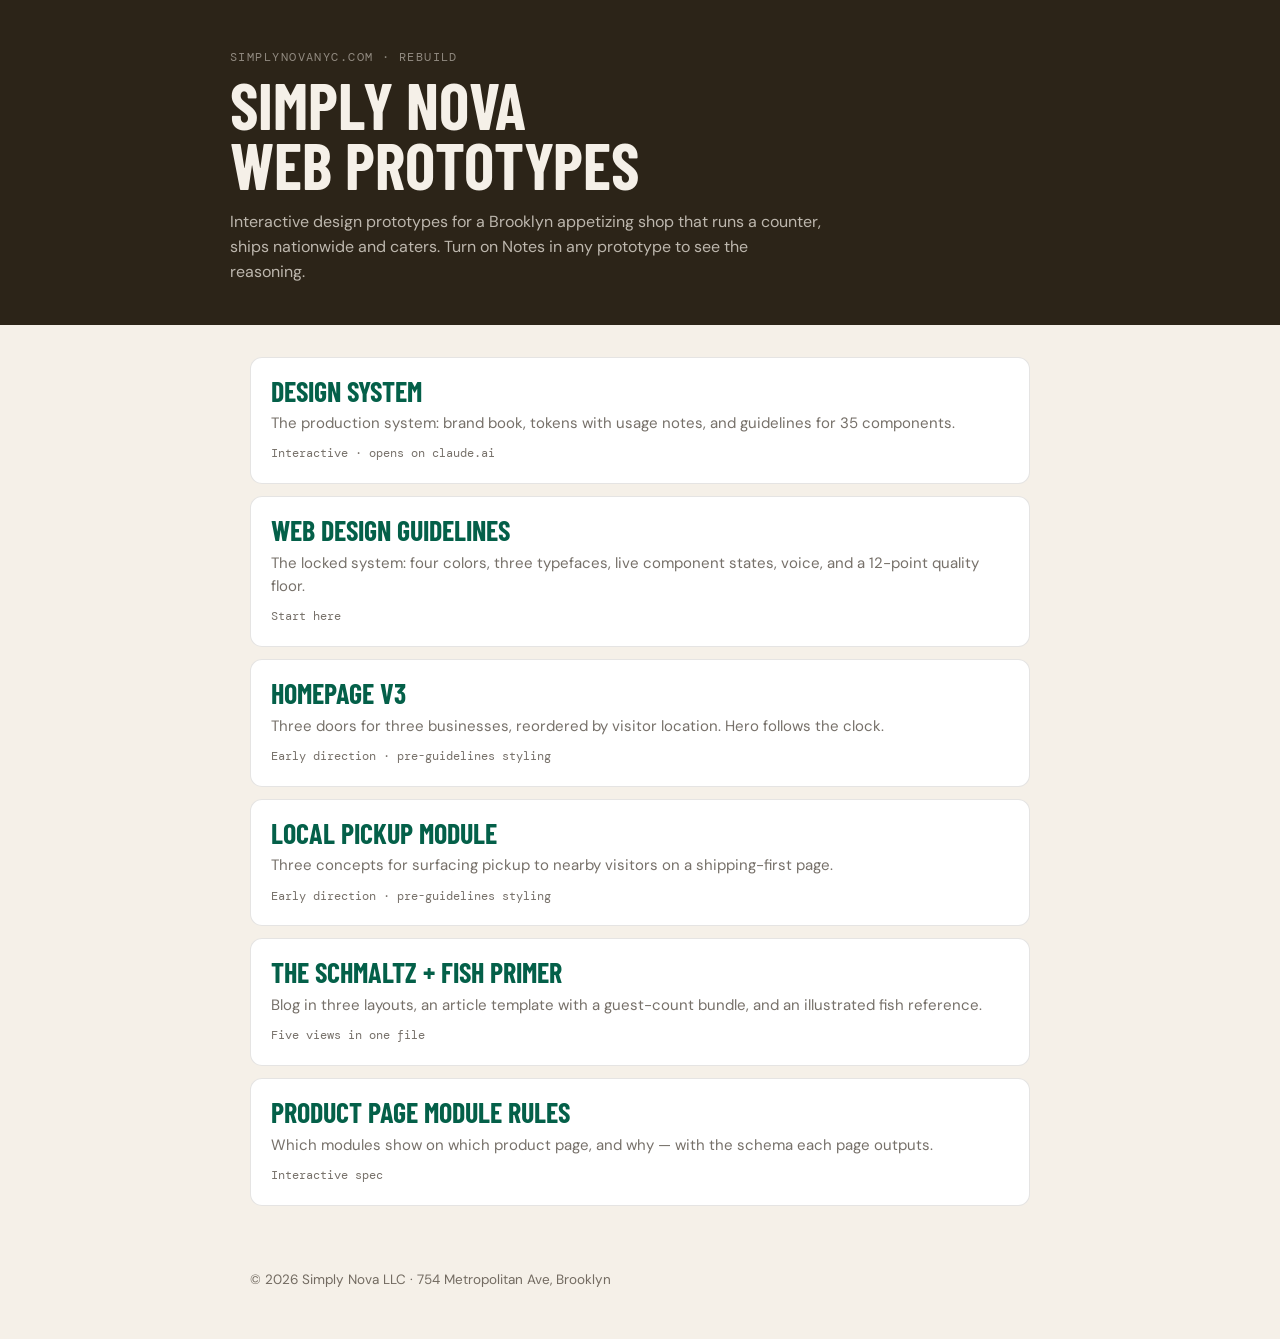
<file: index.html>
<!DOCTYPE html>
<html lang="en">
<head>
<meta charset="utf-8">
<meta name="viewport" content="width=device-width, initial-scale=1">
<title>Simply Nova — Web Prototypes</title>
<link rel="preconnect" href="https://fonts.googleapis.com">
<link rel="preconnect" href="https://fonts.gstatic.com" crossorigin>
<link href="https://fonts.googleapis.com/css2?family=Barlow+Condensed:wght@700&family=DM+Sans:wght@400;500;700&family=DM+Mono&display=swap" rel="stylesheet">
<style>
:root{--cream:#F5F0E8;--raised:#FFFFFF;--espresso:#2C2418;--muted:rgba(44,36,24,.65);--border:rgba(44,36,24,.12);--teal:#046049;--clay:#A8442A;--focus:rgba(168,68,42,.35)}
*{box-sizing:border-box}
body{margin:0;background:var(--cream);color:var(--espresso);font-family:'DM Sans',system-ui,sans-serif;line-height:1.55}
header{background:var(--espresso);color:var(--cream);padding:48px 20px 40px}
main,.in{max-width:820px;margin:0 auto}
main{padding:32px 20px 64px}
h1,h2{font-family:'Barlow Condensed',sans-serif;font-weight:700;text-transform:uppercase;line-height:.95;margin:0}
h1{font-size:clamp(40px,9vw,64px)}
header p{color:rgba(245,240,232,.72);max-width:54ch;margin:14px 0 0}
.eyebrow{font-family:'DM Mono',monospace;font-size:12px;letter-spacing:.12em;text-transform:uppercase;color:rgba(245,240,232,.5);margin:0 0 8px}
ul{list-style:none;padding:0;margin:0;display:grid;gap:12px}
a.card{display:block;background:var(--raised);border:1px solid var(--border);border-radius:12px;padding:20px;color:inherit;text-decoration:none;transition:border-color .15s}
a.card:hover{border-color:var(--clay)}
a.card:hover h2{color:var(--clay)}
a.card h2{font-size:28px;color:var(--teal);transition:color .15s}
a.card p{margin:8px 0 0;color:var(--muted);font-size:15px}
a.card span{display:block;font-family:'DM Mono',monospace;font-size:11.5px;color:var(--muted);margin-top:10px}
:focus-visible{outline:3px solid var(--focus);outline-offset:2px}
footer{max-width:820px;margin:0 auto;padding:0 20px 48px;font-size:13.5px;color:var(--muted)}
@media(prefers-reduced-motion:reduce){*{transition:none!important}}
</style>
</head>
<body>
<header>
  <div class="in">
    <p class="eyebrow">simplynovanyc.com · rebuild</p>
    <h1>Simply Nova<br>Web Prototypes</h1>
    <p>Interactive design prototypes for a Brooklyn appetizing shop that runs a counter, ships nationwide and caters. Turn on Notes in any prototype to see the reasoning.</p>
  </div>
</header>
<main>
  <ul>
    <li><a class="card" href="https://claude.ai/artifact/YPQa1RonD3VqdGwGPMbiJp"><h2>Design system</h2><p>The production system: brand book, tokens with usage notes, and guidelines for 35 components.</p><span>Interactive · opens on claude.ai</span></a></li>
    <li><a class="card" href="simply-nova-guidelines.html"><h2>Web design guidelines</h2><p>The locked system: four colors, three typefaces, live component states, voice, and a 12-point quality floor.</p><span>Start here</span></a></li>
    <li><a class="card" href="simply-nova-homepage-v3.html"><h2>Homepage v3</h2><p>Three doors for three businesses, reordered by visitor location. Hero follows the clock.</p><span>Early direction · pre-guidelines styling</span></a></li>
    <li><a class="card" href="simply-nova-local-module-concepts.html"><h2>Local pickup module</h2><p>Three concepts for surfacing pickup to nearby visitors on a shipping-first page.</p><span>Early direction · pre-guidelines styling</span></a></li>
    <li><a class="card" href="simply-nova-editorial.html"><h2>The Schmaltz + Fish Primer</h2><p>Blog in three layouts, an article template with a guest-count bundle, and an illustrated fish reference.</p><span>Five views in one file</span></a></li>
    <li><a class="card" href="simply-nova-module-rules.html"><h2>Product page module rules</h2><p>Which modules show on which product page, and why — with the schema each page outputs.</p><span>Interactive spec</span></a></li>
  </ul>
</main>
<footer>© 2026 Simply Nova LLC · 754 Metropolitan Ave, Brooklyn</footer>
</body>
</html>
</file>
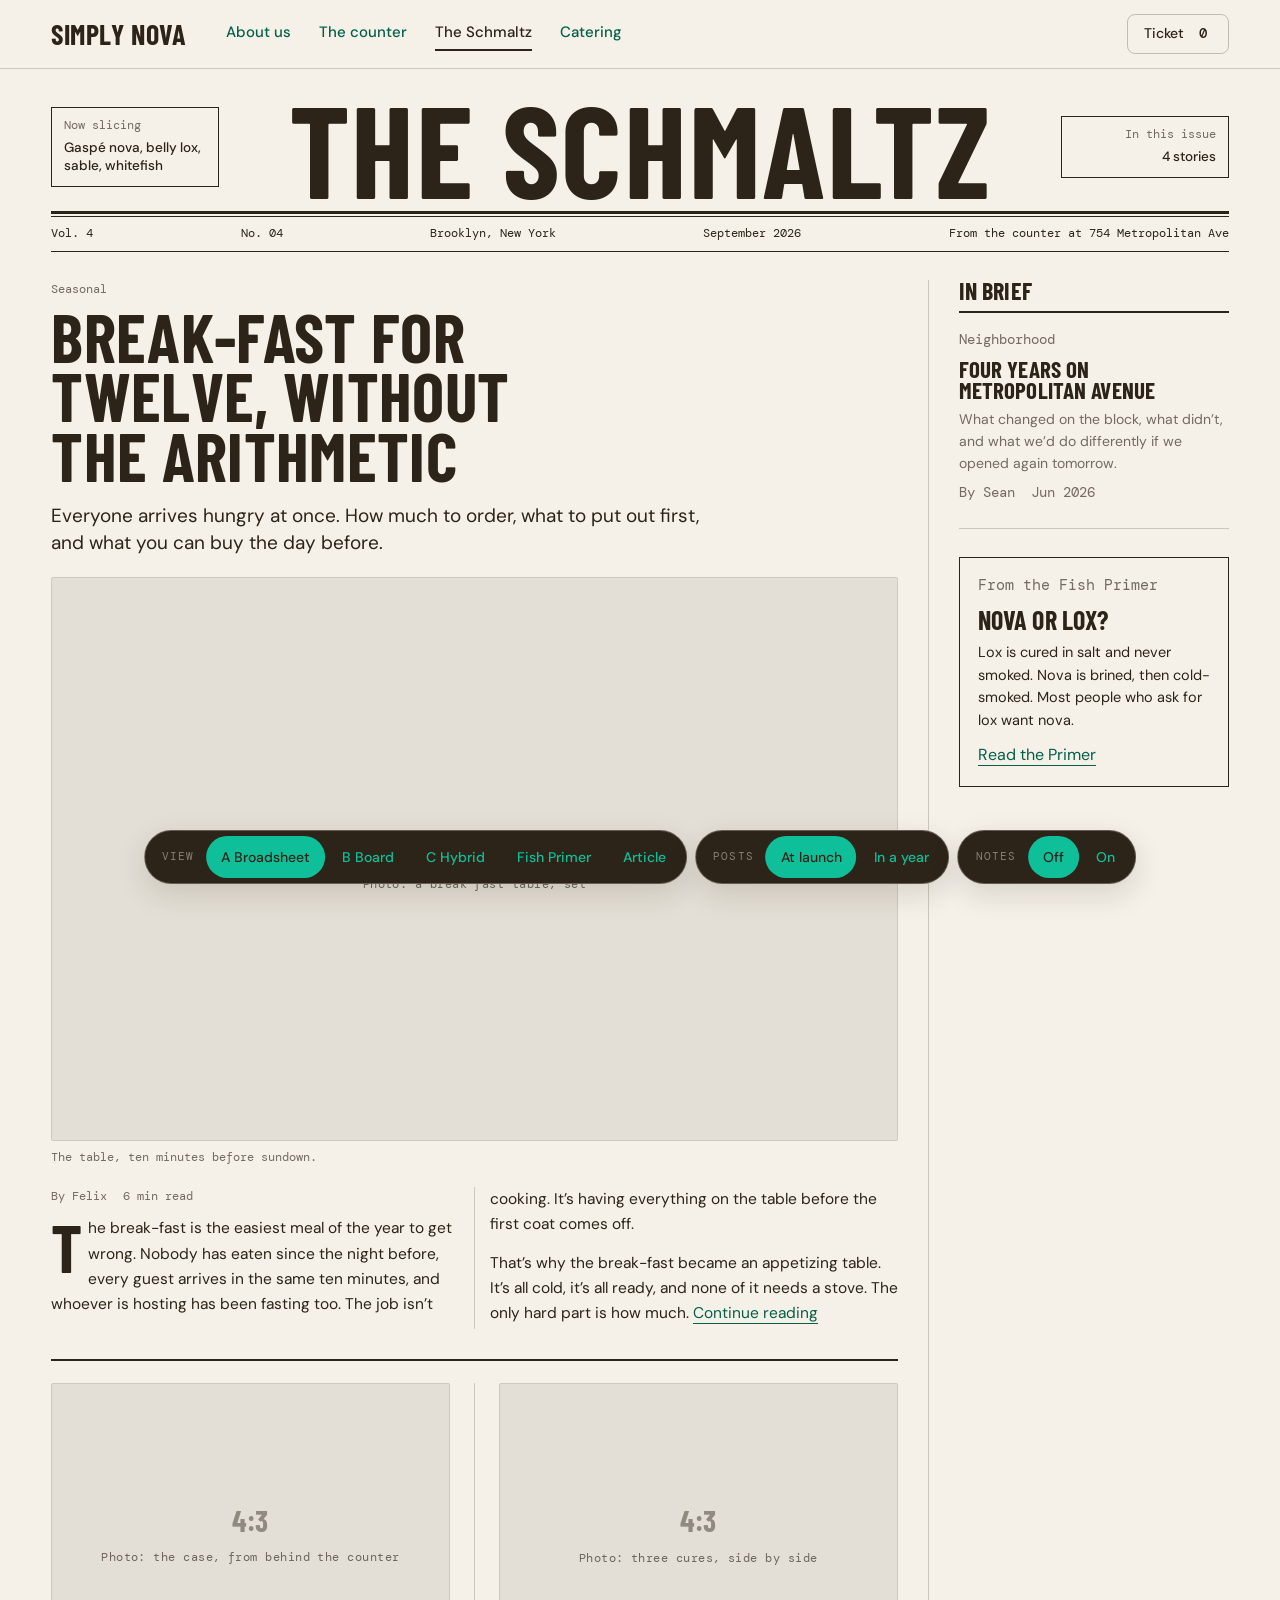
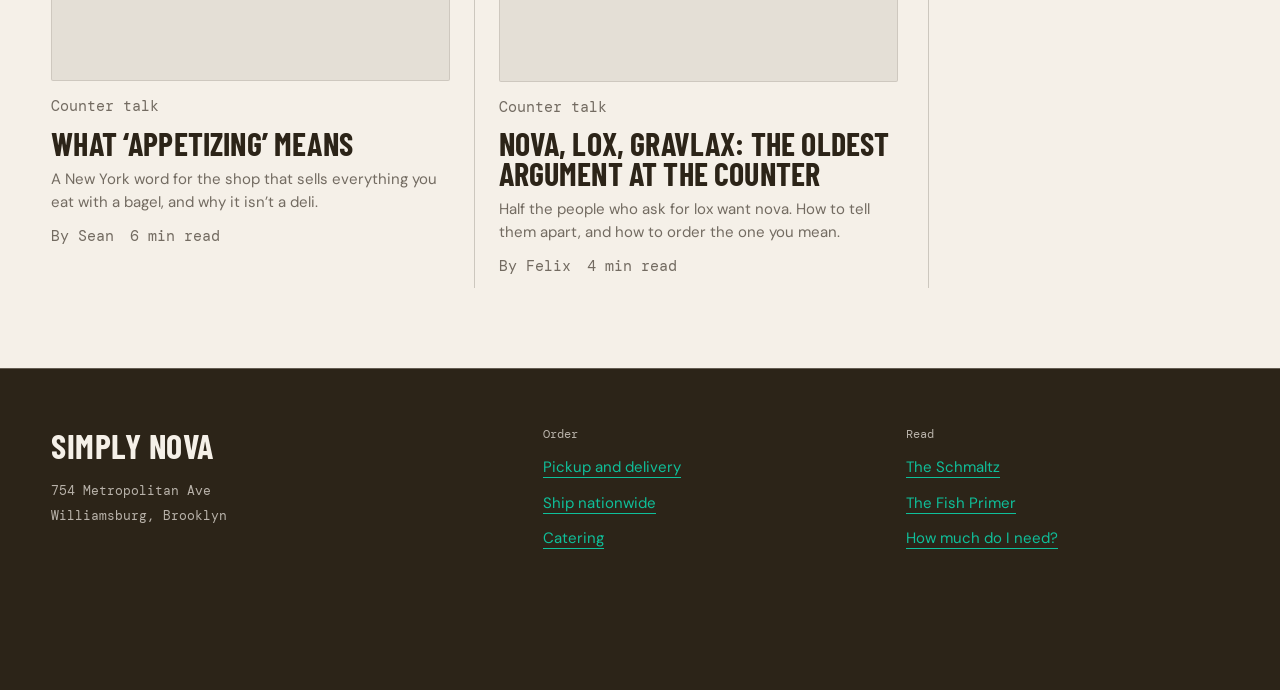
<file: simply-nova-editorial.html>
<!DOCTYPE html>
<html lang="en">
<head>
<meta charset="utf-8">
<meta name="viewport" content="width=device-width, initial-scale=1">
<title>Simply Nova — editorial directions (The Schmaltz + Fish Primer)</title>
<link rel="preconnect" href="https://fonts.googleapis.com">
<link rel="preconnect" href="https://fonts.gstatic.com" crossorigin>
<link href="https://fonts.googleapis.com/css2?family=Barlow+Condensed:wght@600;700&family=DM+Sans:ital,opsz,wght@0,9..40,400;0,9..40,500;0,9..40,700;1,9..40,400&family=DM+Mono:wght@400;500&display=swap" rel="stylesheet">
<style>
/* ============================================================
   SIMPLY NOVA — editorial directions, 11 Sep 2026
   Token block copied verbatim from simply-nova-product-page.html
   so the files diff clean. Five views, one file:
     A  Broadsheet     /the-schmaltz
     B  Counter board  /the-schmaltz
     C  Hybrid         /the-schmaltz
     P  Fish Primer    /fish-primer
     E  Article        /the-schmaltz/<post>
   Prototype chrome = the pills at the bottom + .note blocks.
   ============================================================ */

:root {
  --sn-cream:#F5F0E8; --sn-raised:#FFFFFF; --sn-alt:#D9D1C4;
  --sn-espresso:#2C2418;
  --sn-ink-muted:rgba(44,36,24,.65); --sn-ink-faint:rgba(44,36,24,.45);
  --sn-border:rgba(44,36,24,.12); --sn-rule:rgba(44,36,24,.20);
  --sn-status-bg:rgba(44,36,24,.08); --sn-status-ink:#4A443C;
  --sn-btn2-border:rgba(44,36,24,.25);
  --sn-cream-muted:rgba(245,240,232,.70); --sn-cream-faint:rgba(245,240,232,.45);
  --sn-border-onink:rgba(245,240,232,.16); --sn-rule-onink:rgba(245,240,232,.28);
  --sn-well-onink:rgba(245,240,232,.06);
  --sn-teal:#046049; --sn-teal-onink:#0FBF9A; --sn-teal-tint:#E1F0EC;
  --sn-clay:#A8442A; --sn-clay-focus:rgba(168,68,42,.35);
  --sn-clay-tint:#F6E7E2; --sn-clay-ink:#7A2F1D;
  --sn-hover-ink:var(--sn-clay);
  --sn-scrim:rgba(44,36,24,.44);
  --sn-shadow:rgba(44,36,24,.14);

  --fd:'Barlow Condensed','Arial Narrow',sans-serif;
  --fb:'DM Sans',system-ui,-apple-system,sans-serif;
  --fm:'DM Mono',ui-monospace,monospace;

  --ground:var(--sn-cream); --ink:var(--sn-espresso); --ink-2:var(--sn-ink-muted);
  --border:var(--sn-border); --rule:var(--sn-rule); --well:var(--sn-status-bg);
  --link:var(--sn-teal); --btn-on:var(--sn-cream); --head:var(--sn-espresso);
  --chip-on-bg:var(--sn-espresso); --chip-on-ink:var(--sn-cream);
}
.on-ink {
  --ground:var(--sn-espresso); --ink:var(--sn-cream); --ink-2:var(--sn-cream-muted);
  --border:var(--sn-border-onink); --rule:var(--sn-rule-onink); --well:var(--sn-well-onink);
  --link:var(--sn-teal-onink); --head:var(--sn-cream); --btn-on:var(--sn-espresso);
  --chip-on-bg:var(--sn-teal-onink); --chip-on-ink:var(--sn-espresso);
  background:var(--ground); color:var(--ink);
}

* { box-sizing:border-box; }
html { background:var(--sn-espresso); }
body { margin:0; background:var(--ground); color:var(--ink); font-family:var(--fb); font-size:16px; line-height:1.55; -webkit-font-smoothing:antialiased; }
h1,h2,h3,h4 { color:var(--head); font-family:var(--fd); font-weight:700; text-transform:uppercase; letter-spacing:.005em; line-height:.95; margin:0; text-wrap:balance; }
p { margin:0 0 1em; }
.wrap { width:min(1180px, 92vw); margin:0 auto; }

a { color:var(--link); text-decoration:none; border-bottom:1.5px solid var(--link); transition:color .15s, border-color .15s, background .15s; }
a:hover, a:focus-visible { color:var(--sn-hover-ink); border-color:var(--sn-hover-ink); }
.on-ink a:hover, .on-ink a:focus-visible { color:var(--sn-cream); border-color:var(--sn-clay); }
a.plain { border-bottom:0; color:inherit; }
a.plain:hover { color:var(--sn-hover-ink); }
:focus-visible { outline:3px solid var(--sn-clay-focus); outline-offset:2px; border-radius:4px; }

/* buttons — product page, verbatim */
.btn, .btn-2 { display:inline-flex; align-items:center; justify-content:center; gap:10px; min-height:44px; border-radius:8px; cursor:pointer; font-family:var(--fb); font-size:14.5px; text-decoration:none; }
.btn { background:var(--link); color:var(--btn-on); border:none; padding:12px 22px; font-weight:700; transition:background .15s; }
.btn:hover, .btn:focus-visible, .btn:active { background:var(--sn-clay); color:var(--sn-cream); }
.btn-2 { background:transparent; color:var(--ink); border:1.5px solid var(--sn-btn2-border); padding:11px 21px; font-weight:500; transition:border-color .15s, color .15s; }
.btn-2:hover, .btn-2:focus-visible { border-color:var(--sn-hover-ink); color:var(--sn-hover-ink); }
.btn[aria-disabled="true"] { background:var(--sn-status-bg); color:var(--sn-ink-faint); pointer-events:none; }
.btn.sm, .btn-2.sm { min-height:40px; padding:8px 16px; font-size:14px; }
.btn.wide, .btn-2.wide { width:100%; }
.tag { display:inline-block; font-family:var(--fm); font-size:11.5px; font-weight:500; background:var(--sn-clay-tint); color:var(--sn-clay-ink); padding:6px 11px; border-radius:4px; text-transform:uppercase; letter-spacing:.08em; }
.tag.out { background:var(--sn-status-bg); color:var(--sn-status-ink); }

/* photo placeholder */
.well { background:var(--well); border:1px solid var(--border); border-radius:12px; display:grid; place-content:center; text-align:center; color:var(--ink-2); font-family:var(--fm); font-size:11.5px; letter-spacing:.04em; padding:16px; }
.well b { display:block; font-family:var(--fd); font-weight:700; font-size:30px; letter-spacing:.01em; color:var(--sn-ink-faint); margin-bottom:6px; }
.on-ink .well b { color:var(--sn-cream-faint); }

/* filter chips */
.chips { display:flex; flex-wrap:wrap; gap:8px; }
.chip { font-family:var(--fb); font-size:14px; font-weight:500; cursor:pointer; background:transparent; color:var(--link); border:1.5px solid var(--border); border-radius:999px; padding:7px 15px; min-height:40px; display:inline-flex; align-items:center; gap:8px; transition:background .15s, color .15s, border-color .15s; }
.chip small { font-family:var(--fm); font-size:11.5px; color:var(--ink-2); }
.chip:hover { background:var(--sn-clay); border-color:var(--sn-clay); color:var(--sn-cream); }
.chip:hover small { color:var(--sn-cream); }
.chip[aria-pressed="true"] { background:var(--chip-on-bg); border-color:var(--chip-on-bg); color:var(--chip-on-ink); }
.chip[aria-pressed="true"] small { color:inherit; opacity:.7; }

.byl { display:flex; gap:6px 16px; flex-wrap:wrap; font-family:var(--fm); font-size:12px; color:var(--ink-2); margin:0; }

/* drop cap — espresso, never teal */
.dropcap::first-letter { float:left; font-family:var(--fd); font-weight:700; font-size:4.3em; line-height:.76; margin:.07em .09em 0 0; color:var(--sn-espresso); }

/* ============================================================
   SITE HEADER
   ============================================================ */
.site { background:var(--sn-cream); border-bottom:1px solid var(--sn-rule); position:sticky; top:0; z-index:50; }
.site-in { display:flex; align-items:center; gap:40px; height:68px; }
.mark { font-family:var(--fd); font-weight:700; text-transform:uppercase; font-size:28px; letter-spacing:.02em; color:var(--sn-espresso); border:0; line-height:1; }
.mark:hover { color:var(--sn-espresso); }
.site-nav { display:flex; gap:28px; font-size:15px; font-weight:500; }
.site-nav a { border-bottom:2px solid transparent; padding:4px 0; }
.site-nav a:hover { border-color:var(--sn-clay); }
.site-nav a[aria-current="page"] { color:var(--sn-espresso); border-color:var(--sn-espresso); }
.ticket { margin-left:auto; min-height:40px; padding:7px 16px; font-size:14px; }
.ticket b { display:inline-block; min-width:1.3em; font-family:var(--fm); font-weight:500; text-align:center; }
.ticket b.bump { animation:bump .42s ease; }
@keyframes bump { 40% { transform:scale(1.45); } }

.view { display:none; }
.view.on { display:block; }

/* ============================================================
   A · BROADSHEET
   ============================================================ */
.bs { padding:26px 0 80px; }
.bs-top { display:grid; grid-template-columns:168px minmax(0,1fr) 168px; gap:22px; align-items:center; padding-bottom:12px; }
.ear { border:1px solid var(--sn-espresso); padding:10px 12px 11px; font-size:13.5px; line-height:1.35; }
.ear .k { display:block; font-family:var(--fm); font-size:11.5px; color:var(--ink-2); margin-bottom:5px; }
.ear p { margin:0; font-weight:500; }
.ear.r { text-align:right; }
.bs-mast h1 { font-size:clamp(56px, 10.2vw, 150px); line-height:.8; text-align:center; letter-spacing:.012em; white-space:nowrap; }
.bs-folio { position:relative; display:flex; justify-content:space-between; gap:8px 20px; flex-wrap:wrap; border-top:3px solid var(--sn-espresso); border-bottom:1px solid var(--sn-espresso); padding:10px 0 8px; font-family:var(--fm); font-size:12px; }
.bs-folio::before { content:""; position:absolute; left:0; right:0; top:2px; height:1px; background:var(--sn-espresso); }
.bs-grid { display:grid; grid-template-columns:minmax(0,1fr) 300px; margin-top:28px; }
.bs-main { padding-right:30px; border-right:1px solid var(--sn-rule); }
.bs-side { padding-left:30px; }
.bs-kick { font-family:var(--fm); font-size:12px; color:var(--ink-2); margin:0; }
.bs-lead h2 { font-size:clamp(40px, 5.3vw, 76px); line-height:.88; margin:8px 0 16px; max-width:15ch; }
.bs-dek { font-size:19px; line-height:1.45; max-width:50ch; margin:0 0 20px; }
.bs-photo { aspect-ratio:3/2; border-radius:2px; }
.bs-cap { font-family:var(--fm); font-size:11.5px; color:var(--ink-2); margin:8px 0 20px; }
.bs-cols { columns:2; column-gap:30px; column-rule:1px solid var(--sn-rule); font-size:15.5px; line-height:1.62; }
.bs-cols .byl { margin-bottom:10px; }
.bs-cols p { margin:0 0 .9em; }
.bs-second { display:grid; grid-template-columns:1fr 1fr; border-top:2px solid var(--sn-espresso); margin-top:30px; padding-top:22px; }
.bs-story { padding:0 24px; }
.bs-story:first-child { padding-left:0; border-right:1px solid var(--sn-rule); }
.bs-story:last-child { padding-right:0; }
.bs-story .well { aspect-ratio:4/3; border-radius:2px; margin-bottom:14px; }
.bs-story h3 { font-size:32px; line-height:.92; margin:6px 0 10px; }
.bs-story p { font-size:15px; color:var(--ink-2); margin:0 0 10px; }
.bs-side h2 { font-size:24px; border-bottom:2px solid var(--sn-espresso); padding-bottom:8px; }
.brief { padding:16px 0; border-bottom:1px solid var(--sn-rule); }
.brief h3 { font-size:23px; line-height:.95; margin:5px 0 7px; }
.brief p { font-size:14px; color:var(--ink-2); margin:0 0 8px; }
.bs-primer { margin-top:28px; border:1px solid var(--sn-espresso); padding:16px 18px 18px; }
.bs-primer h3 { font-size:26px; margin:6px 0 8px; }
.bs-primer p { font-size:14.5px; margin:0 0 12px; }
.bs-archive { border-top:2px solid var(--sn-espresso); margin-top:34px; padding-top:14px; }
.bs-archive h2 { font-size:22px; margin-bottom:12px; }
.bs-archive ol { list-style:none; margin:0; padding:0; columns:2; column-gap:30px; column-rule:1px solid var(--sn-rule); }
.bs-archive li { break-inside:avoid; padding:9px 0; border-bottom:1px solid var(--sn-border); display:grid; grid-template-columns:48px 1fr; gap:10px; align-items:baseline; }
.bs-archive li span { font-family:var(--fm); font-size:12px; color:var(--ink-2); }
.bs-archive li a { font-weight:500; font-size:15px; justify-self:start; }

/* ============================================================
   B · COUNTER BOARD   (C reuses .board on cream)
   ============================================================ */
.cb { padding:60px 0 96px; }
.cb h1 { font-size:clamp(66px, 11.4vw, 168px); line-height:.78; }
.cb-sub { display:flex; justify-content:space-between; align-items:flex-end; gap:22px 40px; flex-wrap:wrap; margin:30px 0 34px; }
.cb-sub p { max-width:44ch; margin:0; color:var(--ink-2); font-size:17px; }

.board { list-style:none; margin:0; padding:0; border-bottom:1px solid var(--rule); }
.row { display:grid; grid-template-columns:92px minmax(0,1fr) 128px 104px 72px; gap:24px; align-items:center; padding:22px 14px; border-top:1px solid var(--rule); border-bottom:0; color:var(--ink); }
a.row:hover, a.row:focus-visible { background:var(--well); color:var(--ink); border-color:var(--rule); }
.row .no { font-family:var(--fd); font-weight:700; font-size:54px; line-height:.8; color:var(--ink-2); }
.row h3 { font-size:clamp(24px, 2.5vw, 34px); line-height:.94; margin:0 0 7px; }
.row .dek { display:block; font-size:15px; color:var(--ink-2); max-width:62ch; }
.row .tg, .row .when { font-family:var(--fm); font-size:12px; color:var(--ink-2); line-height:1.5; }
.row .when span { display:block; }
.row .rd { justify-self:end; font-size:14px; font-weight:500; color:var(--link); border:1.5px solid var(--border); border-radius:999px; padding:6px 14px; transition:background .15s, color .15s, border-color .15s; }
.row:hover .rd { background:var(--sn-clay); border-color:var(--sn-clay); color:var(--sn-cream); }

/* ============================================================
   C · HYBRID
   ============================================================ */
.hy { padding:34px 0 80px; }
.hy-head { display:flex; align-items:baseline; justify-content:space-between; gap:10px 24px; flex-wrap:wrap; border-bottom:2px solid var(--sn-espresso); padding-bottom:14px; margin-bottom:40px; }
.hy-head h1 { font-size:46px; }
.hy-head p { margin:0; color:var(--ink-2); max-width:52ch; }
.hy-lead { display:grid; grid-template-columns:minmax(0,1.1fr) minmax(0,1fr); gap:52px; align-items:center; margin-bottom:72px; }
.hy-lead .well { aspect-ratio:5/4; }
.hy-kick { display:flex; gap:16px; align-items:baseline; margin-bottom:18px; }
.hy-kick b { font-family:var(--fd); font-weight:700; font-size:26px; line-height:1; }
.hy-kick span { font-family:var(--fm); font-size:12px; color:var(--ink-2); }
.hy-lead h2 { font-size:clamp(44px, 5.8vw, 86px); line-height:.86; margin-bottom:20px; }
.hy-lead .dek { font-size:18.5px; line-height:1.5; max-width:42ch; margin:0 0 18px; }
.hy-lead .byl { margin-bottom:28px; }
.hy-bar { display:flex; justify-content:space-between; align-items:center; gap:14px 20px; flex-wrap:wrap; margin-bottom:16px; }
.hy-bar h2 { font-size:30px; }

/* newsletter band */
.news { padding:70px 0; }
.news .wrap { display:grid; grid-template-columns:1fr 1fr; gap:52px; align-items:center; }
.news h2 { font-size:clamp(36px, 4.4vw, 58px); line-height:.9; }
.news p { color:var(--ink-2); margin:14px 0 0; max-width:44ch; }
.signup { display:flex; gap:10px; flex-wrap:wrap; }
.signup input { flex:1; min-width:220px; min-height:48px; border-radius:8px; border:1.5px solid var(--sn-rule-onink); background:transparent; color:var(--sn-cream); font:inherit; font-size:15px; padding:0 16px; }
.signup input::placeholder { color:var(--sn-cream-faint); }
.signup input:focus-visible { border-color:var(--sn-clay); }
.signup .btn { min-height:48px; }
.fine { font-family:var(--fm); font-size:12px; color:var(--ink-2); margin:12px 0 0; }

/* ============================================================
   P · FISH PRIMER
   ============================================================ */
.fp { padding:46px 0 96px; }
.fp-head { display:grid; grid-template-columns:minmax(0,1.35fr) minmax(0,1fr); gap:48px; align-items:end; margin-bottom:36px; }
.fp-head h1 { font-size:clamp(58px, 8.6vw, 124px); line-height:.8; }
.fp-head .lede { font-size:19px; line-height:1.45; margin:20px 0 0; max-width:40ch; }
.key { border:1px solid var(--sn-rule); border-radius:6px; padding:18px 20px 20px; background:var(--sn-raised); }
.key h2 { font-size:21px; margin-bottom:14px; }
.key dl { margin:0; display:grid; gap:14px; }
.key dd { margin:6px 0 0; font-size:14px; color:var(--ink-2); }
.fp-bar { position:sticky; top:68px; z-index:20; background:var(--sn-cream); display:flex; justify-content:space-between; align-items:center; gap:12px 20px; flex-wrap:wrap; padding:12px 0; border-top:2px solid var(--sn-espresso); border-bottom:1px solid var(--sn-rule); margin-bottom:26px; }
.fp-actions { display:flex; gap:10px; align-items:center; flex-wrap:wrap; }
.fp-msg { flex-basis:100%; font-size:13.5px; color:var(--ink-2); margin:0; border-left:2px solid var(--sn-rule); padding:2px 0 2px 12px; }
.fp-msg:empty { display:none; }

.plates { display:grid; grid-template-columns:repeat(auto-fill, minmax(264px, 1fr)); gap:18px; }
.plate { border:1px solid var(--sn-rule); border-radius:6px; background:var(--sn-raised); display:flex; flex-direction:column; transition:border-color .15s, box-shadow .15s; }
.plate[data-picked="true"] { border-color:var(--sn-espresso); box-shadow:0 0 0 1px var(--sn-espresso); }
.plate-art { margin:12px; padding:14px 12px; background:var(--sn-cream); border:1px solid var(--sn-rule); outline:1px solid var(--sn-border); outline-offset:3px; }
.plate-art svg, .thumb svg { display:block; width:100%; height:auto; }
.nss * { vector-effect:non-scaling-stroke; }
.plate-body { padding:8px 18px 16px; display:flex; flex-direction:column; gap:12px; flex:1; }
.fam { font-family:var(--fm); font-size:12px; color:var(--ink-2); margin:0; }
.plate h3 { font-size:30px; line-height:.9; }
.latin { font-style:italic; font-size:14px; color:var(--ink-2); margin:5px 0 0; }
.mss { display:grid; gap:8px; }
.ms { display:grid; grid-template-columns:58px minmax(0,1fr) 58px; align-items:center; gap:10px; font-family:var(--fm); font-size:11px; color:var(--ink-2); }
.ms span:last-child { text-align:right; }
.ms i { position:relative; height:1.5px; background:var(--sn-rule); }
.ms i::after { content:""; position:absolute; left:var(--v); top:50%; width:11px; height:11px; margin:-5.5px 0 0 -5.5px; border-radius:50%; background:var(--sn-espresso); }
.eat { font-size:14.5px; margin:0; line-height:1.45; }
.eat b { font-weight:700; margin-right:4px; }
.plate-foot { margin-top:auto; display:flex; justify-content:space-between; align-items:center; gap:10px; padding-top:12px; border-top:1px solid var(--sn-border); }
.plate-foot a { font-size:14px; font-weight:500; }
.cmp { display:inline-flex; align-items:center; gap:8px; min-height:36px; padding:6px 12px; border-radius:8px; border:1.5px solid var(--sn-btn2-border); background:transparent; color:var(--ink); font-family:var(--fb); font-size:13.5px; font-weight:500; cursor:pointer; transition:border-color .15s, color .15s, background .15s; }
.cmp .box { width:14px; height:14px; border:1.5px solid currentColor; border-radius:3px; position:relative; }
.cmp:hover { border-color:var(--sn-clay); color:var(--sn-clay); }
.cmp[aria-pressed="true"] { background:var(--sn-espresso); border-color:var(--sn-espresso); color:var(--sn-cream); }
.cmp[aria-pressed="true"] .box::after { content:""; position:absolute; left:3.5px; top:0; width:4px; height:8px; border:solid currentColor; border-width:0 1.5px 1.5px 0; transform:rotate(45deg); }

/* compare sheet */
.scrim { position:fixed; inset:0; background:var(--sn-scrim); z-index:80; display:none; align-items:flex-end; justify-content:center; padding:5vh 3vw 0; }
.scrim.on { display:flex; }
.sheet { background:var(--sn-cream); border-radius:16px 16px 0 0; width:min(1100px, 100%); max-height:90vh; overflow:auto; padding:28px 32px 44px; transform:translateY(28px); opacity:0; transition:transform .24s cubic-bezier(.22,.61,.36,1), opacity .2s; }
.scrim.show .sheet { transform:none; opacity:1; }
.sheet-head { display:flex; justify-content:space-between; align-items:flex-start; gap:20px; margin-bottom:22px; }
.sheet-head h2 { font-size:clamp(30px, 3.6vw, 46px); }
.sheet-head p { margin:8px 0 0; color:var(--ink-2); }
.ctable { width:100%; border-collapse:collapse; font-size:14.5px; min-width:640px; }
.ctable th, .ctable td { padding:14px 12px; border-bottom:1px solid var(--sn-border); text-align:left; vertical-align:top; }
.ctable thead th { vertical-align:bottom; border-bottom:2px solid var(--sn-espresso); }
.ctable thead h3 { font-size:26px; margin-top:10px; }
.ctable tbody th { font-family:var(--fm); font-size:12px; font-weight:400; color:var(--ink-2); width:150px; }
.ctable .ms { grid-template-columns:52px minmax(0,1fr) 52px; }
.thumb { background:var(--sn-raised); border:1px solid var(--sn-rule); padding:8px; max-width:180px; }
.scroll-x { overflow-x:auto; }

/* ============================================================
   E · ARTICLE
   ============================================================ */
.art { padding:34px 0 0; }
.art-grid { display:grid; grid-template-columns:150px minmax(0,620px) minmax(0,1fr); column-gap:40px; }
.art-no { grid-column:1; grid-row:1; font-family:var(--fd); font-weight:700; font-size:104px; line-height:.8; padding-top:40px; letter-spacing:-.01em; }
.art-no small { display:block; font-family:var(--fm); font-weight:400; font-size:12px; line-height:1.5; letter-spacing:0; color:var(--ink-2); margin-bottom:10px; }
.art-head { grid-column:2 / 4; grid-row:1; }
.crumb { font-family:var(--fm); font-size:12px; color:var(--ink-2); margin:0 0 20px; display:flex; gap:10px; }
.crumb a { border-bottom-width:1px; }
.art-head h1 { font-size:clamp(46px, 7.4vw, 110px); line-height:.84; max-width:14ch; margin-bottom:24px; }
.art-dek { font-size:21px; line-height:1.45; max-width:44ch; margin:0 0 34px; }
.art-fig { grid-column:2 / 4; grid-row:2; margin:0 0 44px; }
.art-fig .well { aspect-ratio:16/9; }
.art-fig figcaption { font-family:var(--fm); font-size:12px; color:var(--ink-2); margin-top:10px; }
.art-meta { grid-column:1; grid-row:3; align-self:start; position:sticky; top:100px; display:grid; gap:18px; font-size:14px; line-height:1.4; padding-top:6px; border-top:2px solid var(--sn-espresso); }
.art-meta dt { font-family:var(--fm); font-size:11.5px; color:var(--ink-2); margin-bottom:3px; }
.art-meta dd { margin:0; }
.art-meta dd span { display:block; color:var(--ink-2); }
.art-body { grid-column:2; grid-row:3; font-size:19px; line-height:1.64; }
.art-body p { margin:0 0 1.1em; }
.art-body h2 { font-size:36px; line-height:.94; margin:1.5em 0 .55em; }
.cnote { float:right; clear:right; width:250px; margin:4px -290px 16px 0; font-family:var(--fm); font-size:13px; line-height:1.6; color:var(--ink-2); border-top:2px solid var(--sn-espresso); padding-top:10px; }
.cnote b { display:block; font-family:var(--fb); font-size:13px; font-weight:700; color:var(--ink); margin-bottom:5px; }
.art-body .pull { margin:1.4em -290px 1.4em 0; padding:24px 0 0; border-top:2px solid var(--sn-espresso); font-family:var(--fd); font-weight:700; text-transform:uppercase; font-size:clamp(34px, 4vw, 58px); line-height:.94; color:var(--ink); text-wrap:balance; }
.gloss { color:var(--ink); border-bottom:2px dotted var(--link); cursor:help; }
.gloss:hover, .gloss:focus-visible { color:var(--sn-clay); border-bottom:2px dotted var(--sn-clay); }

/* popover */
.pop { position:absolute; z-index:70; width:300px; background:var(--sn-raised); border:1px solid var(--sn-border); border-radius:14px; box-shadow:0 14px 34px var(--sn-shadow); padding:16px 18px 18px; display:none; font-size:14px; line-height:1.45; }
.pop.on { display:block; animation:popin .14s ease-out; }
@keyframes popin { from { opacity:0; transform:translateY(5px); } }
.pop .src { font-family:var(--fm); font-size:11.5px; color:var(--ink-2); margin:0 0 8px; }
.pop h4 { font-size:24px; margin:0 0 6px; }
.pop .who { color:var(--ink-2); margin:0 0 12px; }
.pop .pr { font-family:var(--fm); font-size:14.5px; margin:0 0 3px; }
.pop .pr span { color:var(--ink-2); }
.pop .av { font-family:var(--fm); font-size:12px; color:var(--ink-2); margin:0 0 14px; }
.pop .mss { margin:0 0 14px; }
.pop .more { display:inline-block; margin-top:12px; font-size:13.5px; font-weight:500; }
.pop .tag { margin-bottom:10px; }

/* bundle */
.bundle { padding:30px 0 80px; }
.bundle-card { background:var(--sn-raised); border:1px solid var(--sn-border); border-radius:16px; display:grid; grid-template-columns:minmax(0,.9fr) minmax(0,1.1fr); overflow:hidden; }
.b-left { padding:34px 36px 36px; border-right:1px solid var(--sn-border); display:flex; flex-direction:column; gap:24px; }
.b-left h2 { font-size:clamp(34px, 3.8vw, 52px); line-height:.9; }
.b-left > p { margin:10px 0 0; color:var(--ink-2); font-size:15px; }
.k { font-family:var(--fm); font-size:11.5px; color:var(--ink-2); margin:0 0 10px; }
.mode { display:grid; grid-template-columns:1fr 1fr; border:1.5px solid var(--sn-btn2-border); border-radius:10px; overflow:hidden; }
.mode button { border:0; background:transparent; cursor:pointer; min-height:46px; font-family:var(--fb); font-size:14.5px; font-weight:500; color:var(--ink-2); transition:background .15s, color .15s; }
.mode button + button { border-left:1.5px solid var(--sn-border); }
.mode button:hover { color:var(--sn-hover-ink); }
.mode button[aria-pressed="true"] { background:var(--sn-espresso); color:var(--sn-cream); }
.stepper { display:inline-flex; align-items:center; border:1.5px solid var(--sn-btn2-border); border-radius:10px; overflow:hidden; }
.stepper button { width:48px; height:48px; border:0; background:transparent; cursor:pointer; font-size:20px; color:var(--ink); font-family:var(--fb); }
.stepper button:hover { background:var(--sn-clay); color:var(--sn-cream); }
.stepper input { width:78px; height:48px; border:0; border-left:1.5px solid var(--sn-border); border-right:1.5px solid var(--sn-border); text-align:center; font-family:var(--fm); font-size:18px; background:transparent; color:var(--ink); }
.msg { font-size:13.5px; color:var(--ink-2); border-left:2px solid var(--sn-rule); padding:3px 0 3px 12px; margin:12px 0 0; }
.b-right { padding:28px 36px 32px; }
.lines { list-style:none; margin:0; padding:0; }
.lines li { display:grid; grid-template-columns:minmax(0,1fr) auto minmax(78px,auto); gap:18px; align-items:baseline; padding:13px 0; border-bottom:1px solid var(--sn-border); }
.lines .nm { font-weight:500; }
.lines .nm small { display:block; font-weight:400; color:var(--ink-2); font-size:13px; margin-top:2px; }
.lines .q, .lines .p { font-family:var(--fm); font-size:14px; white-space:nowrap; }
.lines .p { text-align:right; }
.lines li.off .nm, .lines li.off .q { opacity:.5; }
.lines li.off .p .tag { font-size:10px; padding:4px 7px; white-space:nowrap; }
.total { display:flex; justify-content:space-between; align-items:baseline; gap:16px; padding:20px 0 4px; }
.total b { font-family:var(--fd); font-size:44px; line-height:1; font-weight:700; }
.total span { font-family:var(--fm); font-size:12.5px; color:var(--ink-2); }
.b-actions { display:grid; gap:10px; margin-top:18px; }
.confirm { font-size:13.5px; color:var(--ink-2); min-height:1.5em; margin:10px 0 0; }

.more-sec { padding:64px 0 90px; }
.more-sec h2 { font-size:30px; margin-bottom:16px; }

/* ============================================================
   FOOTER
   ============================================================ */
.site-foot { padding:60px 0 140px; border-top:1px solid var(--sn-rule-onink); }
.foot-grid { display:grid; grid-template-columns:1.4fr 1fr 1fr; gap:40px; }
.foot-mark { font-family:var(--fd); font-weight:700; text-transform:uppercase; font-size:34px; letter-spacing:.015em; margin-bottom:16px; line-height:1; }
.foot-addr { font-family:var(--fm); font-size:12.5px; color:var(--ink-2); line-height:2; margin:0; }
.site-foot h2 { font-family:var(--fm); font-size:12px; font-weight:400; text-transform:none; color:var(--ink-2); letter-spacing:0; margin-bottom:16px; }
.site-foot ul { list-style:none; margin:0; padding:0; display:grid; gap:12px; font-size:15px; }

/* ============================================================
   PROTOTYPE CHROME — not part of the design
   ============================================================ */
.note { display:none; font-family:var(--fm); font-size:12px; line-height:1.65; color:var(--ink-2); border-left:2px solid var(--rule); padding:8px 0 8px 14px; margin:0 0 28px; max-width:78ch; }
.note b { color:var(--ink); font-weight:500; }
body.notes-on .note { display:block; }
.switchers { position:fixed; bottom:16px; left:50%; transform:translateX(-50%); z-index:90; display:flex; flex-wrap:wrap; justify-content:center; gap:8px; width:max-content; max-width:96vw; }
.switcher { display:flex; align-items:center; gap:2px; background:var(--sn-espresso); border:1px solid var(--sn-rule-onink); border-radius:999px; padding:5px; box-shadow:0 10px 30px var(--sn-shadow); overflow-x:auto; max-width:96vw; }
.switcher[hidden] { display:none; }
.switcher .pill-label { font-family:var(--fm); font-size:10.5px; letter-spacing:.1em; text-transform:uppercase; color:var(--sn-cream-faint); padding:0 10px 0 12px; white-space:nowrap; }
.switcher button { font-family:var(--fb); font-size:14px; font-weight:500; cursor:pointer; background:transparent; color:var(--sn-teal-onink); border:0; border-radius:999px; padding:10px 15px; min-height:42px; white-space:nowrap; transition:background .15s, color .15s; }
.switcher button[aria-pressed="true"] { background:var(--sn-teal-onink); color:var(--sn-espresso); }
.switcher button:hover, .switcher button:focus-visible { background:var(--sn-clay); color:var(--sn-cream); }

@media (prefers-reduced-motion:reduce) { * { animation-duration:.001ms !important; transition:none !important; } }

/* ============================================================
   RESPONSIVE
   ============================================================ */
@media (max-width:1239px) {
  .art-grid { grid-template-columns:minmax(0,620px) minmax(0,1fr); }
  .art-no { display:none; }
  .art-head, .art-fig { grid-column:1 / 3; }
  .art-meta { grid-column:1 / 3; grid-row:3; position:static; display:flex; flex-wrap:wrap; gap:14px 34px; margin-bottom:34px; padding-top:14px; }
  .art-body { grid-column:1; grid-row:4; }
}
@media (max-width:1040px) {
  .bs-top { grid-template-columns:1fr; }
  .ear { display:none; }
  .bs-grid { grid-template-columns:1fr; }
  .bs-main { padding-right:0; border-right:0; }
  .bs-side { padding-left:0; margin-top:34px; }
  .row { grid-template-columns:70px minmax(0,1fr) 110px 72px; }
  .row .when { display:none; }
}
@media (max-width:979px) {
  .art-grid { grid-template-columns:1fr; }
  .art-head, .art-fig, .art-meta, .art-body { grid-column:1; }
  .cnote { float:none; width:auto; margin:0 0 1.4em; padding:12px 0 0; }
  .art-body .pull { margin-right:0; }
  .bundle-card { grid-template-columns:1fr; }
  .b-left { border-right:0; border-bottom:1px solid var(--sn-border); }
  .hy-lead, .news .wrap, .fp-head { grid-template-columns:1fr; gap:28px; }
}
@media (max-width:820px) {
  .site-nav { display:none; }
  .bs-cols { columns:1; }
  .bs-second { grid-template-columns:1fr; }
  .bs-story, .bs-story:first-child, .bs-story:last-child { padding:0; border-right:0; }
  .bs-story + .bs-story { margin-top:28px; }
  .bs-archive ol { columns:1; }
  .foot-grid { grid-template-columns:1fr 1fr; }
}
@media (max-width:640px) {
  .row { grid-template-columns:44px minmax(0,1fr); gap:6px 14px; padding:18px 4px; align-items:start; }
  .row .no { font-size:34px; }
  .row .tg { grid-column:2; }
  .row .rd { display:none; }
  .bs-folio span:nth-child(n+4) { display:none; }
  .lines li { grid-template-columns:minmax(0,1fr) auto; }
  .lines .q { grid-column:2; grid-row:1; }
  .lines .p { grid-column:2; grid-row:2; }
  .b-left, .b-right { padding:24px 20px; }
  .sheet { padding:22px 18px 36px; }
  .fp-bar .chips { flex-wrap:nowrap; overflow-x:auto; width:100%; padding-bottom:2px; }
  .fp-bar .chip { flex:none; }
  .fp-actions { width:100%; flex-wrap:nowrap; }
  .fp-actions > * { flex:1; }
  .switcher .pill-label { display:none; }
  .switcher button { padding:9px 11px; font-size:13px; }
}
</style>
</head>

<body>

<!-- ══ SITE HEADER ════════════════════════════════════════ -->
<header class="site">
  <div class="wrap site-in">
    <a class="mark" href="#c">Simply Nova</a>
    <nav class="site-nav" aria-label="Main">
      <a href="#" data-noop>About us</a>
      <a href="#" data-noop>The counter</a>
      <a href="#c" id="navSchmaltz" aria-current="page">The Schmaltz</a>
      <a href="#" data-noop>Catering</a>
    </nav>
    <a class="btn-2 ticket" href="#" data-noop>Ticket <b id="ticketN">0</b></a>
  </div>
</header>

<!-- ══ A · BROADSHEET ═════════════════════════════════════ -->
<main class="view" id="v-a">
  <div class="wrap bs">
    <p class="note"><b>A · Broadsheet.</b> The most on-brand for nostalgia — the masthead does all the work. The cost is volume: this layout has seven slots (lead, two seconds, four briefs) before the archive starts, and every story above the fold wants its own photo. Flip <b>Posts</b> to “At launch” and watch the right rail empty out. It also implies a publishing rhythm: a front page that shows the same lead for six weeks reads as a paper that stopped printing.</p>
    <div class="bs-top">
      <div class="ear"><span class="k">Now slicing</span><p>Gaspé nova, belly lox, sable, whitefish</p></div>
      <div class="bs-mast"><h1>The Schmaltz</h1></div>
      <div class="ear r"><span class="k">In this issue</span><p id="bsCount">4 stories</p></div>
    </div>
    <div class="bs-folio"><span>Vol. 4</span><span id="bsNo">No. 04</span><span>Brooklyn, New York</span><span>September 2026</span><span>From the counter at 754 Metropolitan Ave</span></div>
    <div class="bs-grid" id="bsGrid"></div>
  </div>
</main>

<!-- ══ B · COUNTER BOARD ══════════════════════════════════ -->
<main class="view on-ink" id="v-b">
  <div class="wrap cb">
    <p class="note"><b>B · Counter board.</b> Same grammar as the /order menu — number, name, one line, done — so the blog reads as part of the shop rather than a bolt-on. Needs no photography and looks finished at four posts or forty. The weakness is that nothing pulls: the newest post gets exactly the same weight as the oldest, so a seasonal push can’t shout.</p>
    <h1>The Schmaltz</h1>
    <div class="cb-sub">
      <p>Notes, arguments and the occasional recipe from behind the counter at Simply Nova.</p>
      <div class="chips" id="cbChips" role="group" aria-label="Filter posts"></div>
    </div>
    <ol class="board" id="cbBoard"></ol>
  </div>
</main>

<!-- ══ C · HYBRID ═════════════════════════════════════════ -->
<main class="view" id="v-c">
  <div class="wrap hy">
    <p class="note"><b>C · Hybrid — my pick.</b> One photo-led lead, and the board handles everything behind it. You only ever need one great image at a time, and the page never looks empty. The lead defaults to the newest post, but it should be pinnable: a seasonal post can hold the top slot until the holiday passes, then drop into the board by itself.</p>
    <div class="hy-head">
      <h1>The Schmaltz</h1>
      <p>Notes, arguments and the occasional recipe from behind the counter.</p>
    </div>
    <article class="hy-lead" id="hyLead"></article>
    <div class="hy-bar">
      <h2>Earlier</h2>
      <div class="chips" id="hyChips" role="group" aria-label="Filter posts"></div>
    </div>
    <ol class="board" id="hyBoard"></ol>
  </div>
  <section class="news on-ink">
    <div class="wrap">
      <div>
        <h2>The Schmaltz, by email</h2>
        <p>About once a month: new posts, and what’s worth ordering before the next holiday.</p>
      </div>
      <div>
        <div class="signup"><input type="email" placeholder="Email address" aria-label="Email address"><button class="btn">Sign up</button></div>
        <p class="fine">Unsubscribe from any issue in one click.</p>
      </div>
    </div>
  </section>
</main>

<!-- ══ P · FISH PRIMER ════════════════════════════════════ -->
<main class="view" id="v-p">
  <div class="wrap fp">
    <p class="note"><b>Fish Primer · specimen chart.</b> Reference, not blog — no dates, no bylines, linked from every PDP. Plates are hand-drawn SVG so this ships before the photo budget is approved, and it follows the same three cure families as the PDP swatches, plus pickled. The scales are the PDP taste-profile scales, so a fish reads the same on both pages. Compare holds four; picking a fifth swaps out the oldest instead of erroring (never block).</p>
    <div class="fp-head">
      <div>
        <h1>The Fish Primer</h1>
        <p class="lede">Every fish at the counter: how it’s cured, whether it’s smoked, and what to eat it with.</p>
      </div>
      <aside class="key">
        <h2>Reading a plate</h2>
        <dl>
          <div><dt><div class="ms"><span>Mild</span><i style="--v:30%"></i><span>Assertive</span></div></dt><dd>How loudly the salt and smoke come through.</dd></div>
          <div><dt><div class="ms"><span>Slices</span><i style="--v:80%"></i><span>Flakes</span></div></dt><dd>Cured and cold-smoked fish slices in sheets. Hot-smoked fish is cooked, so it flakes.</dd></div>
        </dl>
      </aside>
    </div>
    <div class="fp-bar">
      <div class="chips" id="fpChips" role="group" aria-label="Filter by cure"></div>
      <div class="fp-actions">
        <button class="btn-2 sm" id="fpClassic">Compare nova, lox and gravlax</button>
        <a class="btn sm" href="#" id="fpGo" aria-disabled="true">Pick two to compare</a>
      </div>
      <p class="fp-msg" id="fpMsg" aria-live="polite"></p>
    </div>
    <div class="plates" id="fpGrid"></div>
  </div>
  <div class="scrim" id="scrim">
    <div class="sheet" role="dialog" aria-modal="true" aria-labelledby="sheetH">
      <div class="sheet-head">
        <div><h2 id="sheetH">Side by side</h2><p id="sheetSub"></p></div>
        <button class="btn-2 sm" id="sheetClose">Close</button>
      </div>
      <div class="scroll-x" id="sheetBody"></div>
    </div>
  </div>
</main>

<!-- ══ E · ARTICLE ════════════════════════════════════════ -->
<main class="view" id="v-e">
  <article class="art">
    <div class="wrap">
      <p class="note"><b>Article template.</b> Counter notes sit in the margin on desktop and drop inline on mobile — they’re the voice of the second person behind the counter, set in the label face so no fourth typeface is needed. Product names open a card that answers in the current fulfilment mode: switch the bundle below to “Ship nationwide”, then hover Whitefish salad again. Glossary terms pull their definition from the Primer, so it’s written once. Copy, prices and ship eligibility throughout are placeholders.</p>
    </div>
    <div class="wrap art-grid">
      <div class="art-no" aria-hidden="true"><small>The Schmaltz<br>Number</small><span id="artNo">04</span></div>
      <header class="art-head">
        <p class="crumb"><a href="#c">The Schmaltz</a><span>/</span><span>Seasonal</span></p>
        <h1>Break-fast for twelve, without the arithmetic</h1>
        <p class="art-dek">Yom Kippur ends at sundown and everyone arrives hungry at once. How much to order, what to put out first, and what you can buy the day before.</p>
      </header>
      <figure class="art-fig">
        <div class="well"><b>16:9</b>Lead photo: a break-fast table, set</div>
        <figcaption>The table, ten minutes before sundown.</figcaption>
      </figure>
      <dl class="art-meta">
        <div><dt>Written by</dt><dd>Felix Placencia<span>Co-owner</span></dd></div>
        <div><dt>Published</dt><dd>September 11, 2026</dd></div>
        <div><dt>Reading time</dt><dd>6 minutes</dd></div>
        <div><dt>Filed under</dt><dd><a href="#c">Seasonal</a></dd></div>
      </dl>
      <div class="art-body">
        <p class="dropcap">The break-fast is the easiest meal of the year to get wrong. Nobody has eaten since the night before, every guest arrives in the same ten minutes, and whoever is hosting has been fasting too. The job isn’t cooking. It’s having everything on the table before the first coat comes off.</p>
        <p>That’s why the break-fast became an appetizing table. It’s all cold, it’s all ready, and none of it needs a stove: bagels, a schmear, a platter of fish, something sweet. The only hard part is how much.</p>
        <h2>Start with the fish</h2>
        <aside class="cnote"><b>Sean, at the slicer</b>Pick up sliced fish the morning of, not the day before. It keeps, but the edges dry out and it stops folding.</aside>
        <p>Plan on about two ounces of sliced fish a head if there’s plenty else on the table. For twelve people that’s a pound and a half, and it shouldn’t all be the same fish. <a class="plink" data-p="nova" href="#" aria-haspopup="dialog">Gaspé nova</a> is the one everybody eats. Add half a pound of something with an opinion, like <a class="gloss" data-g="lox" href="#p" aria-haspopup="dialog">belly lox</a> or <a class="gloss" data-g="sable" href="#p" aria-haspopup="dialog">sable</a>, for the people who have been thinking about it since noon.</p>
        <p>Lay the fish out last, straight from the fridge onto the platter, twenty minutes before sundown. Cold-smoked salmon tastes of almost nothing when it’s cold; by the time the shofar sounds it will be exactly right.</p>
        <p class="pull">Nobody has eaten since the night before, and every guest arrives in the same ten minutes.</p>
        <h2>Then everything that holds</h2>
        <aside class="cnote"><b>Sean, at the register</b>Everyone says they want plain. The scallion runs out first. Get one of each for every six people.</aside>
        <p><a class="plink" data-p="wfs" href="#" aria-haspopup="dialog">Whitefish salad</a> and <a class="plink" data-p="cc" href="#" aria-haspopup="dialog">cream cheese</a> can be bought the day before and nobody will know. Bagels too, if you have them sliced before they go in the bag: a day-old bagel sliced cold toasts better than a fresh one you’re hacking at with a bread knife.</p>
        <p>Finish with something that doesn’t need a plate. A <a class="plink" data-p="babka" href="#" aria-haspopup="dialog">chocolate babka</a>, sliced thick, disappears faster than you’d think from people who have just eaten a pound and a half of fish.</p>
        <p>Or skip the arithmetic entirely. The whole table is below, scaled to however many are coming.</p>
      </div>
    </div>

    <section class="bundle">
      <div class="wrap">
        <p class="note"><b>Bundle block.</b> Graza’s occasion-bundle mechanic, closing the post. Portion rules here are placeholders — wire them to /how-much-do-i-need so the post and the calculator can never disagree. Below four guests or above forty it rolls to the nearest valid answer and says why, rather than erroring.</p>
        <div class="bundle-card">
          <div class="b-left">
            <div>
              <h2>The whole table</h2>
              <p>Scaled to your guests. Change anything once it’s on your ticket.</p>
            </div>
            <div>
              <p class="k">How are you getting it?</p>
              <div class="mode" id="bMode" role="group" aria-label="How are you getting it">
                <button data-mode="local" aria-pressed="true">Pickup or delivery</button>
                <button data-mode="ship" aria-pressed="false">Ship nationwide</button>
              </div>
            </div>
            <div>
              <p class="k">Guests</p>
              <div class="stepper">
                <button id="gMinus" aria-label="One fewer guest">−</button>
                <input id="gInput" type="text" inputmode="numeric" value="12" aria-label="Number of guests">
                <button id="gPlus" aria-label="One more guest">+</button>
              </div>
              <p class="msg" id="gMsg"></p>
            </div>
          </div>
          <div class="b-right">
            <ul class="lines" id="bLines"></ul>
            <div class="total"><b id="bTotal">$0</b><span id="bHead"></span></div>
            <div class="b-actions">
              <button class="btn wide" id="bAdd">Add all to ticket</button>
            </div>
            <p class="confirm" id="bConfirm" aria-live="polite"></p>
          </div>
        </div>
      </div>
    </section>
  </article>

  <section class="news on-ink">
    <div class="wrap">
      <div>
        <h2>The Schmaltz, by email</h2>
        <p>About once a month: new posts, and what’s worth ordering before the next holiday.</p>
      </div>
      <div>
        <div class="signup"><input type="email" placeholder="Email address" aria-label="Email address"><button class="btn">Sign up</button></div>
        <p class="fine">Unsubscribe from any issue in one click.</p>
      </div>
    </div>
  </section>

  <section class="more-sec">
    <div class="wrap">
      <h2>More from The Schmaltz</h2>
      <ol class="board" id="moreBoard"></ol>
    </div>
  </section>
</main>

<!-- ══ FOOTER ═════════════════════════════════════════════ -->
<footer class="site-foot on-ink">
  <div class="wrap foot-grid">
    <div>
      <p class="foot-mark">Simply Nova</p>
      <p class="foot-addr">754 Metropolitan Ave<br>Williamsburg, Brooklyn</p>
    </div>
    <div>
      <h2>Order</h2>
      <ul><li><a href="#" data-noop>Pickup and delivery</a></li><li><a href="#" data-noop>Ship nationwide</a></li><li><a href="#" data-noop>Catering</a></li></ul>
    </div>
    <div>
      <h2>Read</h2>
      <ul><li><a href="#c">The Schmaltz</a></li><li><a href="#p">The Fish Primer</a></li><li><a href="#" data-noop>How much do I need?</a></li></ul>
    </div>
  </div>
</footer>

<div class="pop" id="pop" role="dialog" aria-label="Details"></div>

<!-- ══ PROTOTYPE SWITCHERS ════════════════════════════════ -->
<div class="switchers">
  <div class="switcher" id="swView" role="group" aria-label="View">
    <span class="pill-label">View</span>
    <button data-v="a">A Broadsheet</button>
    <button data-v="b">B Board</button>
    <button data-v="c">C Hybrid</button>
    <button data-v="p">Fish Primer</button>
    <button data-v="e">Article</button>
  </div>
  <div class="switcher" id="swPosts" role="group" aria-label="Posts">
    <span class="pill-label">Posts</span>
    <button data-posts="4">At launch</button>
    <button data-posts="12">In a year</button>
  </div>
  <div class="switcher" id="swNotes" role="group" aria-label="Design notes">
    <span class="pill-label">Notes</span>
    <button data-notes="0">Off</button>
    <button data-notes="1">On</button>
  </div>
</div>

<script>
/* ============================================================
   DATA — placeholders. In production: WP posts + ACF, Woo meta.
   ============================================================ */
const POSTS_ALL = [
  {t:"How thin is a hand-cut slice?", d:"Thin enough to read a newspaper through. Why a machine can’t do it, and when to ask for it thicker.", tag:"Counter talk", by:"Sean", date:"Oct 2025", min:4, photo:"knife on the side, mid-slice"},
  {t:"The Sunday spread, by the pound", d:"What we’d order for four, eight and twelve people, and the one thing everybody forgets.", tag:"How-to", by:"Felix", date:"Nov 2025", min:5, photo:"a spread for eight"},
  {t:"Latkes for eighty", d:"Eight nights of frying, seen from behind the counter, and how to reheat the ones you take home.", tag:"Seasonal", by:"Felix", date:"Dec 2025", min:6, photo:"latkes cooling on a rack"},
  {t:"Tinned fish, taken seriously", d:"What’s in the tins on our shelf, and how to turn one into dinner in the time it takes to toast bread.", tag:"How-to", by:"Sean", date:"Jan 2026", min:5, photo:"open tins on the counter"},
  {t:"The regulars", d:"Five people who come in most mornings, what they order, and what they’ve taught us about the menu.", tag:"Neighborhood", by:"Sean", date:"Feb 2026", min:7, photo:"the line at the counter"},
  {t:"Schmear math", d:"How much cream cheese belongs on a bagel, according to the people who spread it all day.", tag:"How-to", by:"Felix", date:"Mar 2026", min:3, photo:"a bagel, schmeared"},
  {t:"Passover at the counter", d:"What we stock for the week, what we stop selling, and a full table without a single bagel.", tag:"Seasonal", by:"Felix", date:"Apr 2026", min:5, photo:"a seder table"},
  {t:"Babka, explained to a skeptic", d:"It isn’t cake and it isn’t bread. A short defense of the loaf people take home just to try.", tag:"Counter talk", by:"Sean", date:"May 2026", min:4, photo:"a babka, cut open"},
  {t:"Four years on Metropolitan Avenue", d:"What changed on the block, what didn’t, and what we’d do differently if we opened again tomorrow.", tag:"Neighborhood", by:"Sean", date:"Jun 2026", min:5, photo:"the storefront, early morning"},
  {t:"Nova, lox, gravlax: the oldest argument at the counter", d:"Half the people who ask for lox want nova. How to tell them apart, and how to order the one you mean.", tag:"Counter talk", by:"Felix", date:"Jul 2026", min:4, photo:"three cures, side by side"},
  {t:"What ‘appetizing’ means", d:"A New York word for the shop that sells everything you eat with a bagel, and why it isn’t a deli.", tag:"Counter talk", by:"Sean", date:"Aug 2026", min:6, photo:"the case, from behind the counter"},
  {t:"Break-fast for twelve, without the arithmetic", d:"Everyone arrives hungry at once. How much to order, what to put out first, and what you can buy the day before.", tag:"Seasonal", by:"Felix", date:"Sep 2026", min:6, photo:"a break-fast table, set"}
];
const TAGS = ["Seasonal","Counter talk","How-to","Neighborhood"];

const FAM = {
  cold:{l:"Cold-smoked", smoke:"Cold, below 80°F"},
  cured:{l:"Cured, never smoked", smoke:"None"},
  hot:{l:"Hot-smoked", smoke:"Hot, cooked through"},
  pickled:{l:"Pickled", smoke:"None"}
};
const FISH = [
  {id:"nova", name:"Gaspé nova", latin:"Salmo salar", fam:"cold", art:["fillet","nova"], who:"Brined, then cold-smoked over apple", a:24, f:8, eat:"On a plain bagel with cream cheese. Nothing else.", price:"$17.00 · ½ lb", ships:true,
   def:"Brined in salt and sugar, then cold-smoked below 80°F. Cured, never cooked, and milder than lox because the brine is shorter."},
  {id:"scottish", name:"Scottish", latin:"Salmo salar", fam:"cold", art:["fillet","scottish"], who:"Dry-cured, then a longer smoke over oak", a:62, f:16, eat:"On a board with cheese. It doesn’t need a bagel.", price:"$17.00 · ½ lb", ships:true},
  {id:"lox", name:"Belly lox", latin:"Salmo salar", fam:"cured", art:["belly"], who:"Salt-cured only. Never smoked.", a:92, f:6, eat:"On rye, under a thick schmear to cut the salt.", price:"$15.50 · ½ lb", ships:true,
   def:"Salmon belly cured in salt and never smoked, so it’s firmer and much saltier than nova. Most people who ask for lox actually want nova."},
  {id:"gravlax", name:"Gravlax", latin:"Salmo salar", fam:"cured", art:["fillet","dill"], who:"Salt, sugar and a great deal of dill", a:44, f:10, eat:"With mustard sauce on rye crisps.", price:"$16.00 · ½ lb", ships:true},
  {id:"pastrami", name:"Pastrami-cured salmon", latin:"Salmo salar", fam:"cured", art:["fillet","pepper"], who:"Cured, then rubbed with black pepper and coriander", a:70, f:14, eat:"In a sandwich, with mustard.", price:"$18.00 · ½ lb", ships:true},
  {id:"kippered", name:"Kippered salmon", latin:"Salmo salar", fam:"hot", art:["chunk","flake"], who:"Hot-smoked and cooked through", a:76, f:94, eat:"Flaked into a salad, or eaten warm.", price:"$15.50 · ½ lb", ships:true},
  {id:"sable", name:"Sable", latin:"Anoplopoma fimbria", fam:"hot", art:["chunk","paprika"], who:"Smoked black cod under a paprika edge", a:38, f:62, eat:"Sliced thin on pumpernickel.", price:"$24.00 · ½ lb", ships:true,
   def:"Black cod, smoked until just set, with a paprika-dusted edge. Rich and buttery — it slices, but softly."},
  {id:"whitefish", name:"Whitefish", latin:"Coregonus clupeaformis", fam:"hot", art:["whole","deep"], who:"Smoked whole, on the bone", a:58, f:88, eat:"Picked off the bone, or as whitefish salad.", price:"$14.00 · ½ lb", ships:false},
  {id:"schmaltz", name:"Schmaltz herring", latin:"Clupea harengus", fam:"cured", art:["whole","slim"], who:"Fat autumn herring, cured in salt", a:96, f:30, eat:"With boiled potatoes and raw onion.", price:"$6.00 each", ships:false},
  {id:"cream", name:"Herring in cream sauce", latin:"Clupea harengus", fam:"pickled", art:["jar"], who:"Pickled, then folded into sour cream and onion", a:52, f:40, eat:"On a cracker, straight from the jar.", price:"$11.00 · pint", ships:true}
];
const FISH_BY = Object.fromEntries(FISH.map(f => [f.id, f]));

const PROD = {
  nova:{name:"Gaspé nova", who:"Brined, then cold-smoked over apple. Hand-sliced to order.", price:"$17.00", unit:"½ lb", ships:true},
  wfs:{name:"Whitefish salad", who:"Smoked whitefish, a little mayonnaise, a little celery.", price:"$14.00", unit:"pint", ships:false},
  cc:{name:"Cream cheese", who:"Plain, scallion or vegetable, in half-pound tubs.", price:"$9.00", unit:"½ lb", ships:true},
  babka:{name:"Chocolate babka", who:"The whole loaf. Slice it thick.", price:"$16.00", unit:"loaf", ships:true}
};

/* bundle — portion rules are placeholders for /how-much-do-i-need */
const ru = x => Math.ceil(x * 2) / 2;                       // round up to half-pounds
const lbPrice = (n, half, one) => Math.floor(n) * one + ((n % 1) >= .5 ? half : 0);
const BUNDLE = [
  {id:"nova",   name:"Gaspé nova",      sub:"Sliced the morning of",             u:"lb",    q:g => ru(g * 4/3 / 16), p:n => lbPrice(n, 17, 32),   ships:true},
  {id:"lox",    name:"Belly lox",       sub:"For whoever waited all day for it", u:"lb",    q:g => ru(g * 2/3 / 16), p:n => lbPrice(n, 15.5, 29), ships:true},
  {id:"wfs",    name:"Whitefish salad", sub:"Holds a day ahead",                 u:"pint",  q:g => Math.ceil(g / 6),     p:n => n * 14,             ships:false},
  {id:"cc",     name:"Cream cheese",    sub:"Plain and scallion",                u:"tub",   q:g => Math.ceil(g / 4),     p:n => n * 9,              ships:true},
  {id:"bagels", name:"Bagels",          sub:"Sliced before they go in the bag",  u:"bagel", q:g => Math.ceil(g / 4) * 6, p:n => n / 6 * 9.5,        ships:false},
  {id:"babka",  name:"Chocolate babka", sub:"Sliced thick",                      u:"loaf",  q:g => Math.ceil(g / 8),     p:n => n * 16,             ships:true}
];

/* ============================================================
   STATE + HELPERS
   ============================================================ */
const S = { view:"c", posts:4, notes:false, mode:"local", guests:12, fb:"All", fc:"All", fam:"all", picked:[], ticket:0 };
const $ = (s, r = document) => r.querySelector(s);
const $$ = (s, r = document) => [...r.querySelectorAll(s)];
const pad = n => String(n).padStart(2, "0");
const no = n => "No. " + pad(n);
const money = x => "$" + x.toFixed(2);
const half = n => { const w = Math.floor(n), h = (n % 1) >= .5; return (w ? w : "") + (h ? "½" : "") || "0"; };

function posts() {
  const arr = S.posts === 4 ? POSTS_ALL.slice(-4) : POSTS_ALL;
  return arr.map((p, i) => ({ ...p, n: i + 1 })).reverse();   // newest first
}
function ms(l, r, v) { return `<div class="ms"><span>${l}</span><i style="--v:${v}%"></i><span>${r}</span></div>`; }

function row(p) {
  return `<li><a class="row" href="#e">
    <span class="no">${pad(p.n)}</span>
    <span><h3>${p.t}</h3><span class="dek">${p.d}</span></span>
    <span class="tg">${p.tag}</span>
    <span class="when"><span>${p.date}</span><span>${p.min} min read</span></span>
    <span class="rd">Read</span></a></li>`;
}
function chips(el, list, cur, key) {
  const c = {}; list.forEach(p => c[p.tag] = (c[p.tag] || 0) + 1);
  const tags = ["All", ...TAGS.filter(t => c[t])];
  if (!tags.includes(cur)) { cur = "All"; S[key] = "All"; }
  el.innerHTML = tags.map(t => `<button class="chip" data-t="${t}" aria-pressed="${t === cur}">${t}<small>${t === "All" ? list.length : c[t]}</small></button>`).join("");
  return cur;
}

/* ============================================================
   ILLUSTRATION — hand-written SVG plates, espresso line only
   ============================================================ */
let uid = 0;
function rng(seed) { let s = seed; return () => (s = (s * 9301 + 49297) % 233280) / 233280; }
const INK = "#2C2418";
const FILLET = "M20,40 C54,30 118,26 168,35 C196,40 216,50 230,58 C216,66 196,75 168,81 C118,90 54,89 20,80 C17,67 17,53 20,40 Z";
const BELLY  = "M30,52 C70,43 140,41 188,48 C203,50 215,56 224,63 C203,79 152,91 104,92 C70,93 44,89 30,80 C26,71 26,61 30,52 Z";
const CHUNK  = "M42,38 C80,34 140,32 184,34 C194,35 200,42 201,52 L204,84 C205,92 199,96 190,96 C140,98 90,98 50,97 C41,97 36,91 36,83 L38,48 C38,42 39,39 42,38 Z";
const WHOLE  = "M16,60 C30,42 62,32 104,31 C146,30 178,40 198,54 L226,36 C221,52 221,68 226,84 L198,66 C178,80 146,90 104,89 C62,88 30,78 16,60 Z";

function art(spec, label) {
  const [kind, v] = spec, id = "sv" + (++uid), r = rng(label.length * 31 + 7);
  let g = "";
  if (kind === "fillet" || kind === "belly") {
    const F = kind === "belly" ? BELLY : FILLET;
    /* fat lines: slanted bands, tighter toward the tail, each drawn as a pair */
    let fat = "", x = kind === "belly" ? 24 : 30, step = kind === "belly" ? 11 : (v === "scottish" ? 12 : 15);
    while (x < 222) {
      const d = `M${x.toFixed(1)},12 C${(x - 3).toFixed(1)},40 ${(x + 16).toFixed(1)},62 ${(x + 8).toFixed(1)},108`;
      fat += `<path d="${d}"/><path d="${d}" transform="translate(2.6,0)" opacity=".45"/>`;
      x += step * (1 - (x - 30) / 330);
    }
    let tex = "";
    if (v === "dill") for (let i = 0; i < 18; i++) {                /* feathery fronds, not ticks */
      const x0 = 34 + r() * 170, y0 = 44 + r() * 34, a = -0.6 + r() * 1.2, L = 11;
      const ex = x0 + L * Math.cos(a), ey = y0 + L * Math.sin(a);
      tex += `<path d="M${x0.toFixed(1)},${y0.toFixed(1)} L${ex.toFixed(1)},${ey.toFixed(1)}"/>`;
      [.3, .55, .8].forEach(t => {
        const px = x0 + (ex - x0) * t, py = y0 + (ey - y0) * t;
        [1, -1].forEach(sg => tex += `<path d="M${px.toFixed(1)},${py.toFixed(1)} l${(3.4 * Math.cos(a + sg * .95)).toFixed(1)},${(3.4 * Math.sin(a + sg * .95)).toFixed(1)}" stroke-width=".9"/>`);
      });
    }
    if (v === "pepper") for (let i = 0; i < 130; i++) tex += `<circle cx="${(18 + r() * 208).toFixed(1)}" cy="${(28 + r() * 60).toFixed(1)}" r="${(.7 + r() * 1.1).toFixed(1)}" fill="${INK}" stroke="none"/>`;
    const hatch = v === "scottish"
      ? `<pattern id="${id}h" width="5" height="5" patternUnits="userSpaceOnUse" patternTransform="rotate(-35)"><path d="M0,0 L0,5" stroke="${INK}" stroke-width=".7"/></pattern>` : "";
    const skin = kind === "belly" ? "M32,76 C80,86 150,86 206,72" : "M22,74 C60,83 120,84 168,77 C194,72 214,64 226,59";
    g = `<defs><clipPath id="${id}"><path d="${F}"/></clipPath>${hatch}</defs>
      <path d="${F}" fill="rgba(44,36,24,.04)" stroke="none"/>
      ${hatch ? `<rect x="0" y="0" width="240" height="120" fill="url(#${id}h)" clip-path="url(#${id})" opacity=".32"/>` : ""}
      <g clip-path="url(#${id})" stroke-width="1" opacity=".55">${fat}</g>
      <g clip-path="url(#${id})" stroke-width="1.1">${tex}</g>
      <path d="${skin}" stroke-width="1" opacity=".6"/>
      <path d="${F}"/>`;
  }
  if (kind === "chunk") {
    let tex = "";
    if (v === "flake") [74, 110, 146, 180].forEach((x, i) => {
      tex += `<path d="M${x},35 l5,10 l-6,9 l7,11 l-5,10 l6,10 l-4,10" stroke-width="1.1" opacity=".75"/>`;
      tex += `<path d="M${x - 16 + i * 2},60 l8,-3 M${x + 12},72 l7,3" stroke-width="1" opacity=".55"/>`;
    });
    if (v === "paprika") for (let i = 0; i < 150; i++) {
      const band = r() < .75, y = band ? 35 + r() * 14 : 50 + r() * 36;
      tex += `<circle cx="${(42 + r() * 158).toFixed(1)}" cy="${y.toFixed(1)}" r="${(.6 + r() * .9).toFixed(1)}" fill="${INK}" stroke="none"/>`;
    }
    g = `<defs><clipPath id="${id}"><path d="${CHUNK}"/></clipPath></defs>
      <path d="${CHUNK}" fill="rgba(44,36,24,.04)" stroke="none"/>
      <g clip-path="url(#${id})">${tex}</g>
      <path d="M44,47 C90,44 150,42 198,45" stroke-width="1" opacity=".55"/>
      <path d="M38,88 C90,91 150,91 203,88" stroke-width="2.4"/>
      <path d="${CHUNK}"/>`;
  }
  if (kind === "whole") {
    const [ty, sy] = v === "slim" ? [15, .75] : [-6, 1.1], ey = (ty + sy * 55).toFixed(1);
    g = `<defs>
        <clipPath id="${id}"><path d="${WHOLE}"/></clipPath>
        <pattern id="${id}p" width="7" height="6" patternUnits="userSpaceOnUse"><path d="M0,6 A3.5,3.5 0 0 1 7,6" fill="none" stroke="${INK}" stroke-width=".6"/></pattern>
      </defs>
      <g class="nss" transform="translate(0,${ty}) scale(1,${sy})">
        <path d="${WHOLE}" fill="rgba(44,36,24,.04)" stroke="none"/>
        <g clip-path="url(#${id})"><rect x="66" y="20" width="134" height="82" fill="url(#${id}p)" opacity=".42"/></g>
        <path d="M92,32 C98,17 118,15 131,31"/>
        <path d="M112,88 C117,99 128,100 134,87"/>
        <path d="M68,68 C79,74 87,80 90,87" stroke-width="1.2"/>
        <path d="M58,40 C69,52 69,70 58,82"/>
        <path d="M64,58 C104,56 150,57 196,58" stroke-width="1" stroke-dasharray="3 3" opacity=".7"/>
        <path d="M16,60 L27,62" stroke-width="1.2"/>
        <path d="${WHOLE}"/>
      </g>
      <circle cx="36" cy="${ey}" r="3.4"/><circle cx="36.6" cy="${ey}" r="1.3" fill="${INK}" stroke="none"/>`;
  }
  if (kind === "jar") {
    let rings = "";
    [[96, 50], [142, 48], [120, 100], [150, 102]].forEach(([x, y]) => rings += `<circle cx="${x}" cy="${y}" r="5.5" stroke-width="1"/>`);
    g = `<rect x="80" y="10" width="80" height="13" rx="2"/>
      <path d="M84,23 L84,28 M156,23 L156,28" stroke-width="1"/>
      <path d="M78,28 C69,33 66,41 66,50 L66,102 C66,109 71,113 78,113 L162,113 C169,113 174,109 174,102 L174,50 C174,41 171,33 162,28 Z" fill="rgba(44,36,24,.04)"/>
      <path d="M82,44 C94,37 112,37 122,44 C112,51 94,51 82,44 Z" stroke-width="1.1"/>
      <path d="M118,56 C130,49 148,49 158,56 C148,63 130,63 118,56 Z" stroke-width="1.1"/>
      <rect x="66" y="66" width="108" height="24" stroke-width="1.1"/>
      <path d="M78,75 L162,75 M88,81 L152,81" stroke-width="1" opacity=".55"/>
      ${rings}
      <path d="M68,95 C78,91 88,99 98,95 S118,99 128,95 S148,99 158,95 S170,98 172,96" stroke-width="1" opacity=".6"/>`;
  }
  return `<svg viewBox="0 0 240 120" role="img" aria-label="${label}, line drawing" stroke="${INK}" fill="none" stroke-width="1.5" stroke-linecap="round" stroke-linejoin="round">${g}</svg>`;
}

/* ============================================================
   RENDER — A · BROADSHEET
   ============================================================ */
function renderA() {
  const L = posts(), lead = L[0], sec = L.slice(1, 3), br = L.slice(3, 7), ar = L.slice(7);
  $("#bsNo").textContent = no(lead.n);
  $("#bsCount").textContent = L.length + " stories";
  $("#bsGrid").innerHTML = `
    <div class="bs-main">
      <article class="bs-lead">
        <p class="bs-kick">${lead.tag}</p>
        <h2><a class="plain" href="#e">${lead.t}</a></h2>
        <p class="bs-dek">${lead.d}</p>
        <div class="well bs-photo"><b>3:2</b>Photo: ${lead.photo}</div>
        <p class="bs-cap">The table, ten minutes before sundown.</p>
        <div class="bs-cols">
          <p class="byl"><span>By ${lead.by}</span><span>${lead.min} min read</span></p>
          <p class="dropcap">The break-fast is the easiest meal of the year to get wrong. Nobody has eaten since the night before, every guest arrives in the same ten minutes, and whoever is hosting has been fasting too. The job isn’t cooking. It’s having everything on the table before the first coat comes off.</p>
          <p>That’s why the break-fast became an appetizing table. It’s all cold, it’s all ready, and none of it needs a stove. The only hard part is how much. <a href="#e">Continue reading</a></p>
        </div>
      </article>
      ${sec.length ? `<div class="bs-second">${sec.map(p => `
        <article class="bs-story">
          <div class="well"><b>4:3</b>Photo: ${p.photo}</div>
          <p class="bs-kick">${p.tag}</p>
          <h3><a class="plain" href="#e">${p.t}</a></h3>
          <p>${p.d}</p>
          <p class="byl"><span>By ${p.by}</span><span>${p.min} min read</span></p>
        </article>`).join("")}</div>` : ""}
      ${ar.length ? `<div class="bs-archive"><h2>Earlier issues</h2><ol>${ar.map(p => `<li><span>${no(p.n)}</span><a href="#e">${p.t}</a></li>`).join("")}</ol></div>` : ""}
    </div>
    <aside class="bs-side">
      <h2>In brief</h2>
      ${br.map(p => `<div class="brief"><p class="bs-kick">${p.tag}</p><h3><a class="plain" href="#e">${p.t}</a></h3><p>${p.d}</p><p class="byl"><span>By ${p.by}</span><span>${p.date}</span></p></div>`).join("")}
      <div class="bs-primer">
        <p class="bs-kick">From the Fish Primer</p>
        <h3>Nova or lox?</h3>
        <p>Lox is cured in salt and never smoked. Nova is brined, then cold-smoked. Most people who ask for lox want nova.</p>
        <a href="#p">Read the Primer</a>
      </div>
    </aside>`;
}

/* B · COUNTER BOARD */
function renderB() {
  const L = posts(), cur = chips($("#cbChips"), L, S.fb, "fb");
  $("#cbBoard").innerHTML = L.filter(p => cur === "All" || p.tag === cur).map(row).join("");
}

/* C · HYBRID */
function renderC() {
  const L = posts(), lead = L[0], rest = L.slice(1), cur = chips($("#hyChips"), rest, S.fc, "fc");
  $("#hyLead").innerHTML = `
    <div class="well"><b>5:4</b>Lead photo: ${lead.photo}</div>
    <div>
      <div class="hy-kick"><b>${no(lead.n)}</b><span>${lead.tag}</span></div>
      <h2><a class="plain" href="#e">${lead.t}</a></h2>
      <p class="dek">${lead.d}</p>
      <p class="byl"><span>By ${lead.by}</span><span>${lead.date}</span><span>${lead.min} min read</span></p>
      <a class="btn" href="#e">Read the post</a>
    </div>`;
  $("#hyBoard").innerHTML = rest.filter(p => cur === "All" || p.tag === cur).map(row).join("");
}

/* ============================================================
   RENDER — FISH PRIMER
   ============================================================ */
function renderP() {
  const counts = {}; FISH.forEach(f => counts[f.fam] = (counts[f.fam] || 0) + 1);
  const fams = [["all", "All"], ...Object.entries(FAM).map(([k, o]) => [k, o.l])];
  $("#fpChips").innerHTML = fams.map(([k, l]) => `<button class="chip" data-fam="${k}" aria-pressed="${S.fam === k}">${l}<small>${k === "all" ? FISH.length : counts[k]}</small></button>`).join("");
  $("#fpGrid").innerHTML = FISH.filter(f => S.fam === "all" || f.fam === S.fam).map(f => {
    const on = S.picked.includes(f.id);
    return `<article class="plate" data-picked="${on}">
      <div class="plate-art">${art(f.art, f.name)}</div>
      <div class="plate-body">
        <p class="fam">${FAM[f.fam].l}</p>
        <div><h3>${f.name}</h3><p class="latin">${f.latin}</p></div>
        <div class="mss">${ms("Mild", "Assertive", f.a)}${ms("Slices", "Flakes", f.f)}</div>
        <p class="eat"><b>Eat it</b>${f.eat}</p>
        <div class="plate-foot"><a href="#" data-noop>Read the entry</a>
          <button class="cmp" data-id="${f.id}" aria-pressed="${on}"><span class="box"></span>${on ? "Comparing" : "Compare"}</button></div>
      </div></article>`;
  }).join("");
  const n = S.picked.length, go = $("#fpGo");
  go.setAttribute("aria-disabled", n < 2 ? "true" : "false");
  go.textContent = n < 2 ? (n ? "Pick one more to compare" : "Pick two to compare") : `Compare ${n} side by side`;
}
function pick(id) {
  const i = S.picked.indexOf(id); let msg = "";
  if (i > -1) S.picked.splice(i, 1);
  else {
    if (S.picked.length >= 4) { const out = S.picked.shift(); msg = `Compare holds four, so ${FISH_BY[out].name} made room for ${FISH_BY[id].name}.`; }
    S.picked.push(id);
  }
  $("#fpMsg").textContent = msg;
  renderP();
}
function openSheet() {
  const fs = S.picked.map(id => FISH_BY[id]);
  $("#sheetSub").textContent = fs.map(f => f.name).join(", ");
  const rowT = (label, cell) => `<tr><th scope="row">${label}</th>${fs.map(f => `<td>${cell(f)}</td>`).join("")}</tr>`;
  $("#sheetBody").innerHTML = `<table class="ctable">
    <thead><tr><td></td>${fs.map(f => `<th scope="col"><div class="thumb">${art(f.art, f.name)}</div><h3>${f.name}</h3></th>`).join("")}</tr></thead>
    <tbody>
      ${rowT("How it’s made", f => f.who)}
      ${rowT("Smoke", f => FAM[f.fam].smoke)}
      ${rowT("Salt and smoke", f => ms("Mild", "Assertive", f.a))}
      ${rowT("Texture", f => ms("Slices", "Flakes", f.f))}
      ${rowT("Eat it", f => f.eat)}
      ${rowT("At the counter", f => `<span class="mono" style="font-family:var(--fm)">${f.price}</span>`)}
      ${rowT("Ships nationwide", f => f.ships ? "Yes" : `<span class="tag out">Pickup and delivery only</span>`)}
      ${rowT("", f => `<a href="#" data-noop>Read the entry</a>`)}
    </tbody></table>`;
  const sc = $("#scrim"); sc.classList.add("on");
  requestAnimationFrame(() => requestAnimationFrame(() => sc.classList.add("show")));
  $("#sheetClose").focus();
}
function closeSheet() { const sc = $("#scrim"); sc.classList.remove("show", "on"); }

/* ============================================================
   RENDER — ARTICLE: bundle, popovers, more
   ============================================================ */
function qtyLabel(b, n) {
  if (b.u === "lb") return half(n) + " lb";
  if (b.u === "pint") return n + (n === 1 ? " pint" : " pints");
  if (b.u === "tub") return n + " × ½ lb";
  if (b.u === "loaf") return n + (n === 1 ? " loaf" : " loaves");
  if (b.u === "bagel") { const d = n / 12; return (Number.isInteger(d) ? d : half(d)) + " dozen"; }
  return n;
}
function renderBundle() {
  const g = S.guests; let tot = 0, cnt = 0; const off = [];
  $("#bLines").innerHTML = BUNDLE.map(b => {
    const n = b.q(g), p = b.p(n), ok = S.mode === "local" || b.ships;
    if (ok) { tot += p; cnt++; } else off.push(b.name.toLowerCase());
    return `<li class="${ok ? "" : "off"}"><span class="nm">${b.name}<small>${b.sub}</small></span><span class="q">${qtyLabel(b, n)}</span><span class="p">${ok ? money(p) : `<span class="tag out">Doesn’t ship</span>`}</span></li>`;
  }).join("");
  $("#bTotal").textContent = money(tot);
  $("#bHead").textContent = `about ${money(tot / g)} a head`;
  $("#bAdd").textContent = S.mode === "local" ? "Add all to ticket" : `Add ${cnt} to ticket`;
  $("#bAdd").dataset.count = cnt;
  $$("#bMode button").forEach(b => b.setAttribute("aria-pressed", b.dataset.mode === S.mode));
  const names = off.length > 1 ? off.slice(0, -1).join(", ") + " and " + off.slice(-1) : (off[0] || "");
  $("#gMsg").innerHTML = S.gMsg
    || (S.mode === "ship"
      ? `${names.charAt(0).toUpperCase() + names.slice(1)} don’t ship. The rest arrives cold-packed, Tuesday to Thursday.`
      : "About two ounces of fish a head, a bagel and a half, and something sweet.");
}
function setGuests(v, fromInput) {
  let g = parseInt(v, 10); if (isNaN(g)) g = S.guests;
  if (fromInput && g === S.guests) return;                 // change + Enter both fire; keep the first answer
  S.gMsg = null;
  if (g < 4) { g = 4; S.gMsg = "The table starts at four. For two or three, the counter menu is easier."; }
  if (g > 40) { g = 40; S.gMsg = `Past forty guests, this is a catering order: flat per-person pricing, ten-guest minimum. <a href="#" data-noop>Plan it with catering</a>`; }
  S.guests = g; $("#gInput").value = g; renderBundle();
}
function renderMore() {
  const L = posts(); $("#artNo").textContent = pad(L[0].n);
  $("#moreBoard").innerHTML = L.slice(1, 4).map(row).join("");
}
function bumpTicket(n) {
  S.ticket += n; const b = $("#ticketN"); b.textContent = S.ticket;
  b.classList.remove("bump"); void b.offsetWidth; b.classList.add("bump");
}

/* popovers — product cards answer in the current fulfilment mode */
const pop = $("#pop"); let popFor = null, popT = null;
function prodPop(id) {
  const p = PROD[id], ok = S.mode === "local" || p.ships;
  return `<p class="src">${S.mode === "local" ? "Pickup or delivery" : "Ship nationwide"}</p>
    <h4>${p.name}</h4><p class="who">${p.who}</p>
    <p class="pr">${p.price} <span>${p.unit}</span></p>
    ${ok
      ? `<p class="av">${S.mode === "local" ? "Ready for pickup or delivery today" : "Ships cold-packed, Tuesday to Thursday"}</p><button class="btn wide sm" data-add="${id}">Add to ticket</button>`
      : `<p class="av">&nbsp;</p><span class="tag out">Pickup and delivery only</span><button class="btn-2 wide sm" data-mode-switch="local">Switch to pickup or delivery</button>`}
    <a class="more" href="#" data-noop>See the full page</a>`;
}
function glossPop(id) {
  const f = FISH_BY[id];
  return `<p class="src">From the Fish Primer</p><h4>${f.name}</h4><p class="who">${f.def}</p>
    <div class="mss">${ms("Mild", "Assertive", f.a)}${ms("Slices", "Flakes", f.f)}</div>
    <a class="more" href="#p">Read the Primer entry</a>`;
}
function openPop(el) {
  clearTimeout(popT); if (popFor && popFor !== el) popFor.setAttribute("aria-expanded", "false");
  popFor = el; el.setAttribute("aria-expanded", "true");
  pop.innerHTML = el.classList.contains("plink") ? prodPop(el.dataset.p) : glossPop(el.dataset.g);
  pop.classList.add("on");
  const r = el.getBoundingClientRect(), w = pop.offsetWidth, vw = document.documentElement.clientWidth;
  let x = r.left + scrollX + r.width / 2 - w / 2;
  x = Math.max(scrollX + 12, Math.min(x, scrollX + vw - w - 12));
  const h = pop.offsetHeight, below = r.bottom + h + 16 < innerHeight || r.top < h + 90;
  pop.style.left = x + "px"; pop.style.top = (below ? r.bottom + scrollY + 10 : r.top + scrollY - h - 10) + "px";
}
function closePop() { pop.classList.remove("on"); if (popFor) popFor.setAttribute("aria-expanded", "false"); popFor = null; }
function refreshPop() { if (popFor) openPop(popFor); }

/* ============================================================
   ROUTER + WIRING
   ============================================================ */
function go(v) {
  if (!["a", "b", "c", "p", "e"].includes(v)) v = "a";
  S.view = v; closePop(); closeSheet();
  $$(".view").forEach(el => el.classList.toggle("on", el.id === "v-" + v));
  $$("#swView button").forEach(b => b.setAttribute("aria-pressed", b.dataset.v === v));
  $("#swPosts").hidden = !["a", "b", "c", "e"].includes(v);
  const nav = $("#navSchmaltz");
  v === "p" ? nav.removeAttribute("aria-current") : nav.setAttribute("aria-current", "page");
  window.scrollTo(0, 0);
}
function renderPosts() { renderA(); renderB(); renderC(); renderMore(); }
function setPosts(n) { S.posts = n; $$("#swPosts button").forEach(b => b.setAttribute("aria-pressed", +b.dataset.posts === n)); renderPosts(); }
function setNotes(on) { S.notes = on; document.body.classList.toggle("notes-on", on); $$("#swNotes button").forEach(b => b.setAttribute("aria-pressed", (b.dataset.notes === "1") === on)); }

window.addEventListener("hashchange", () => go(location.hash.slice(1)));

document.addEventListener("click", e => {
  const t = e.target;
  const noop = t.closest("[data-noop]"); if (noop) { e.preventDefault(); return; }
  const v = t.closest("#swView button"); if (v) { location.hash = v.dataset.v; return; }
  const ps = t.closest("#swPosts button"); if (ps) { setPosts(+ps.dataset.posts); return; }
  const nt = t.closest("#swNotes button"); if (nt) { setNotes(nt.dataset.notes === "1"); return; }
  const cb = t.closest("#cbChips .chip"); if (cb) { S.fb = cb.dataset.t; renderB(); return; }
  const hc = t.closest("#hyChips .chip"); if (hc) { S.fc = hc.dataset.t; renderC(); return; }
  const fc = t.closest("#fpChips .chip"); if (fc) { S.fam = fc.dataset.fam; renderP(); return; }
  const cm = t.closest(".cmp"); if (cm) { pick(cm.dataset.id); return; }
  if (t.closest("#fpClassic")) { S.picked = ["nova", "lox", "gravlax"]; $("#fpMsg").textContent = ""; renderP(); openSheet(); return; }
  const fg = t.closest("#fpGo"); if (fg) { e.preventDefault(); if (S.picked.length > 1) openSheet(); return; }
  if (t.closest("#sheetClose") || t === $("#scrim")) { closeSheet(); return; }
  const md = t.closest("#bMode button"); if (md) { S.mode = md.dataset.mode; S.gMsg = null; renderBundle(); refreshPop(); return; }
  if (t.closest("#gMinus")) { setGuests(S.guests - 1); return; }
  if (t.closest("#gPlus")) { setGuests(S.guests + 1); return; }
  const ba = t.closest("#bAdd");
  if (ba) {
    const n = +ba.dataset.count; bumpTicket(n);
    ba.textContent = "Added to ticket";
    $("#bConfirm").textContent = `Added ${n} things to your ticket.`;
    setTimeout(renderBundle, 1800); return;
  }
  const ad = t.closest("[data-add]");
  if (ad) { bumpTicket(1); ad.textContent = "Added to ticket"; setTimeout(refreshPop, 1400); return; }
  const sw = t.closest("[data-mode-switch]"); if (sw) { S.mode = "local"; renderBundle(); refreshPop(); return; }
  const trig = t.closest(".plink, .gloss");
  if (trig) { e.preventDefault(); popFor === trig ? closePop() : openPop(trig); return; }
  if (popFor && !t.closest("#pop")) closePop();
});

/* hover + focus for popovers */
$$(".plink, .gloss").forEach(el => {
  el.setAttribute("aria-expanded", "false");
  el.addEventListener("mouseenter", () => { clearTimeout(popT); popT = setTimeout(() => openPop(el), 120); });
  el.addEventListener("mouseleave", () => { clearTimeout(popT); popT = setTimeout(closePop, 240); });
  el.addEventListener("focus", () => openPop(el));
});
pop.addEventListener("mouseenter", () => clearTimeout(popT));
pop.addEventListener("mouseleave", () => { popT = setTimeout(closePop, 240); });
document.addEventListener("keydown", e => { if (e.key === "Escape") { closePop(); closeSheet(); } });

$("#gInput").addEventListener("change", e => setGuests(e.target.value, true));
$("#gInput").addEventListener("keydown", e => { if (e.key === "Enter") setGuests(e.target.value, true); });

/* boot */
renderPosts(); renderP(); renderBundle();
setPosts(4); setNotes(false);
go(location.hash.slice(1) || "a");
</script>
</body>
</html>
</file>
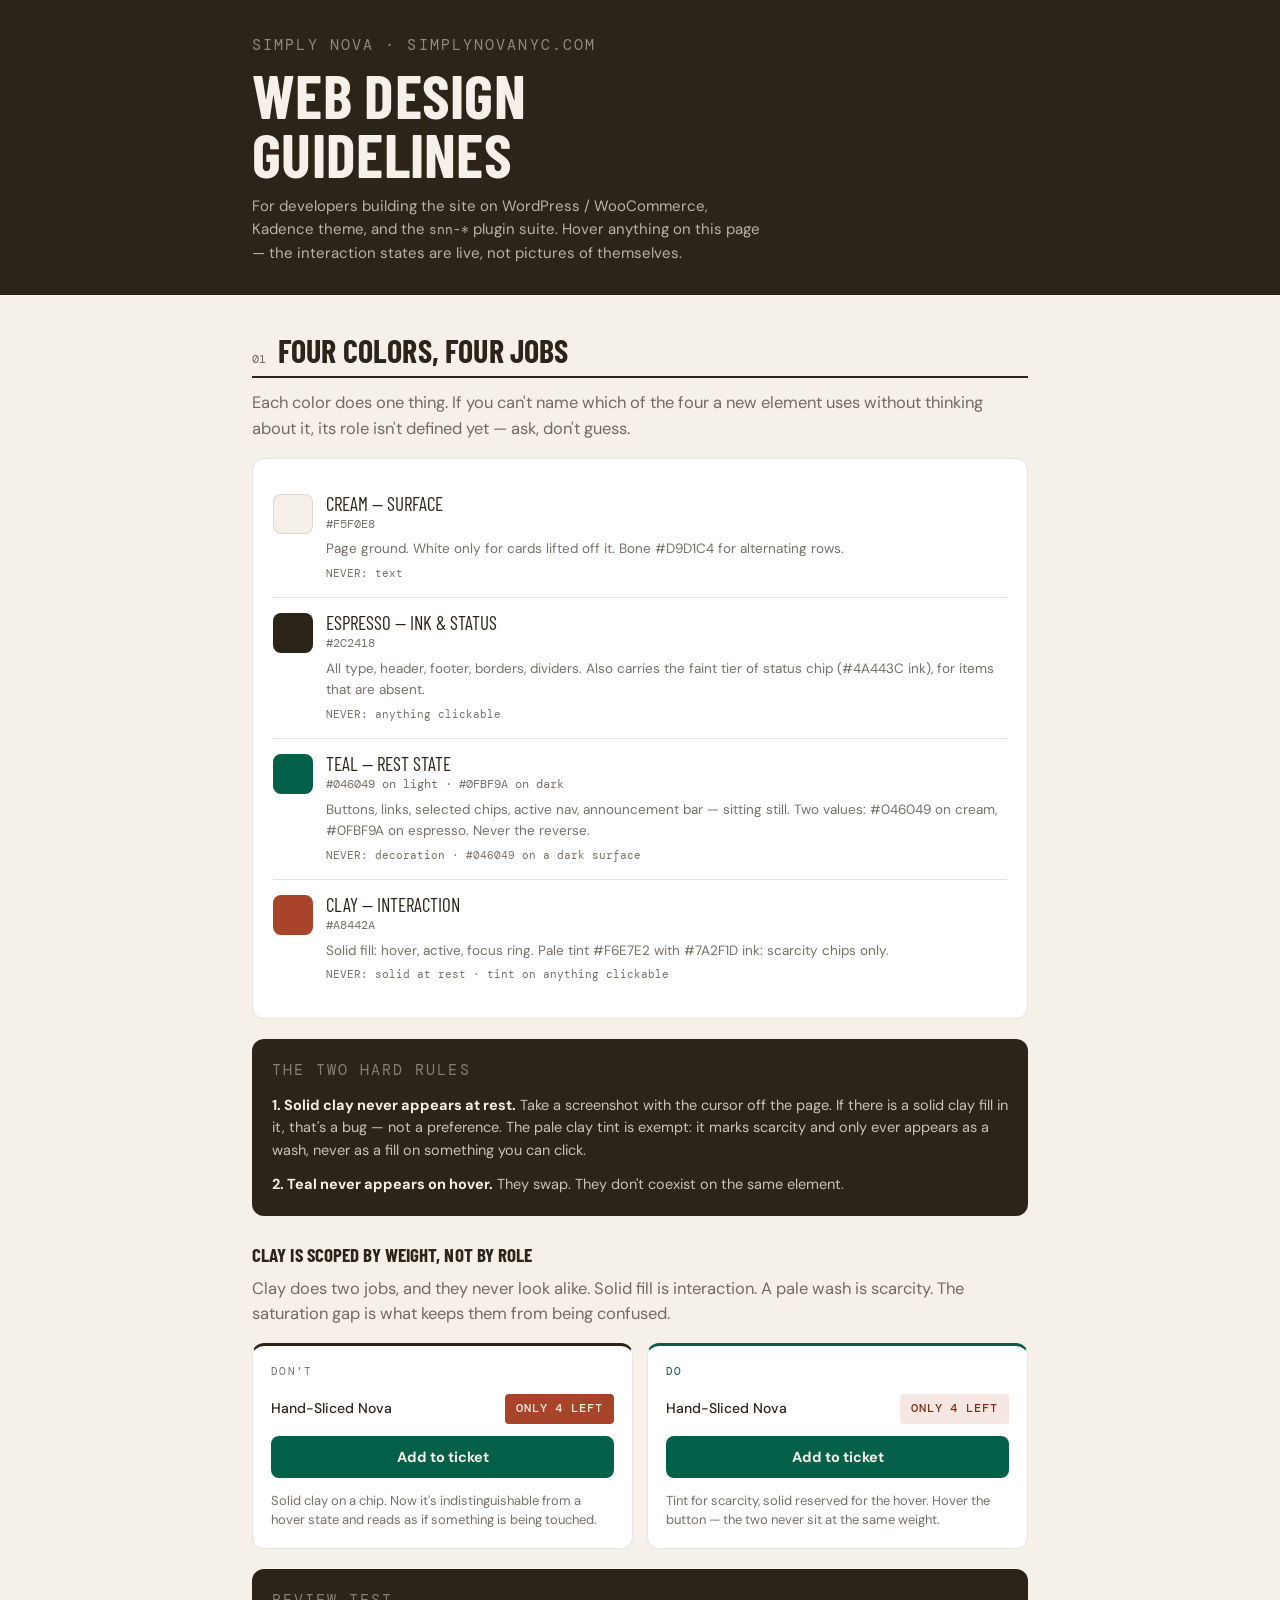
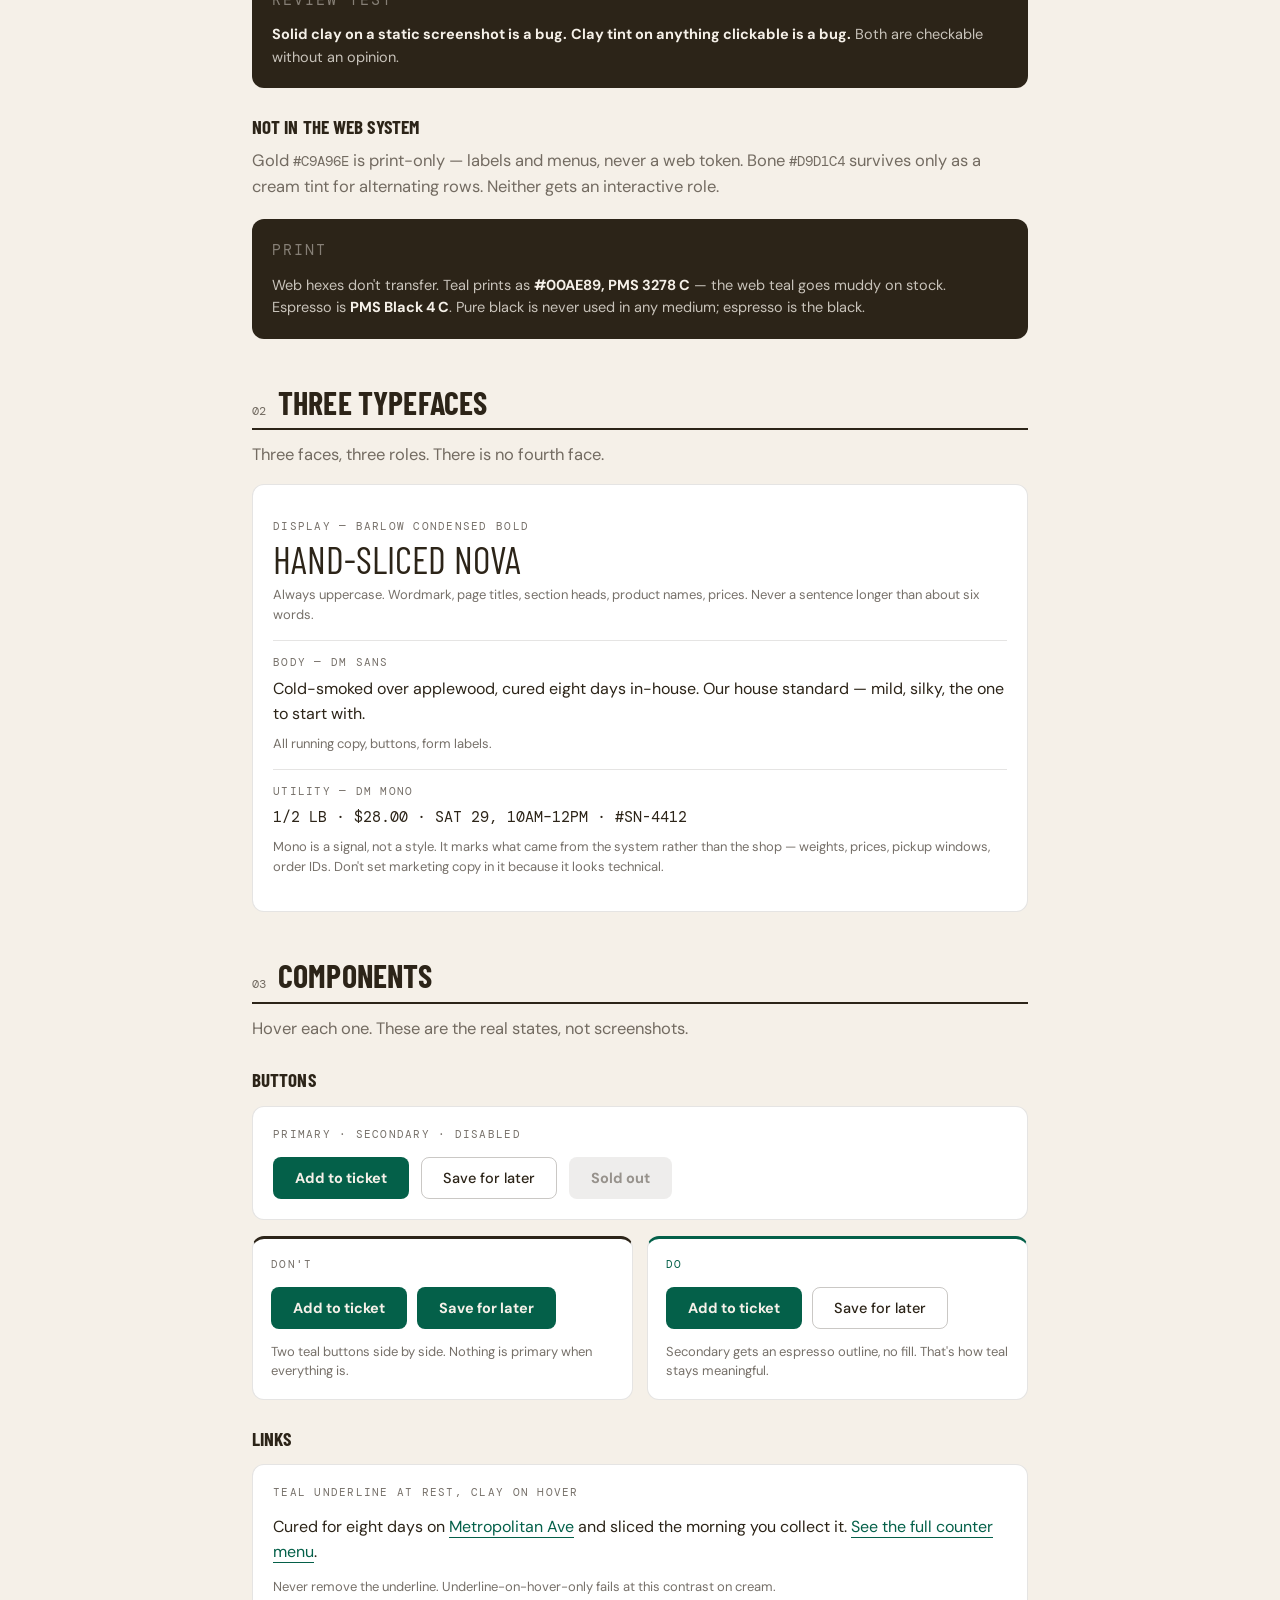
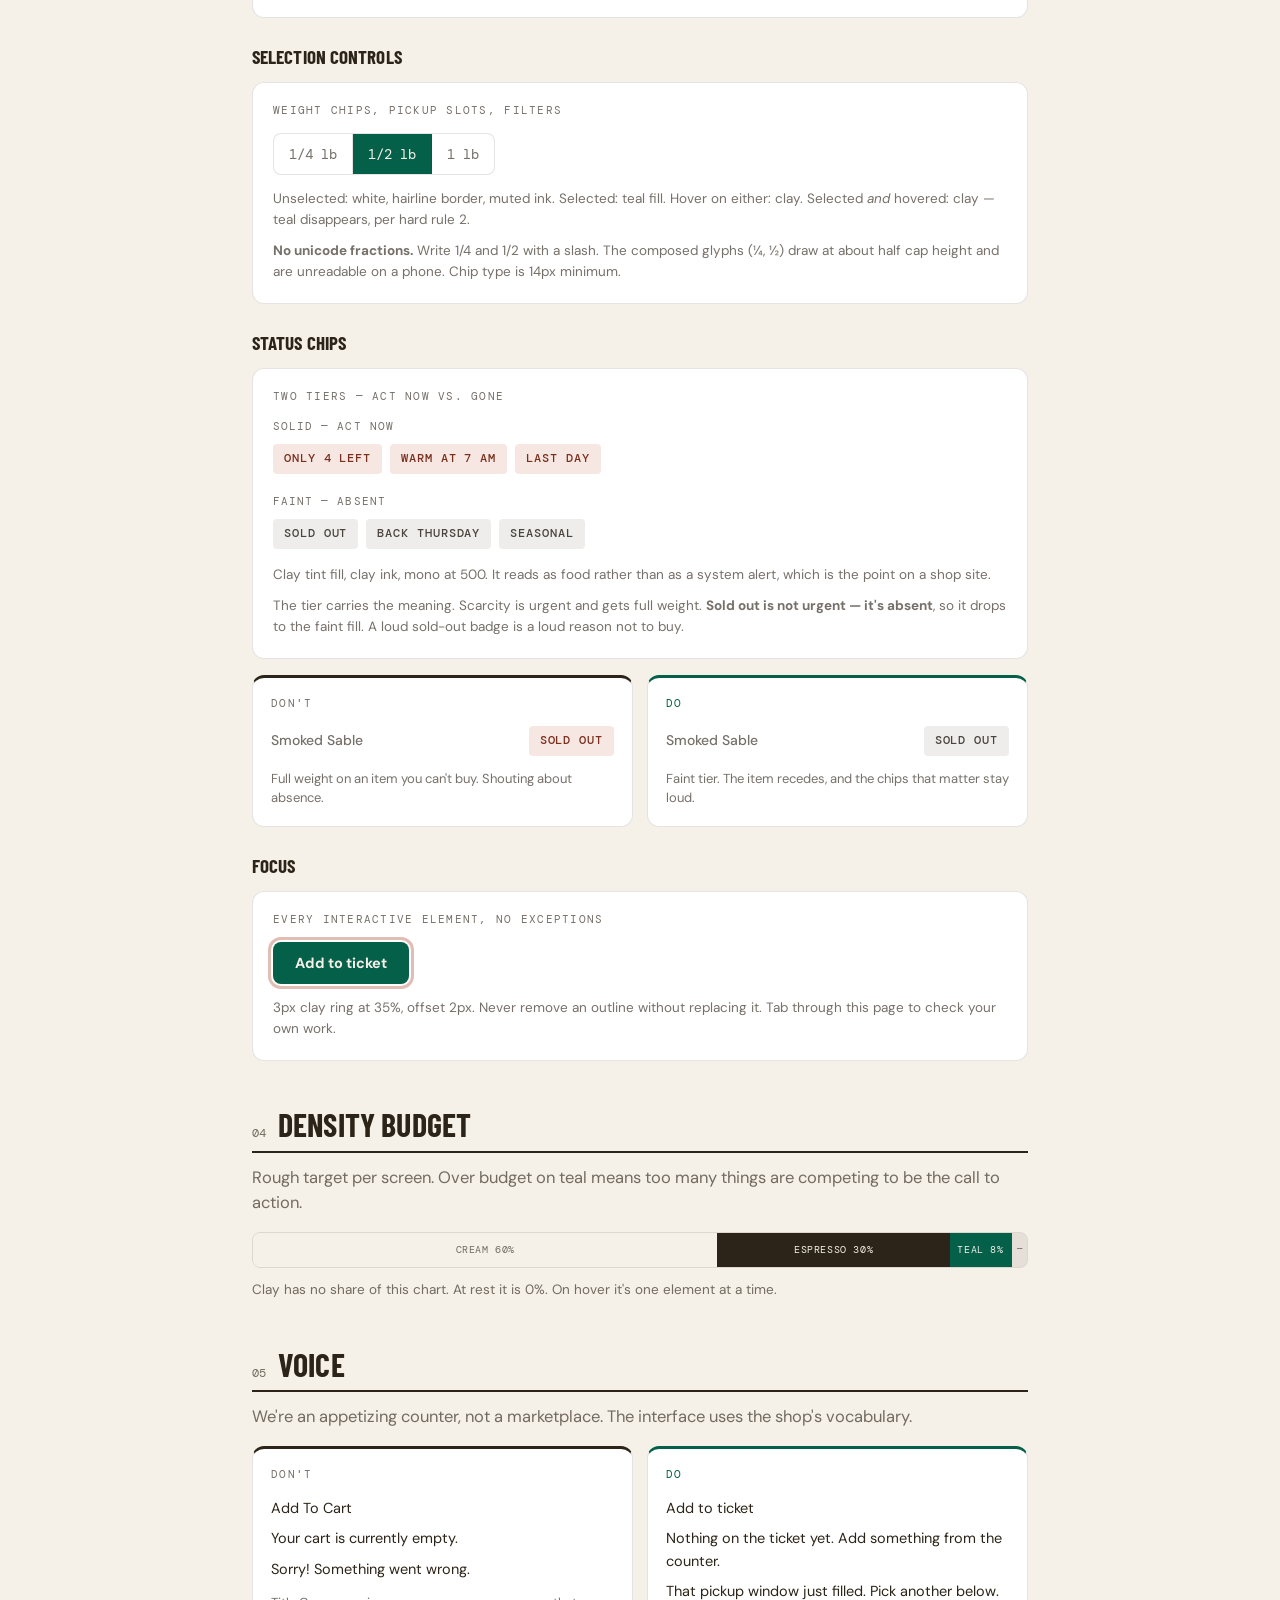
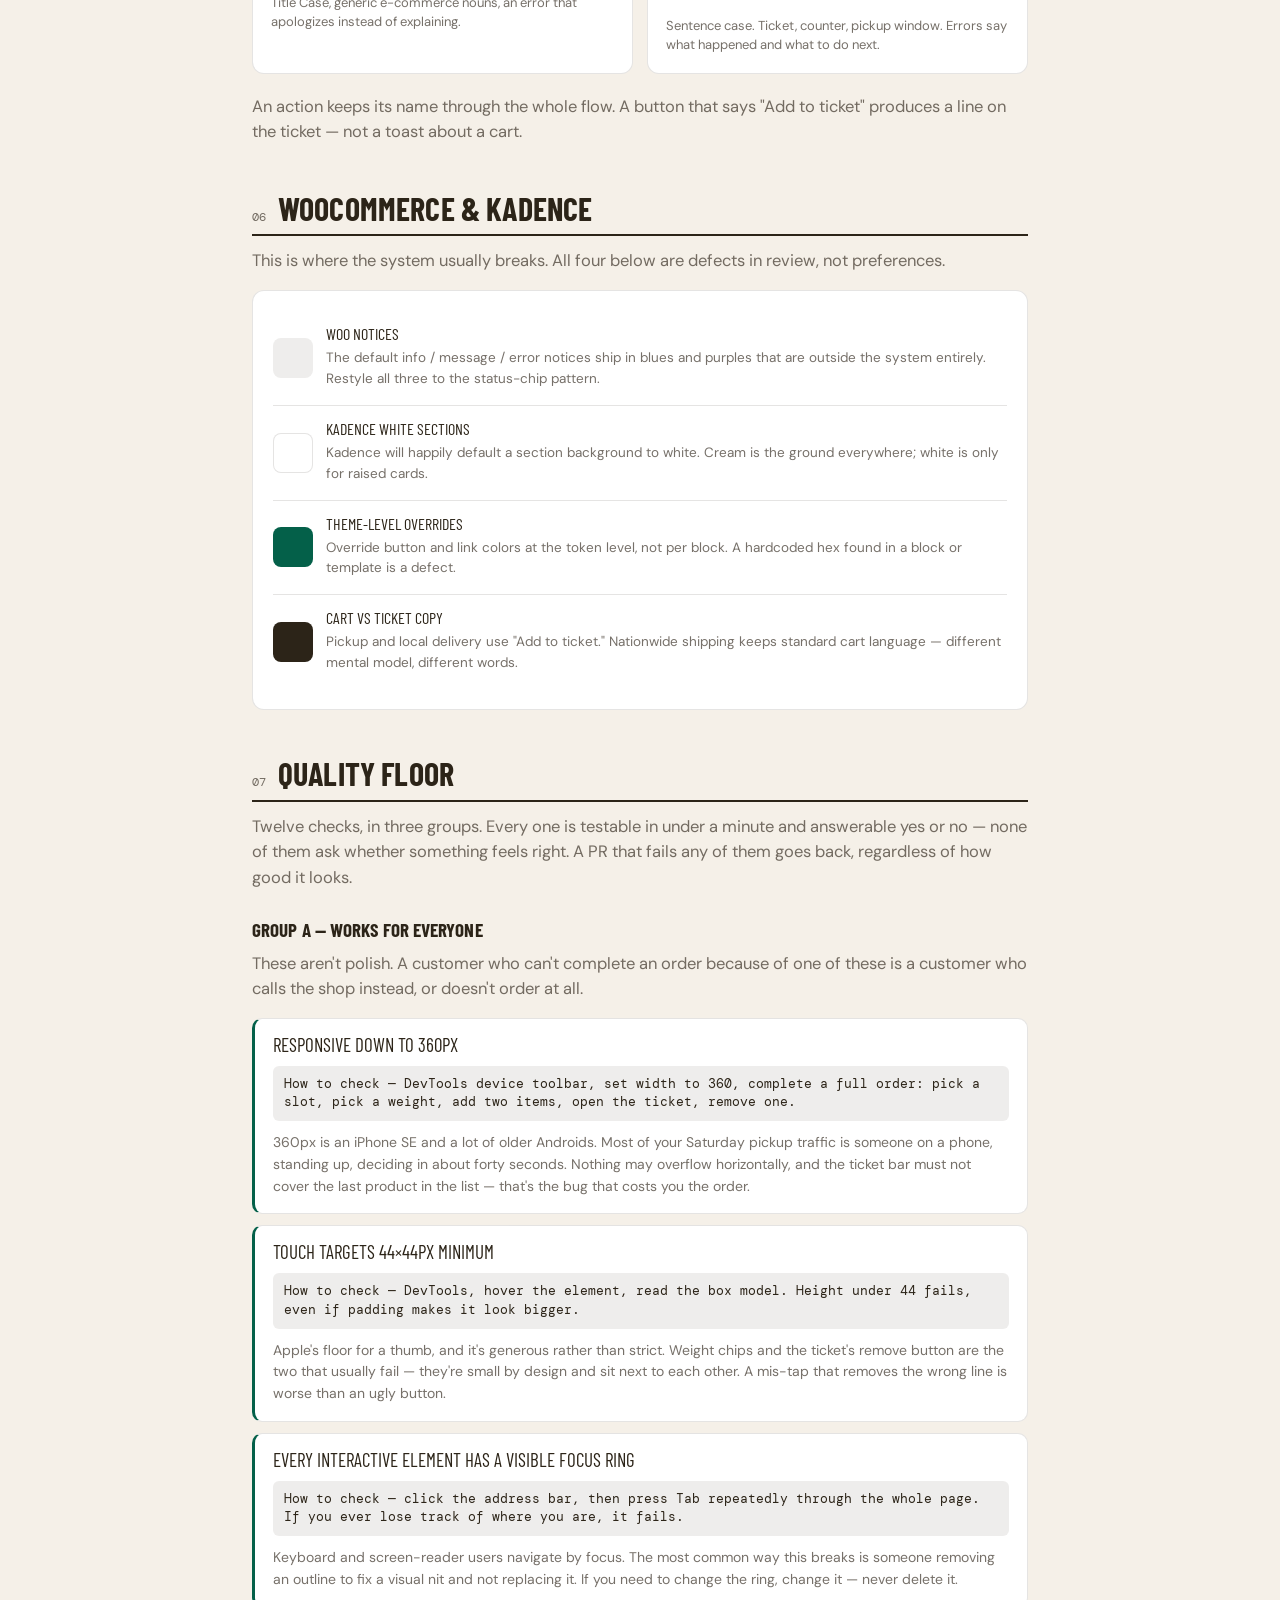
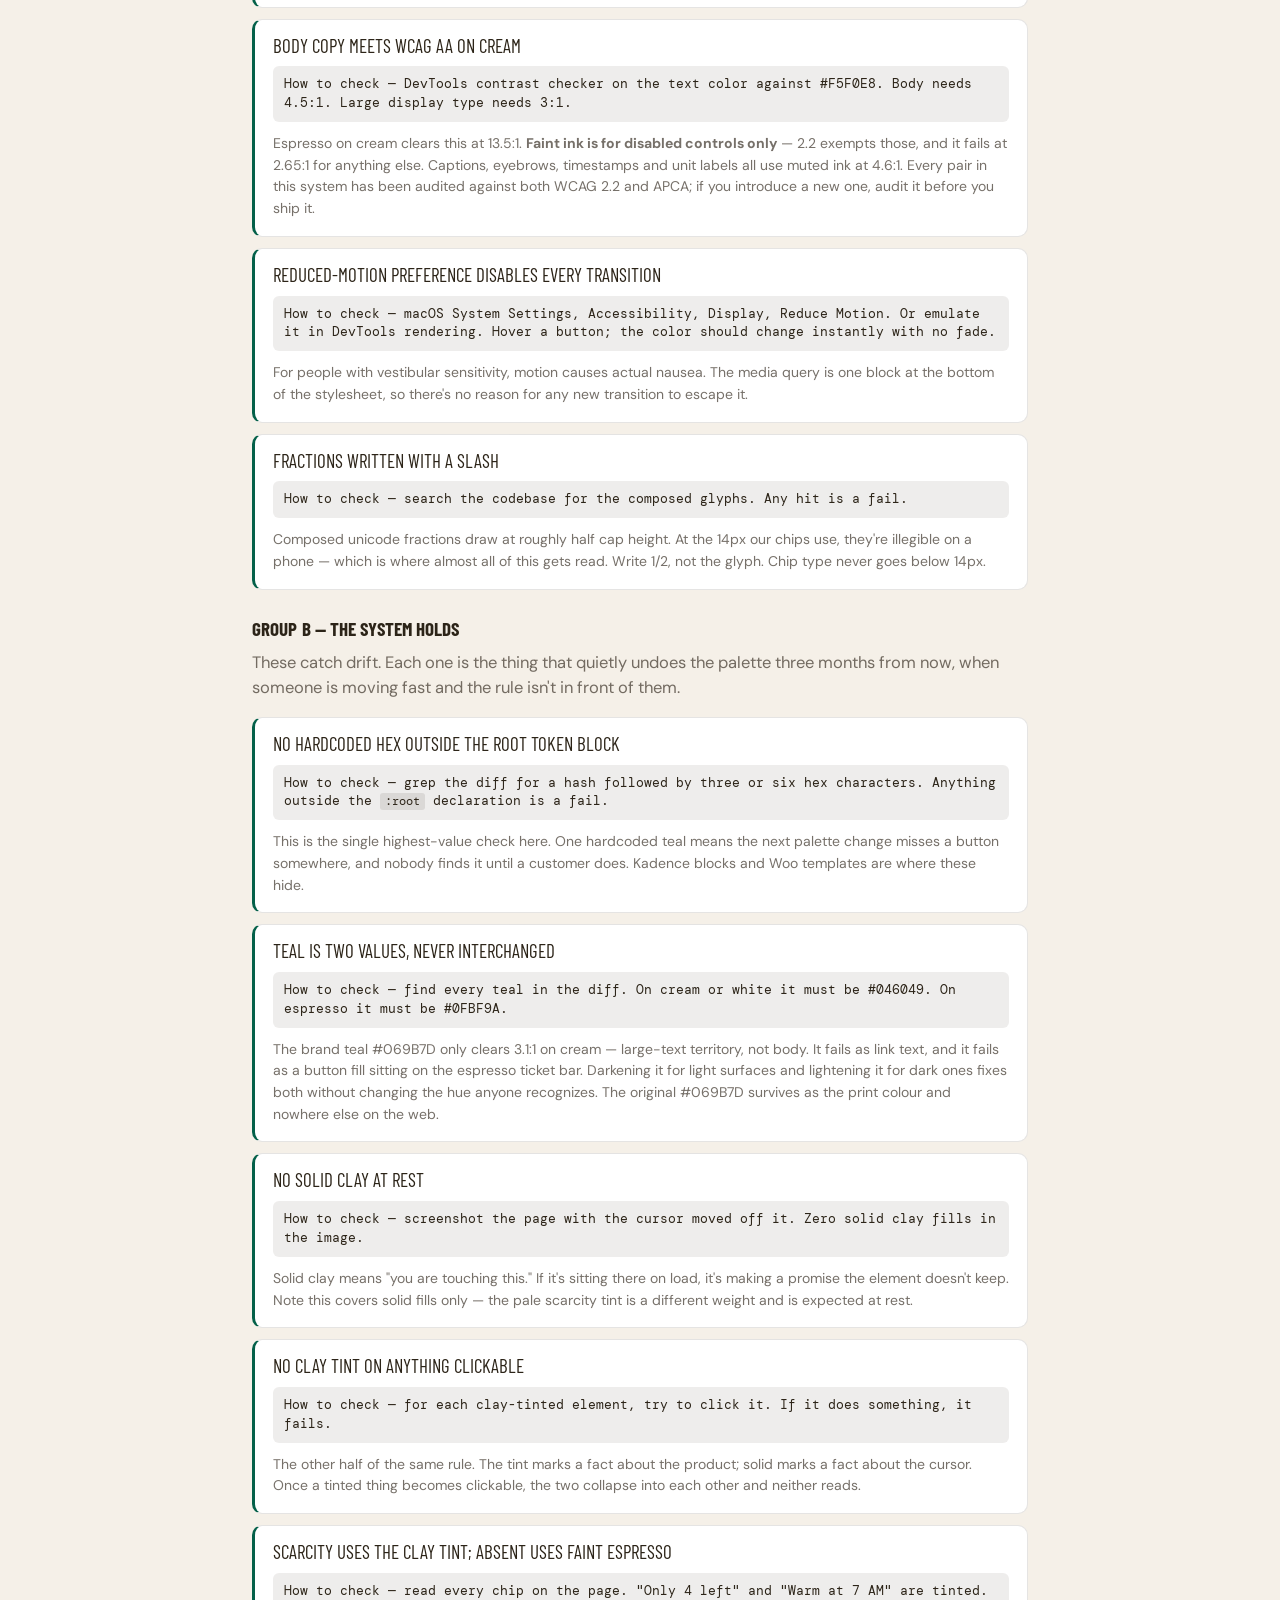
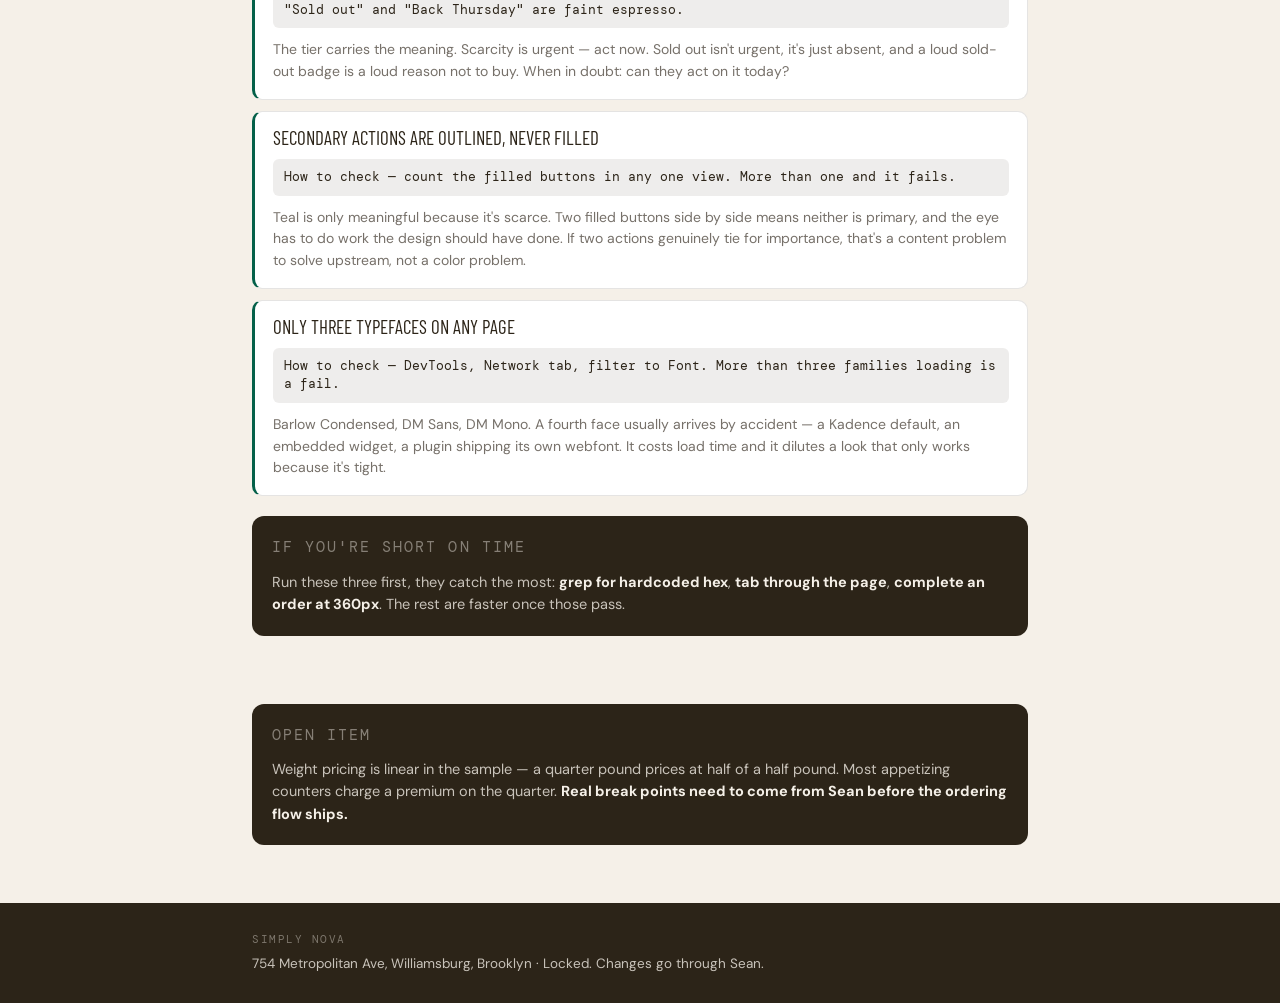
<file: simply-nova-guidelines.html>
<!DOCTYPE html>
<html lang="en">
<head>
<meta charset="utf-8">
<meta name="viewport" content="width=device-width, initial-scale=1">
<title>Simply Nova — Web Design Guidelines</title>
<link rel="preconnect" href="https://fonts.googleapis.com">
<link rel="preconnect" href="https://fonts.gstatic.com" crossorigin>
<link href="https://fonts.googleapis.com/css2?family=Barlow+Condensed:wght@600;700&family=DM+Mono:wght@400;500&family=DM+Sans:wght@400;500;700&display=swap" rel="stylesheet">
<style>
:root{
  --sn-cream:#F5F0E8; --sn-raised:#FFFFFF; --sn-alt:#D9D1C4;
  --sn-espresso:#2C2418;
  --sn-ink-muted:rgba(44,36,24,.65); --sn-ink-faint:rgba(44,36,24,.45);
  --sn-border:rgba(44,36,24,.12); --sn-rule:rgba(44,36,24,.20); --sn-status-bg:rgba(44,36,24,.08);
  --sn-teal:#046049; --sn-teal-onink:#0FBF9A; --sn-teal-tint:#E1F0EC;
  --sn-status-ink:#4A443C;
  --sn-clay:#A8442A; --sn-clay-focus:rgba(168,68,42,.35);
  --sn-clay-tint:#F6E7E2; --sn-clay-ink:#7A2F1D;
  --fd:'Barlow Condensed','Arial Narrow',sans-serif;
  --fb:'DM Sans',system-ui,-apple-system,sans-serif;
  --fm:'DM Mono',ui-monospace,monospace;
}
*{box-sizing:border-box;}
body{margin:0;background:var(--sn-cream);color:var(--sn-espresso);font-family:var(--fb);font-size:16px;line-height:1.55;}
.wrap{max-width:820px;margin:0 auto;padding:0 22px;}
h1,h2,h3{font-family:var(--fd);font-weight:700;text-transform:uppercase;letter-spacing:.005em;line-height:.95;margin:0;}
p{margin:12px 0 0;}
.eyebrow{font-family:var(--fm);font-size:11px;letter-spacing:.14em;text-transform:uppercase;color:var(--sn-ink-muted);margin:0;}
a{color:var(--sn-teal);text-decoration:none;border-bottom:1.5px solid var(--sn-teal);transition:.15s;}
a:hover,a:focus-visible{color:var(--sn-clay);border-color:var(--sn-clay);}
:focus-visible{outline:3px solid var(--sn-clay-focus);outline-offset:2px;border-radius:4px;}

header.top{background:var(--sn-espresso);color:var(--sn-cream);padding:34px 0 30px;}
header.top h1{font-size:clamp(38px,9vw,62px);color:var(--sn-cream);margin-top:8px;}
header.top .eyebrow{color:rgba(245,240,232,.5);}
header.top p{color:rgba(245,240,232,.7);max-width:52ch;font-size:15px;}

section{padding:40px 0 8px;}
.sec-head{display:flex;align-items:baseline;gap:12px;border-bottom:2px solid var(--sn-espresso);padding-bottom:8px;margin-bottom:8px;}
.sec-head h2{font-size:clamp(24px,5.5vw,32px);}
.sec-head .num{font-family:var(--fm);font-size:12px;color:var(--sn-ink-muted);}

h3{font-size:19px;margin-top:30px;}
.lead{font-size:16.5px;color:var(--sn-ink-muted);}

/* demo surface */
.demo{background:var(--sn-raised);border:1px solid var(--sn-border);border-radius:12px;padding:20px;margin-top:16px;}
.demo-label{font-family:var(--fm);font-size:10.5px;letter-spacing:.12em;text-transform:uppercase;color:var(--sn-ink-muted);margin:0 0 14px;}

/* do / dont */
.pair{display:grid;grid-template-columns:1fr 1fr;gap:14px;margin-top:16px;}
@media(max-width:620px){.pair{grid-template-columns:1fr;}}
.card{background:var(--sn-raised);border:1px solid var(--sn-border);border-radius:12px;padding:18px;}
.card.yes{border-top:3px solid var(--sn-teal);}
.card.no{border-top:3px solid var(--sn-espresso);}
.card .verdict{font-family:var(--fm);font-size:10.5px;letter-spacing:.12em;text-transform:uppercase;margin:0 0 14px;}
.card.yes .verdict{color:var(--sn-teal);}
.card.no .verdict{color:var(--sn-ink-muted);}
.card .why{font-size:13px;color:var(--sn-ink-muted);margin-top:14px;line-height:1.45;}

/* swatch rows */
.sw{display:flex;gap:13px;align-items:flex-start;padding:15px 0;border-bottom:1px solid var(--sn-border);}
.sw:last-child{border-bottom:none;}
.sw .chip{width:40px;height:40px;border-radius:8px;flex:0 0 auto;}
.sw .nm{font-family:var(--fd);font-size:19px;text-transform:uppercase;margin:0;line-height:1;}
.sw .hex{font-family:var(--fm);font-size:11.5px;color:var(--sn-ink-muted);margin:3px 0 0;}
.sw .job{font-size:13.5px;color:var(--sn-ink-muted);margin:6px 0 0;}
.sw .never{font-family:var(--fm);font-size:11px;color:var(--sn-ink-muted);margin:5px 0 0;}

/* components */
.btn{background:var(--sn-teal);color:var(--sn-cream);border:none;border-radius:8px;padding:12px 22px;font-family:var(--fb);font-size:14.5px;font-weight:700;cursor:pointer;transition:background .15s;}
.btn:hover,.btn:focus-visible,.btn:active{background:var(--sn-clay);}
.btn[disabled]{background:var(--sn-status-bg);color:var(--sn-ink-faint);cursor:not-allowed;}
.btn[disabled]:hover{background:var(--sn-status-bg);}
.btn-2{background:transparent;color:var(--sn-espresso);border:1.5px solid rgba(44,36,24,.25);border-radius:8px;padding:11px 21px;font-family:var(--fb);font-size:14.5px;font-weight:500;cursor:pointer;transition:border-color .15s;}
.btn-2:hover,.btn-2:focus-visible{border-color:var(--sn-espresso);}
.btn-bad{background:var(--sn-clay);color:var(--sn-cream);border:none;border-radius:8px;padding:12px 22px;font-family:var(--fb);font-size:14.5px;font-weight:700;}
.btn-bad2{background:var(--sn-teal);color:var(--sn-cream);border:none;border-radius:8px;padding:12px 22px;font-family:var(--fb);font-size:14.5px;font-weight:700;}

.chips{display:inline-flex;border:1.5px solid var(--sn-border);border-radius:8px;overflow:hidden;background:var(--sn-raised);}
.chips button{border:none;background:transparent;padding:11px 15px;cursor:pointer;font-family:var(--fm);font-size:14px;color:var(--sn-ink-muted);border-right:1px solid var(--sn-border);transition:.15s;}
.chips button:last-child{border-right:none;}
.chips button:hover,.chips button:focus-visible{background:var(--sn-clay);color:var(--sn-cream);}
.chips button[aria-pressed="true"]{background:var(--sn-teal);color:var(--sn-cream);}
.chips button[aria-pressed="true"]:hover{background:var(--sn-clay);}

.tag{font-family:var(--fm);font-size:11.5px;font-weight:500;background:var(--sn-clay-tint);color:var(--sn-clay-ink);padding:6px 11px;border-radius:4px;text-transform:uppercase;letter-spacing:.08em;}
.tag.out{background:var(--sn-status-bg);color:var(--sn-status-ink);}
.tag-bad{font-family:var(--fm);font-size:11.5px;font-weight:500;background:var(--sn-clay);color:var(--sn-cream);padding:6px 11px;border-radius:4px;text-transform:uppercase;letter-spacing:.08em;}

.focusdemo{background:var(--sn-teal);color:var(--sn-cream);border:none;border-radius:8px;padding:12px 22px;font-family:var(--fb);font-weight:700;font-size:14.5px;outline:3px solid var(--sn-clay-focus);outline-offset:2px;}

/* type samples */
.tsample{padding:14px 0;border-bottom:1px solid var(--sn-border);}
.tsample:last-child{border-bottom:none;}
.tsample .role{font-family:var(--fm);font-size:10.5px;letter-spacing:.12em;text-transform:uppercase;color:var(--sn-ink-muted);margin:0 0 6px;}

/* density bar */
.bar{display:flex;height:36px;border-radius:8px;overflow:hidden;margin-top:16px;border:1px solid var(--sn-border);}
.bar span{display:flex;align-items:center;justify-content:center;font-family:var(--fm);font-size:10px;letter-spacing:.06em;}

/* checklist */
ul.check{list-style:none;padding:0;margin:16px 0 0;}
ul.check li{padding:11px 0 11px 30px;border-bottom:1px solid var(--sn-border);position:relative;font-size:15px;}
ul.check li:before{content:"";position:absolute;left:0;top:14px;width:15px;height:15px;border:1.5px solid var(--sn-rule);border-radius:3px;}

.qf{margin-top:16px;}
.qf-item{background:var(--sn-raised);border:1px solid var(--sn-border);border-left:3px solid var(--sn-teal);border-radius:10px;padding:16px 18px;margin-bottom:11px;}
.qf-rule{font-family:var(--fd);font-size:19px;text-transform:uppercase;margin:0;line-height:1.05;}
.qf-how{font-family:var(--fm);font-size:12.5px;line-height:1.5;color:var(--sn-espresso);background:var(--sn-status-bg);border-radius:6px;padding:9px 11px;margin:11px 0 0;}
.qf-why{font-size:14px;line-height:1.55;color:var(--sn-ink-muted);margin:11px 0 0;}
.qf-code{font-family:var(--fm);font-size:11.5px;background:rgba(44,36,24,.1);padding:1px 5px;border-radius:3px;}
.callout{background:var(--sn-espresso);color:var(--sn-cream);border-radius:12px;padding:20px;margin-top:20px;}
.callout .eyebrow{color:rgba(245,240,232,.45);}
.callout p{color:rgba(245,240,232,.78);font-size:14.5px;}
.callout strong{color:var(--sn-cream);}

footer{background:var(--sn-espresso);color:rgba(245,240,232,.78);margin-top:50px;padding:28px 0;font-size:13.5px;}
footer .eyebrow{color:rgba(245,240,232,.4);}

@media(prefers-reduced-motion:reduce){*{transition:none !important;}}
</style>
</head>
<body>

<header class="top">
  <div class="wrap">
    <p class="eyebrow">Simply Nova · simplynovanyc.com</p>
    <h1>Web Design<br>Guidelines</h1>
    <p>For developers building the site on WordPress / WooCommerce, Kadence theme, and the <span style="font-family:var(--fm);font-size:13px;">snn-*</span> plugin suite. Hover anything on this page — the interaction states are live, not pictures of themselves.</p>
  </div>
</header>

<main class="wrap">

<!-- 1 -->
<section>
  <div class="sec-head"><span class="num">01</span><h2>Four colors, four jobs</h2></div>
  <p class="lead">Each color does one thing. If you can't name which of the four a new element uses without thinking about it, its role isn't defined yet — ask, don't guess.</p>

  <div class="demo">
    <div class="sw">
      <span class="chip" style="background:var(--sn-cream);border:1px solid var(--sn-border);"></span>
      <div><p class="nm">Cream — surface</p><p class="hex">#F5F0E8</p>
      <p class="job">Page ground. White only for cards lifted off it. Bone #D9D1C4 for alternating rows.</p>
      <p class="never">NEVER: text</p></div>
    </div>
    <div class="sw">
      <span class="chip" style="background:var(--sn-espresso);"></span>
      <div><p class="nm">Espresso — ink &amp; status</p><p class="hex">#2C2418</p>
      <p class="job">All type, header, footer, borders, dividers. Also carries the faint tier of status chip (#4A443C ink), for items that are absent.</p>
      <p class="never">NEVER: anything clickable</p></div>
    </div>
    <div class="sw">
      <span class="chip" style="background:var(--sn-teal);"></span>
      <div><p class="nm">Teal — rest state</p><p class="hex">#046049 on light · #0FBF9A on dark</p>
      <p class="job">Buttons, links, selected chips, active nav, announcement bar — sitting still. Two values: #046049 on cream, #0FBF9A on espresso. Never the reverse.</p>
      <p class="never">NEVER: decoration · #046049 on a dark surface</p></div>
    </div>
    <div class="sw">
      <span class="chip" style="background:var(--sn-clay);"></span>
      <div><p class="nm">Clay — interaction</p><p class="hex">#A8442A</p>
      <p class="job">Solid fill: hover, active, focus ring. Pale tint #F6E7E2 with #7A2F1D ink: scarcity chips only.</p>
      <p class="never">NEVER: solid at rest · tint on anything clickable</p></div>
    </div>
  </div>

  <div class="callout">
    <p class="eyebrow">The two hard rules</p>
    <p><strong>1. Solid clay never appears at rest.</strong> Take a screenshot with the cursor off the page. If there is a solid clay fill in it, that's a bug — not a preference. The pale clay tint is exempt: it marks scarcity and only ever appears as a wash, never as a fill on something you can click.</p>
    <p><strong>2. Teal never appears on hover.</strong> They swap. They don't coexist on the same element.</p>
  </div>

  <h3>Clay is scoped by weight, not by role</h3>
  <p class="lead">Clay does two jobs, and they never look alike. Solid fill is interaction. A pale wash is scarcity. The saturation gap is what keeps them from being confused.</p>

  <div class="pair">
    <div class="card no">
      <p class="verdict">Don't</p>
      <div style="display:flex;justify-content:space-between;align-items:center;margin-bottom:12px;">
        <span style="font-size:14px;font-weight:500;">Hand-Sliced Nova</span>
        <span class="tag-bad">Only 4 left</span>
      </div>
      <button class="btn" style="width:100%;">Add to ticket</button>
      <p class="why">Solid clay on a chip. Now it's indistinguishable from a hover state and reads as if something is being touched.</p>
    </div>
    <div class="card yes">
      <p class="verdict">Do</p>
      <div style="display:flex;justify-content:space-between;align-items:center;margin-bottom:12px;">
        <span style="font-size:14px;font-weight:500;">Hand-Sliced Nova</span>
        <span class="tag">Only 4 left</span>
      </div>
      <button class="btn" style="width:100%;">Add to ticket</button>
      <p class="why">Tint for scarcity, solid reserved for the hover. Hover the button — the two never sit at the same weight.</p>
    </div>
  </div>

  <div class="callout">
    <p class="eyebrow">Review test</p>
    <p><strong>Solid clay on a static screenshot is a bug.</strong> <strong>Clay tint on anything clickable is a bug.</strong> Both are checkable without an opinion.</p>
  </div>

  <h3>Not in the web system</h3>
  <p class="lead">Gold <span style="font-family:var(--fm);font-size:13.5px;">#C9A96E</span> is print-only — labels and menus, never a web token. Bone <span style="font-family:var(--fm);font-size:13.5px;">#D9D1C4</span> survives only as a cream tint for alternating rows. Neither gets an interactive role.</p>

  <div class="callout">
    <p class="eyebrow">Print</p>
    <p>Web hexes don't transfer. Teal prints as <strong>#00AE89, PMS 3278 C</strong> — the web teal goes muddy on stock. Espresso is <strong>PMS Black 4 C</strong>. Pure black is never used in any medium; espresso is the black.</p>
  </div>
</section>

<!-- 2 -->
<section>
  <div class="sec-head"><span class="num">02</span><h2>Three typefaces</h2></div>
  <p class="lead">Three faces, three roles. There is no fourth face.</p>

  <div class="demo">
    <div class="tsample">
      <p class="role">Display — Barlow Condensed Bold</p>
      <p style="font-family:var(--fd);font-size:38px;text-transform:uppercase;line-height:.95;margin:0;">Hand-Sliced Nova</p>
      <p style="font-size:13px;color:var(--sn-ink-muted);margin-top:8px;">Always uppercase. Wordmark, page titles, section heads, product names, prices. Never a sentence longer than about six words.</p>
    </div>
    <div class="tsample">
      <p class="role">Body — DM Sans</p>
      <p style="font-size:16px;margin:0;">Cold-smoked over applewood, cured eight days in-house. Our house standard — mild, silky, the one to start with.</p>
      <p style="font-size:13px;color:var(--sn-ink-muted);margin-top:8px;">All running copy, buttons, form labels.</p>
    </div>
    <div class="tsample">
      <p class="role">Utility — DM Mono</p>
      <p style="font-family:var(--fm);font-size:15px;margin:0;">1/2 LB · $28.00 · SAT 29, 10AM–12PM · #SN-4412</p>
      <p style="font-size:13px;color:var(--sn-ink-muted);margin-top:8px;">Mono is a signal, not a style. It marks what came from the system rather than the shop — weights, prices, pickup windows, order IDs. Don't set marketing copy in it because it looks technical.</p>
    </div>
  </div>
</section>

<!-- 3 -->
<section>
  <div class="sec-head"><span class="num">03</span><h2>Components</h2></div>
  <p class="lead">Hover each one. These are the real states, not screenshots.</p>

  <h3>Buttons</h3>
  <div class="demo">
    <p class="demo-label">Primary · secondary · disabled</p>
    <div style="display:flex;gap:12px;flex-wrap:wrap;align-items:center;">
      <button class="btn">Add to ticket</button>
      <button class="btn-2">Save for later</button>
      <button class="btn" disabled>Sold out</button>
    </div>
  </div>

  <div class="pair">
    <div class="card no">
      <p class="verdict">Don't</p>
      <div style="display:flex;gap:10px;flex-wrap:wrap;">
        <button class="btn-bad2">Add to ticket</button>
        <button class="btn-bad2">Save for later</button>
      </div>
      <p class="why">Two teal buttons side by side. Nothing is primary when everything is.</p>
    </div>
    <div class="card yes">
      <p class="verdict">Do</p>
      <div style="display:flex;gap:10px;flex-wrap:wrap;">
        <button class="btn">Add to ticket</button>
        <button class="btn-2">Save for later</button>
      </div>
      <p class="why">Secondary gets an espresso outline, no fill. That's how teal stays meaningful.</p>
    </div>
  </div>

  <h3>Links</h3>
  <div class="demo">
    <p class="demo-label">Teal underline at rest, clay on hover</p>
    <p style="margin:0;">Cured for eight days on <a href="#">Metropolitan Ave</a> and sliced the morning you collect it. <a href="#">See the full counter menu</a>.</p>
    <p style="font-size:13px;color:var(--sn-ink-muted);margin-top:12px;">Never remove the underline. Underline-on-hover-only fails at this contrast on cream.</p>
  </div>

  <h3>Selection controls</h3>
  <div class="demo">
    <p class="demo-label">Weight chips, pickup slots, filters</p>
    <div class="chips" role="group" aria-label="Weight">
      <button aria-pressed="false">1/4 lb</button>
      <button aria-pressed="true">1/2 lb</button>
      <button aria-pressed="false">1 lb</button>
    </div>
    <p style="font-size:13.5px;color:var(--sn-ink-muted);margin-top:14px;">Unselected: white, hairline border, muted ink. Selected: teal fill. Hover on either: clay. Selected <em>and</em> hovered: clay — teal disappears, per hard rule 2.</p>
    <p style="font-size:13.5px;color:var(--sn-ink-muted);margin-top:10px;"><strong>No unicode fractions.</strong> Write 1/4 and 1/2 with a slash. The composed glyphs (&frac14;, &frac12;) draw at about half cap height and are unreadable on a phone. Chip type is 14px minimum.</p>
  </div>

  <h3>Status chips</h3>
  <div class="demo">
    <p class="demo-label">Two tiers — act now vs. gone</p>
    <p style="font-family:var(--fm);font-size:10.5px;letter-spacing:.1em;text-transform:uppercase;color:var(--sn-ink-muted);margin:0 0 9px;">Solid — act now</p>
    <div style="display:flex;gap:8px;flex-wrap:wrap;">
      <span class="tag">Only 4 left</span>
      <span class="tag">Warm at 7 AM</span>
      <span class="tag">Last day</span>
    </div>
    <p style="font-family:var(--fm);font-size:10.5px;letter-spacing:.1em;text-transform:uppercase;color:var(--sn-ink-muted);margin:20px 0 9px;">Faint — absent</p>
    <div style="display:flex;gap:8px;flex-wrap:wrap;">
      <span class="tag out">Sold out</span>
      <span class="tag out">Back Thursday</span>
      <span class="tag out">Seasonal</span>
    </div>
    <p style="font-size:13.5px;color:var(--sn-ink-muted);margin-top:16px;">Clay tint fill, clay ink, mono at 500. It reads as food rather than as a system alert, which is the point on a shop site.</p>
    <p style="font-size:13.5px;color:var(--sn-ink-muted);margin-top:10px;">The tier carries the meaning. Scarcity is urgent and gets full weight. <strong>Sold out is not urgent — it's absent</strong>, so it drops to the faint fill. A loud sold-out badge is a loud reason not to buy.</p>
  </div>

  <div class="pair">
    <div class="card no">
      <p class="verdict">Don't</p>
      <div style="display:flex;justify-content:space-between;align-items:center;">
        <span style="font-size:14px;font-weight:500;color:var(--sn-ink-muted);">Smoked Sable</span>
        <span class="tag">Sold out</span>
      </div>
      <p class="why">Full weight on an item you can't buy. Shouting about absence.</p>
    </div>
    <div class="card yes">
      <p class="verdict">Do</p>
      <div style="display:flex;justify-content:space-between;align-items:center;">
        <span style="font-size:14px;font-weight:500;color:var(--sn-ink-muted);">Smoked Sable</span>
        <span class="tag out">Sold out</span>
      </div>
      <p class="why">Faint tier. The item recedes, and the chips that matter stay loud.</p>
    </div>
  </div>

  <h3>Focus</h3>
  <div class="demo">
    <p class="demo-label">Every interactive element, no exceptions</p>
    <button class="focusdemo">Add to ticket</button>
    <p style="font-size:13.5px;color:var(--sn-ink-muted);margin-top:14px;">3px clay ring at 35%, offset 2px. Never remove an outline without replacing it. Tab through this page to check your own work.</p>
  </div>
</section>

<!-- 4 -->
<section>
  <div class="sec-head"><span class="num">04</span><h2>Density budget</h2></div>
  <p class="lead">Rough target per screen. Over budget on teal means too many things are competing to be the call to action.</p>

  <div class="bar">
    <span style="flex:60;background:var(--sn-cream);color:var(--sn-ink-muted);">CREAM 60%</span>
    <span style="flex:30;background:var(--sn-espresso);color:var(--sn-cream);">ESPRESSO 30%</span>
    <span style="flex:8;background:var(--sn-teal);color:var(--sn-cream);">TEAL 8%</span>
    <span style="flex:2;background:var(--sn-status-bg);color:var(--sn-ink-muted);font-size:9px;">—</span>
  </div>
  <p style="font-size:13.5px;color:var(--sn-ink-muted);margin-top:12px;">Clay has no share of this chart. At rest it is 0%. On hover it's one element at a time.</p>
</section>

<!-- 5 -->
<section>
  <div class="sec-head"><span class="num">05</span><h2>Voice</h2></div>
  <p class="lead">We're an appetizing counter, not a marketplace. The interface uses the shop's vocabulary.</p>

  <div class="pair">
    <div class="card no">
      <p class="verdict">Don't</p>
      <p style="margin:0;font-size:14.5px;">Add To Cart</p>
      <p style="margin:8px 0 0;font-size:14.5px;">Your cart is currently empty.</p>
      <p style="margin:8px 0 0;font-size:14.5px;">Sorry! Something went wrong.</p>
      <p class="why">Title Case, generic e-commerce nouns, an error that apologizes instead of explaining.</p>
    </div>
    <div class="card yes">
      <p class="verdict">Do</p>
      <p style="margin:0;font-size:14.5px;">Add to ticket</p>
      <p style="margin:8px 0 0;font-size:14.5px;">Nothing on the ticket yet. Add something from the counter.</p>
      <p style="margin:8px 0 0;font-size:14.5px;">That pickup window just filled. Pick another below.</p>
      <p class="why">Sentence case. Ticket, counter, pickup window. Errors say what happened and what to do next.</p>
    </div>
  </div>

  <p class="lead" style="margin-top:20px;">An action keeps its name through the whole flow. A button that says "Add to ticket" produces a line on the ticket — not a toast about a cart.</p>
</section>

<!-- 6 -->
<section>
  <div class="sec-head"><span class="num">06</span><h2>WooCommerce &amp; Kadence</h2></div>
  <p class="lead">This is where the system usually breaks. All four below are defects in review, not preferences.</p>

  <div class="demo">
    <div class="sw" style="align-items:center;">
      <span class="chip" style="background:var(--sn-status-bg);"></span>
      <div><p class="nm" style="font-size:16px;">Woo notices</p>
      <p class="job">The default info / message / error notices ship in blues and purples that are outside the system entirely. Restyle all three to the status-chip pattern.</p></div>
    </div>
    <div class="sw" style="align-items:center;">
      <span class="chip" style="background:var(--sn-raised);border:1px solid var(--sn-border);"></span>
      <div><p class="nm" style="font-size:16px;">Kadence white sections</p>
      <p class="job">Kadence will happily default a section background to white. Cream is the ground everywhere; white is only for raised cards.</p></div>
    </div>
    <div class="sw" style="align-items:center;">
      <span class="chip" style="background:var(--sn-teal);"></span>
      <div><p class="nm" style="font-size:16px;">Theme-level overrides</p>
      <p class="job">Override button and link colors at the token level, not per block. A hardcoded hex found in a block or template is a defect.</p></div>
    </div>
    <div class="sw" style="align-items:center;">
      <span class="chip" style="background:var(--sn-espresso);"></span>
      <div><p class="nm" style="font-size:16px;">Cart vs ticket copy</p>
      <p class="job">Pickup and local delivery use "Add to ticket." Nationwide shipping keeps standard cart language — different mental model, different words.</p></div>
    </div>
  </div>
</section>

<!-- 7 -->
<section>
  <div class="sec-head"><span class="num">07</span><h2>Quality floor</h2></div>
  <p class="lead">Twelve checks, in three groups. Every one is testable in under a minute and answerable yes or no — none of them ask whether something feels right. A PR that fails any of them goes back, regardless of how good it looks.</p>

  <h3>Group A — works for everyone</h3>
  <p class="lead">These aren't polish. A customer who can't complete an order because of one of these is a customer who calls the shop instead, or doesn't order at all.</p>

  <div class="qf">
    <div class="qf-item">
      <p class="qf-rule">Responsive down to 360px</p>
      <p class="qf-how">How to check — DevTools device toolbar, set width to 360, complete a full order: pick a slot, pick a weight, add two items, open the ticket, remove one.</p>
      <p class="qf-why">360px is an iPhone SE and a lot of older Androids. Most of your Saturday pickup traffic is someone on a phone, standing up, deciding in about forty seconds. Nothing may overflow horizontally, and the ticket bar must not cover the last product in the list — that's the bug that costs you the order.</p>
    </div>

    <div class="qf-item">
      <p class="qf-rule">Touch targets 44&times;44px minimum</p>
      <p class="qf-how">How to check — DevTools, hover the element, read the box model. Height under 44 fails, even if padding makes it look bigger.</p>
      <p class="qf-why">Apple's floor for a thumb, and it's generous rather than strict. Weight chips and the ticket's remove button are the two that usually fail — they're small by design and sit next to each other. A mis-tap that removes the wrong line is worse than an ugly button.</p>
    </div>

    <div class="qf-item">
      <p class="qf-rule">Every interactive element has a visible focus ring</p>
      <p class="qf-how">How to check — click the address bar, then press Tab repeatedly through the whole page. If you ever lose track of where you are, it fails.</p>
      <p class="qf-why">Keyboard and screen-reader users navigate by focus. The most common way this breaks is someone removing an outline to fix a visual nit and not replacing it. If you need to change the ring, change it — never delete it.</p>
    </div>

    <div class="qf-item">
      <p class="qf-rule">Body copy meets WCAG AA on cream</p>
      <p class="qf-how">How to check — DevTools contrast checker on the text color against #F5F0E8. Body needs 4.5:1. Large display type needs 3:1.</p>
      <p class="qf-why">Espresso on cream clears this at 13.5:1. <strong>Faint ink is for disabled controls only</strong> — 2.2 exempts those, and it fails at 2.65:1 for anything else. Captions, eyebrows, timestamps and unit labels all use muted ink at 4.6:1. Every pair in this system has been audited against both WCAG 2.2 and APCA; if you introduce a new one, audit it before you ship it.</p>
    </div>

    <div class="qf-item">
      <p class="qf-rule">Reduced-motion preference disables every transition</p>
      <p class="qf-how">How to check — macOS System Settings, Accessibility, Display, Reduce Motion. Or emulate it in DevTools rendering. Hover a button; the color should change instantly with no fade.</p>
      <p class="qf-why">For people with vestibular sensitivity, motion causes actual nausea. The media query is one block at the bottom of the stylesheet, so there's no reason for any new transition to escape it.</p>
    </div>

    <div class="qf-item">
      <p class="qf-rule">Fractions written with a slash</p>
      <p class="qf-how">How to check — search the codebase for the composed glyphs. Any hit is a fail.</p>
      <p class="qf-why">Composed unicode fractions draw at roughly half cap height. At the 14px our chips use, they're illegible on a phone — which is where almost all of this gets read. Write 1/2, not the glyph. Chip type never goes below 14px.</p>
    </div>
  </div>

  <h3>Group B — the system holds</h3>
  <p class="lead">These catch drift. Each one is the thing that quietly undoes the palette three months from now, when someone is moving fast and the rule isn't in front of them.</p>

  <div class="qf">
    <div class="qf-item">
      <p class="qf-rule">No hardcoded hex outside the root token block</p>
      <p class="qf-how">How to check — grep the diff for a hash followed by three or six hex characters. Anything outside the <span class="qf-code">:root</span> declaration is a fail.</p>
      <p class="qf-why">This is the single highest-value check here. One hardcoded teal means the next palette change misses a button somewhere, and nobody finds it until a customer does. Kadence blocks and Woo templates are where these hide.</p>
    </div>

    <div class="qf-item">
      <p class="qf-rule">Teal is two values, never interchanged</p>
      <p class="qf-how">How to check — find every teal in the diff. On cream or white it must be #046049. On espresso it must be #0FBF9A.</p>
      <p class="qf-why">The brand teal #069B7D only clears 3.1:1 on cream — large-text territory, not body. It fails as link text, and it fails as a button fill sitting on the espresso ticket bar. Darkening it for light surfaces and lightening it for dark ones fixes both without changing the hue anyone recognizes. The original #069B7D survives as the print colour and nowhere else on the web.</p>
    </div>

    <div class="qf-item">
      <p class="qf-rule">No solid clay at rest</p>
      <p class="qf-how">How to check — screenshot the page with the cursor moved off it. Zero solid clay fills in the image.</p>
      <p class="qf-why">Solid clay means "you are touching this." If it's sitting there on load, it's making a promise the element doesn't keep. Note this covers solid fills only — the pale scarcity tint is a different weight and is expected at rest.</p>
    </div>

    <div class="qf-item">
      <p class="qf-rule">No clay tint on anything clickable</p>
      <p class="qf-how">How to check — for each clay-tinted element, try to click it. If it does something, it fails.</p>
      <p class="qf-why">The other half of the same rule. The tint marks a fact about the product; solid marks a fact about the cursor. Once a tinted thing becomes clickable, the two collapse into each other and neither reads.</p>
    </div>

    <div class="qf-item">
      <p class="qf-rule">Scarcity uses the clay tint; absent uses faint espresso</p>
      <p class="qf-how">How to check — read every chip on the page. "Only 4 left" and "Warm at 7 AM" are tinted. "Sold out" and "Back Thursday" are faint espresso.</p>
      <p class="qf-why">The tier carries the meaning. Scarcity is urgent — act now. Sold out isn't urgent, it's just absent, and a loud sold-out badge is a loud reason not to buy. When in doubt: can they act on it today?</p>
    </div>

    <div class="qf-item">
      <p class="qf-rule">Secondary actions are outlined, never filled</p>
      <p class="qf-how">How to check — count the filled buttons in any one view. More than one and it fails.</p>
      <p class="qf-why">Teal is only meaningful because it's scarce. Two filled buttons side by side means neither is primary, and the eye has to do work the design should have done. If two actions genuinely tie for importance, that's a content problem to solve upstream, not a color problem.</p>
    </div>

    <div class="qf-item">
      <p class="qf-rule">Only three typefaces on any page</p>
      <p class="qf-how">How to check — DevTools, Network tab, filter to Font. More than three families loading is a fail.</p>
      <p class="qf-why">Barlow Condensed, DM Sans, DM Mono. A fourth face usually arrives by accident — a Kadence default, an embedded widget, a plugin shipping its own webfont. It costs load time and it dilutes a look that only works because it's tight.</p>
    </div>
  </div>

  <div class="callout">
    <p class="eyebrow">If you're short on time</p>
    <p>Run these three first, they catch the most: <strong>grep for hardcoded hex</strong>, <strong>tab through the page</strong>, <strong>complete an order at 360px</strong>. The rest are faster once those pass.</p>
  </div>
</section>

<section>
  <div class="callout">
    <p class="eyebrow">Open item</p>
    <p>Weight pricing is linear in the sample — a quarter pound prices at half of a half pound. Most appetizing counters charge a premium on the quarter. <strong>Real break points need to come from Sean before the ordering flow ships.</strong></p>
  </div>
</section>

</main>

<footer>
  <div class="wrap">
    <p class="eyebrow">Simply Nova</p>
    <p style="margin-top:6px;">754 Metropolitan Ave, Williamsburg, Brooklyn · Locked. Changes go through Sean.</p>
  </div>
</footer>

</body>
</html>
</file>
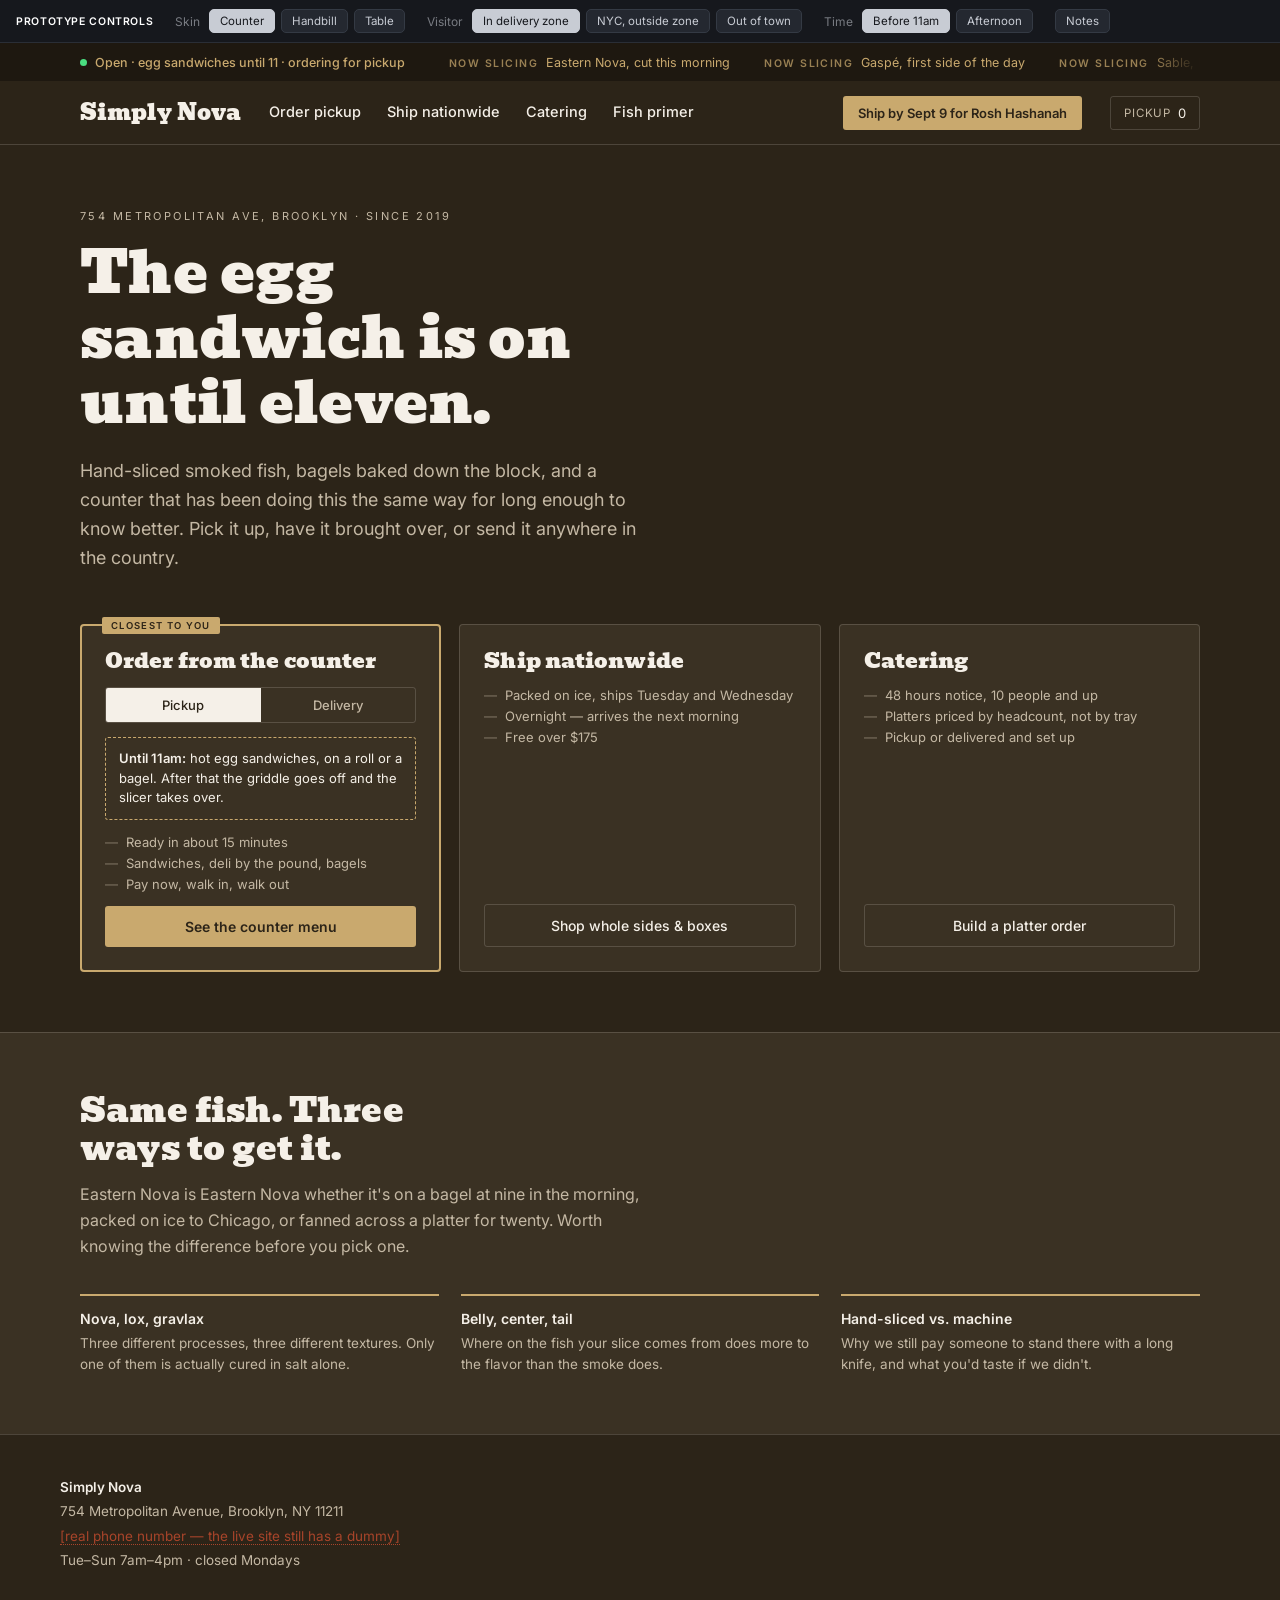
<file: simply-nova-homepage-v3.html>
<!DOCTYPE html>
<html lang="en">
<head>
<meta charset="utf-8">
<meta name="viewport" content="width=device-width, initial-scale=1">
<title>Simply Nova — homepage v3</title>
<link rel="preconnect" href="https://fonts.googleapis.com">
<link rel="preconnect" href="https://fonts.gstatic.com" crossorigin>
<link href="https://fonts.googleapis.com/css2?family=Barlow+Condensed:wght@400;500;600;800&family=Bevan&family=Fraunces:opsz,wght@9..144,400;9..144,600;9..144,900&family=Inter:wght@400;500;600&display=swap" rel="stylesheet">
<style>
:root{
  --espresso:#2c2418; --cream:#f5f0e8; --bone:#d9d1c4; --gold:#c9a96e;
  --teal:#069b7d; --clay:#a8442a; --signal:#c92a2a;
  --maxw:1160px;
}
*{box-sizing:border-box;margin:0;padding:0}
html{scroll-behavior:smooth}
body{font-family:Inter,system-ui,sans-serif;background:var(--bg);color:var(--ink);transition:background .25s,color .25s;-webkit-font-smoothing:antialiased}

/* ---------- SKINS ---------- */
body[data-skin="counter"]{
  --bg:#2c2418; --surface:#3a3123; --ink:#f5f0e8; --ink-soft:#c4b8a4;
  --accent:#c9a96e; --accent-ink:#2c2418; --line:rgba(245,240,232,.16);
  --display:'Bevan',serif; --display-tt:none; --display-ls:.005em; --display-lh:1.12;
  --util-bg:#1e1810; --util-ink:#c9a96e;
}
body[data-skin="handbill"]{
  --bg:#d9d1c4; --surface:#e6e0d6; --ink:#2c2418; --ink-soft:#6b6152;
  --accent:#c92a2a; --accent-ink:#fff; --line:rgba(44,36,24,.2);
  --display:'Barlow Condensed',sans-serif; --display-tt:uppercase; --display-ls:.01em; --display-lh:.95;
  --util-bg:#2c2418; --util-ink:#d9d1c4;
}
body[data-skin="table"]{
  --bg:#f5f0e8; --surface:#fffdf9; --ink:#2c2418; --ink-soft:#6b6152;
  --accent:#069b7d; --accent-ink:#fff; --line:rgba(44,36,24,.16);
  --display:'Fraunces',serif; --display-tt:none; --display-ls:-.01em; --display-lh:1.08;
  --util-bg:#069b7d; --util-ink:#f5f0e8;
}
.dsp{font-family:var(--display);text-transform:var(--display-tt);letter-spacing:var(--display-ls);line-height:var(--display-lh);font-weight:800}
body[data-skin="counter"] .dsp{font-weight:400}
body[data-skin="table"] .dsp{font-weight:600}

/* ---------- DEV HARNESS ---------- */
.harness{position:sticky;top:0;z-index:900;background:#16181d;color:#c8ccd4;font-size:12px;padding:9px 16px;display:flex;gap:22px;align-items:center;flex-wrap:wrap;border-bottom:1px solid #2a2e36}
.harness b{color:#fff;font-weight:600;letter-spacing:.06em;text-transform:uppercase;font-size:10.5px}
.hgroup{display:flex;gap:6px;align-items:center}
.hgroup span{opacity:.55;margin-right:3px}
.harness button{font:inherit;font-size:11.5px;background:#242830;color:#c8ccd4;border:1px solid #343a44;padding:4px 10px;border-radius:5px;cursor:pointer}
.harness button:hover{border-color:#4d5563}
.harness button[aria-pressed="true"]{background:#c8ccd4;color:#16181d;border-color:#c8ccd4}

/* ---------- NOTES ---------- */
.note{display:none;background:rgba(201,169,110,.1);border-left:3px solid var(--accent);padding:12px 16px;margin:0 auto 6px;max-width:var(--maxw);font-size:13.5px;line-height:1.6;color:var(--ink-soft)}
.note strong{color:var(--ink);font-weight:600}
body.notes .note{display:block}

/* ---------- UTILITY BAR ---------- */
.util{background:var(--util-bg);color:var(--util-ink);font-size:12.5px;overflow:hidden;transition:height .3s ease;height:38px}
.util.retracted{height:0}
.util-in{max-width:var(--maxw);margin:0 auto;padding:0 20px;height:38px;display:flex;align-items:center;gap:20px}
.status{display:flex;align-items:center;gap:8px;white-space:nowrap;font-weight:500}
.dot{width:7px;height:7px;border-radius:50%;background:#4ade80;flex:none}
.dot.closed{background:#f87171}
.ticker{flex:1;overflow:hidden;position:relative;mask-image:linear-gradient(90deg,transparent,#000 24px,#000 92%,transparent)}
.ticker-track{display:inline-flex;gap:34px;white-space:nowrap;animation:roll 34s linear infinite;padding-left:24px}
@keyframes roll{from{transform:translateX(0)}to{transform:translateX(-50%)}}
.ticker b{font-weight:600;letter-spacing:.14em;font-size:10.5px;opacity:.72;margin-right:8px}
@media(prefers-reduced-motion:reduce){.ticker-track{animation:none}}

/* ---------- HEADER ---------- */
header.site{position:sticky;top:36px;z-index:800;background:var(--bg);border-bottom:1px solid var(--line)}
.hd{max-width:var(--maxw);margin:0 auto;padding:14px 20px;display:flex;align-items:center;gap:28px}
.logo{font-family:var(--display);text-transform:var(--display-tt);font-size:26px;letter-spacing:var(--display-ls);white-space:nowrap}
body[data-skin="counter"] .logo{font-size:22px}
body[data-skin="handbill"] .logo{font-size:32px;font-weight:800}
nav.main{display:flex;gap:26px;flex:1}
nav.main a{color:var(--ink);text-decoration:none;font-size:14.5px;font-weight:500;padding:6px 0;border-bottom:2px solid transparent}
nav.main a:hover,nav.main a:focus-visible{border-bottom-color:var(--accent)}
.seasonal{background:var(--accent);color:var(--accent-ink);text-decoration:none;font-size:13px;font-weight:600;padding:9px 15px;border-radius:3px;white-space:nowrap}
.cartbtn{background:none;border:1px solid var(--line);color:var(--ink);font:inherit;font-size:13px;padding:8px 13px;border-radius:3px;cursor:pointer;white-space:nowrap;display:flex;gap:7px;align-items:center}
.cartbtn em{font-style:normal;color:var(--ink-soft);font-size:11.5px;text-transform:uppercase;letter-spacing:.07em}

/* ---------- DELIVERY STRIP ---------- */
.dstrip{display:none;background:var(--accent);color:var(--accent-ink);font-size:13px}
.dstrip.on{display:block}
.dstrip-in{max-width:var(--maxw);margin:0 auto;padding:9px 20px;display:flex;gap:14px;align-items:center;flex-wrap:wrap}
.dstrip button{background:none;border:1px solid currentColor;color:inherit;font:inherit;font-size:12px;padding:3px 10px;border-radius:3px;cursor:pointer;opacity:.85}

/* ---------- HERO ---------- */
.hero{max-width:var(--maxw);margin:0 auto;padding:64px 20px 44px}
.eyebrow{font-size:11px;letter-spacing:.22em;text-transform:uppercase;color:var(--ink-soft);margin-bottom:18px}
h1{font-family:var(--display);text-transform:var(--display-tt);letter-spacing:var(--display-ls);line-height:var(--display-lh);font-size:clamp(40px,7vw,74px);max-width:15ch;margin-bottom:20px;font-weight:800}
body[data-skin="counter"] h1{font-weight:400;font-size:clamp(34px,5.4vw,58px)}
body[data-skin="table"] h1{font-weight:900}
.sub{font-size:18px;line-height:1.62;color:var(--ink-soft);max-width:52ch}

/* ---------- THREE DOORS ---------- */
.doors{max-width:var(--maxw);margin:0 auto;padding:8px 20px 60px;display:grid;grid-template-columns:repeat(3,1fr);gap:18px}
.door{background:var(--surface);border:1px solid var(--line);border-radius:4px;padding:24px;display:flex;flex-direction:column;gap:14px;position:relative}
.door.lead{border-color:var(--accent);border-width:2px;padding:23px}
.door.muted{opacity:.62}
.door.muted:hover{opacity:1}
.door-tag{position:absolute;top:-9px;left:20px;background:var(--accent);color:var(--accent-ink);font-size:9.5px;letter-spacing:.14em;text-transform:uppercase;padding:3px 9px;border-radius:2px;font-weight:600}
.door h2{font-family:var(--display);text-transform:var(--display-tt);letter-spacing:var(--display-ls);line-height:var(--display-lh);font-size:27px;font-weight:800}
body[data-skin="counter"] .door h2{font-weight:400;font-size:21px}
body[data-skin="table"] .door h2{font-weight:600}
.qual{font-size:13px;color:var(--ink-soft);display:flex;flex-direction:column;gap:5px}
.qual li{list-style:none;display:flex;gap:8px}
.qual li::before{content:"—";opacity:.5;flex:none}
.door-cta{margin-top:auto;background:var(--accent);color:var(--accent-ink);border:none;font:inherit;font-size:14px;font-weight:600;padding:12px;border-radius:3px;cursor:pointer;text-align:center}
.door-cta.ghost{background:none;color:var(--ink);border:1px solid var(--line);font-weight:500}

/* toggle inside local door */
.seg{display:flex;border:1px solid var(--line);border-radius:3px;overflow:hidden}
.seg button{flex:1;background:none;border:none;font:inherit;font-size:13px;font-weight:500;color:var(--ink-soft);padding:9px;cursor:pointer}
.seg button[aria-pressed="true"]{background:var(--ink);color:var(--bg)}
.zipline{display:flex;gap:7px}
.zipline input{flex:1;font:inherit;font-size:13px;padding:9px 11px;border:1px solid var(--line);border-radius:3px;background:var(--bg);color:var(--ink);min-width:0}
.zipline button{background:var(--ink);color:var(--bg);border:none;font:inherit;font-size:13px;padding:9px 14px;border-radius:3px;cursor:pointer}
.zipmsg{font-size:12.5px;line-height:1.5;display:none}
.zipmsg.on{display:block}
.zipmsg.bad{color:var(--clay)}
body[data-skin="handbill"] .zipmsg.bad{color:var(--signal)}

/* morning strip */
.morning{display:none;border:1px dashed var(--accent);border-radius:3px;padding:11px 13px;font-size:13px;line-height:1.5}
body.am .morning{display:block}
.morning b{font-weight:600}

/* ---------- PRIMER ---------- */
.primer{border-top:1px solid var(--line);background:var(--surface)}
.primer-in{max-width:var(--maxw);margin:0 auto;padding:58px 20px}
.primer h2{font-family:var(--display);text-transform:var(--display-tt);letter-spacing:var(--display-ls);line-height:var(--display-lh);font-size:clamp(28px,4vw,44px);max-width:18ch;margin-bottom:14px;font-weight:800}
body[data-skin="counter"] .primer h2{font-weight:400;font-size:clamp(24px,3.2vw,34px)}
.primer p{color:var(--ink-soft);max-width:56ch;line-height:1.65;font-size:16px}
.three{display:grid;grid-template-columns:repeat(3,1fr);gap:22px;margin-top:34px}
.three div{border-top:2px solid var(--accent);padding-top:14px}
.three h3{font-size:14px;font-weight:600;margin-bottom:6px}
.three p{font-size:13.5px;line-height:1.6}

/* ---------- FOOTER ---------- */
footer{border-top:1px solid var(--line);padding:40px 20px 96px}
.ft{max-width:var(--maxw);margin:0 auto;font-size:13.5px;color:var(--ink-soft);line-height:1.8}
.ft b{color:var(--ink);font-weight:600}
.todo{color:var(--clay);border-bottom:1px dotted currentColor}
body[data-skin="handbill"] .todo{color:var(--signal)}

/* ---------- MOBILE BAR ---------- */
.mbar{display:none;position:fixed;bottom:0;left:0;right:0;z-index:850;background:var(--surface);border-top:1px solid var(--line);padding:7px 4px calc(7px + env(safe-area-inset-bottom))}
.mbar-in{display:flex}
.mbar button{flex:1;background:none;border:none;font:inherit;color:var(--ink-soft);font-size:10.5px;padding:5px 2px;cursor:pointer;display:flex;flex-direction:column;align-items:center;gap:4px}
.mbar button[aria-pressed="true"]{color:var(--accent);font-weight:600}
.mbar i{width:17px;height:17px;border:1.5px solid currentColor;border-radius:3px;display:block}

@media(max-width:900px){
  .doors,.three{grid-template-columns:1fr}
  nav.main{display:none}
  .mbar{display:block}
  header.site{top:0}
  .util{display:none}
  .hero{padding:40px 20px 30px}
}
:focus-visible{outline:2px solid var(--accent);outline-offset:2px}
</style>
</head>
<body data-skin="counter" class="am">

<div class="harness">
  <b>Prototype controls</b>
  <div class="hgroup"><span>Skin</span>
    <button onclick="skin('counter',this)" aria-pressed="true">Counter</button>
    <button onclick="skin('handbill',this)" aria-pressed="false">Handbill</button>
    <button onclick="skin('table',this)" aria-pressed="false">Table</button>
  </div>
  <div class="hgroup"><span>Visitor</span>
    <button onclick="geo('zone',this)" aria-pressed="true">In delivery zone</button>
    <button onclick="geo('nyc',this)" aria-pressed="false">NYC, outside zone</button>
    <button onclick="geo('away',this)" aria-pressed="false">Out of town</button>
  </div>
  <div class="hgroup"><span>Time</span>
    <button onclick="clock(true,this)" aria-pressed="true">Before 11am</button>
    <button onclick="clock(false,this)" aria-pressed="false">Afternoon</button>
  </div>
  <div class="hgroup">
    <button onclick="document.body.classList.toggle('notes');this.setAttribute('aria-pressed',document.body.classList.contains('notes'))" aria-pressed="false">Notes</button>
  </div>
</div>

<div class="util" id="util">
  <div class="util-in">
    <div class="status"><span class="dot" id="dot"></span><span id="statusText">Open until 4 · kitchen closes 3:30</span></div>
    <div class="ticker"><div class="ticker-track">
      <span><b>NOW SLICING</b>Eastern Nova, cut this morning</span>
      <span><b>NOW SLICING</b>Gaspé, first side of the day</span>
      <span><b>NOW SLICING</b>Sable, hand-carved to order</span>
      <span><b>NOW SLICING</b>Belly lox, salt-cured</span>
      <span><b>NOW SLICING</b>Eastern Nova, cut this morning</span>
      <span><b>NOW SLICING</b>Gaspé, first side of the day</span>
      <span><b>NOW SLICING</b>Sable, hand-carved to order</span>
      <span><b>NOW SLICING</b>Belly lox, salt-cured</span>
    </div></div>
  </div>
</div>

<header class="site">
  <div class="hd">
    <div class="logo">Simply Nova</div>
    <nav class="main">
      <a href="#">Order pickup</a>
      <a href="#">Ship nationwide</a>
      <a href="#">Catering</a>
      <a href="#">Fish primer</a>
    </nav>
    <a class="seasonal" href="#">Ship by Sept 9 for Rosh Hashanah</a>
    <button class="cartbtn" id="cart"><em>Pickup</em> 0</button>
  </div>
</header>

<div class="dstrip" id="dstrip">
  <div class="dstrip-in">
    <span id="dstripText">Delivering to 11211 · about 35 min · $25 minimum</span>
    <button onclick="clearZip()">Change</button>
  </div>
</div>

<div class="note"><strong>Utility bar, second job.</strong> The ticker was atmosphere. Now the left slot carries live status — the one thing on this page that must be true right now. It's the first question a takeout customer has and it costs a customer nothing to read. The bar retracts on scroll; the header does not.</div>

<section class="hero">
  <div class="eyebrow">754 Metropolitan Ave, Brooklyn · since 2019</div>
  <h1 id="heroLine">The egg sandwich is on until eleven.</h1>
  <p class="sub" id="heroSub">Hand-sliced smoked fish, bagels baked down the block, and a counter that has been doing this the same way for long enough to know better. Pick it up, have it brought over, or send it anywhere in the country.</p>
</section>

<div class="note"><strong>Hero follows the clock.</strong> Before 11 the headline is the egg sandwich, because that's what someone reaching for their phone at 8:40 is deciding about. After 11 it's the fish. One line of copy, swapped on a schedule — no personalization engine required.</div>

<div class="note"><strong>Three doors, not a splash screen.</strong> An interstitial that asks "pickup or shipping?" before the page loads bleeds conversion and reads like a form. These sit under the hero instead: same three doors for everyone, reordered by where you are. Nothing is hidden — the Brooklyn expat in Denver still finds the counter.</div>

<section class="doors" id="doors">

  <article class="door lead" id="doorLocal">
    <div class="door-tag" id="localTag">Closest to you</div>
    <h2>Order from the counter</h2>
    <div class="seg">
      <button id="segPickup" aria-pressed="true" onclick="mode('pickup')">Pickup</button>
      <button id="segDelivery" aria-pressed="false" onclick="mode('delivery')">Delivery</button>
    </div>
    <div class="morning"><b>Until 11am:</b> hot egg sandwiches, on a roll or a bagel. After that the griddle goes off and the slicer takes over.</div>
    <ul class="qual" id="localQual">
      <li>Ready in about 15 minutes</li>
      <li>Sandwiches, deli by the pound, bagels</li>
      <li>Pay now, walk in, walk out</li>
    </ul>
    <div class="zipline" id="zipline" style="display:none">
      <input id="zip" placeholder="ZIP code" inputmode="numeric" maxlength="5" aria-label="ZIP code">
      <button onclick="checkZip()">Check</button>
    </div>
    <p class="zipmsg" id="zipmsg"></p>
    <button class="door-cta" id="localCta">See the counter menu</button>
  </article>

  <article class="door" id="doorShip">
    <h2>Ship nationwide</h2>
    <ul class="qual">
      <li>Packed on ice, ships Tuesday and Wednesday</li>
      <li>Overnight — arrives the next morning</li>
      <li>Free over $175</li>
    </ul>
    <button class="door-cta ghost" id="shipCta">Shop whole sides &amp; boxes</button>
  </article>

  <article class="door" id="doorCater">
    <h2>Catering</h2>
    <ul class="qual">
      <li>48 hours notice, 10 people and up</li>
      <li>Platters priced by headcount, not by tray</li>
      <li>Pickup or delivered and set up</li>
    </ul>
    <button class="door-cta ghost" id="caterCta">Build a platter order</button>
  </article>

</section>

<div class="note"><strong>Delivery is a parameter, not a fourth door.</strong> The doors answer "which business am I transacting with." Pickup vs. delivery answers "how does it reach me" — smaller question, so it gets a control inside the door rather than a card of its own. The ZIP check fires <em>before</em> anyone builds a cart. Discovering at checkout that you're two blocks outside the zone is how you lose a customer and get a one-star review in the same minute.</div>

<div class="note"><strong>Three visitor states, not two.</strong> In-zone, in-city-but-outside-zone, and out-of-town all want different things. The middle group is the one that gets hurt if you conflate "local" with "deliverable" — they should land on pickup, not on a delivery form that rejects them. Try the Visitor toggle above.</div>

<div class="note"><strong>Catering is a real cart.</strong> Headcount is the input, not tray quantity — nobody thinks in platters, they think in guests. The 48-hour cutoff is enforced at add-to-cart, not at checkout. The thing this needs that the other two doors don't: a per-day capacity ceiling, or the cart will cheerfully accept forty platters for Sunday.</div>

<section class="primer">
  <div class="primer-in">
    <h2>Same fish. Three ways to get it.</h2>
    <p>Eastern Nova is Eastern Nova whether it's on a bagel at nine in the morning, packed on ice to Chicago, or fanned across a platter for twenty. Worth knowing the difference before you pick one.</p>
    <div class="three">
      <div>
        <h3>Nova, lox, gravlax</h3>
        <p>Three different processes, three different textures. Only one of them is actually cured in salt alone.</p>
      </div>
      <div>
        <h3>Belly, center, tail</h3>
        <p>Where on the fish your slice comes from does more to the flavor than the smoke does.</p>
      </div>
      <div>
        <h3>Hand-sliced vs. machine</h3>
        <p>Why we still pay someone to stand there with a long knife, and what you'd taste if we didn't.</p>
      </div>
    </div>
  </div>
</section>

<div class="note"><strong>The primer is the floor, not a nav orphan.</strong> It sits under all three doors because it earns the sale in all three. It's also the page most likely to bring in someone who has never heard of you — "nova vs. lox" is a question people type into a search bar every day.</div>

<footer>
  <div class="ft">
    <b>Simply Nova</b><br>
    754 Metropolitan Avenue, Brooklyn, NY 11211<br>
    <span class="todo">[real phone number — the live site still has a dummy]</span><br>
    Tue–Sun 7am–4pm · closed Mondays
  </div>
</footer>

<nav class="mbar" aria-label="Primary">
  <div class="mbar-in">
    <button aria-pressed="true"><i></i>Counter</button>
    <button aria-pressed="false"><i></i>Ship</button>
    <button aria-pressed="false"><i></i>Catering</button>
    <button aria-pressed="false"><i></i>Primer</button>
    <button aria-pressed="false"><i></i>Cart</button>
  </div>
</nav>

<script>
var state={geo:'zone',am:true,mode:'pickup',zip:null};

function press(btn){
  var sibs=btn.parentNode.querySelectorAll('button');
  for(var i=0;i<sibs.length;i++)sibs[i].setAttribute('aria-pressed','false');
  btn.setAttribute('aria-pressed','true');
}
function skin(s,btn){document.body.dataset.skin=s;press(btn);}
function clock(isAm,btn){state.am=isAm;document.body.classList.toggle('am',isAm);press(btn);render();}
function geo(g,btn){state.geo=g;press(btn);clearZip();render();}

function mode(m){
  state.mode=m;
  document.getElementById('segPickup').setAttribute('aria-pressed',m==='pickup');
  document.getElementById('segDelivery').setAttribute('aria-pressed',m==='delivery');
  document.getElementById('zipline').style.display = m==='delivery' && !state.zip ? 'flex' : 'none';
  if(m==='pickup')clearZip();
  render();
}
function checkZip(){
  var v=document.getElementById('zip').value.trim();
  var msg=document.getElementById('zipmsg');
  var inZone=['11211','11222','11206','11249'].indexOf(v)>-1;
  msg.className='zipmsg on'+(inZone?'':' bad');
  if(inZone){
    state.zip=v;
    document.getElementById('zipline').style.display='none';
    msg.className='zipmsg';
    document.getElementById('dstripText').textContent='Delivering to '+v+' · about 35 min · $25 minimum';
    document.getElementById('dstrip').classList.add('on');
  }else if(v.length===5){
    msg.textContent='We don\u2019t deliver to '+v+' yet. Pickup is 12 minutes from most of Williamsburg \u2014 or we ship anywhere overnight.';
  }else{
    msg.textContent='Five digits, please.';
  }
  render();
}
function clearZip(){
  state.zip=null;state.mode='pickup';
  document.getElementById('dstrip').classList.remove('on');
  document.getElementById('zipmsg').className='zipmsg';
  document.getElementById('zipline').style.display='none';
  document.getElementById('segPickup').setAttribute('aria-pressed','true');
  document.getElementById('segDelivery').setAttribute('aria-pressed','false');
}

function render(){
  var local=document.getElementById('doorLocal'),
      ship=document.getElementById('doorShip'),
      cater=document.getElementById('doorCater'),
      doors=document.getElementById('doors');

  [local,ship,cater].forEach(function(d){d.className='door';});
  var order;
  if(state.geo==='zone'){order=[local,ship,cater];local.classList.add('lead');
    document.getElementById('localTag').textContent='Closest to you';
    document.getElementById('segDelivery').style.display='';}
  else if(state.geo==='nyc'){order=[local,cater,ship];local.classList.add('lead');
    document.getElementById('localTag').textContent='12 min from Williamsburg';
    document.getElementById('segDelivery').style.display='';}
  else{order=[ship,cater,local];ship.classList.add('lead');local.classList.add('muted');
    document.getElementById('localTag').textContent='If you\u2019re in Brooklyn';
    document.getElementById('segDelivery').style.display='none';}
  order.forEach(function(d){doors.appendChild(d);});

  document.getElementById('heroLine').textContent = state.am
    ? 'The egg sandwich is on until eleven.'
    : 'Hand-sliced, because the machine can\u2019t feel the fish.';

  var dot=document.getElementById('dot'),st=document.getElementById('statusText');
  if(state.am){dot.className='dot';st.textContent='Open · egg sandwiches until 11 · ordering for pickup';}
  else{dot.className='dot';st.textContent='Open until 4 · kitchen closes 3:30 · ordering for pickup';}

  var cta=document.getElementById('localCta');
  cta.textContent = state.mode==='delivery' && state.zip ? 'Start a delivery order' : 'See the counter menu';

  var q=document.getElementById('localQual');
  q.innerHTML = state.mode==='delivery'
    ? '<li>About 35 minutes to your door</li><li>$25 minimum, $4 delivery</li><li>Williamsburg, Greenpoint, East Williamsburg</li>'
    : '<li>Ready in about 15 minutes</li><li>Sandwiches, deli by the pound, bagels</li><li>Pay now, walk in, walk out</li>';

  var mo=(state.mode==='delivery'?'Delivery':'Pickup');
  document.getElementById('cart').innerHTML='<em>'+mo+'</em> 0';
}

var lastY=0;
addEventListener('scroll',function(){
  var y=scrollY;
  document.getElementById('util').classList.toggle('retracted', y>60 && y>lastY);
  lastY=y;
});
render();
</script>
</body>
</html>
</file>
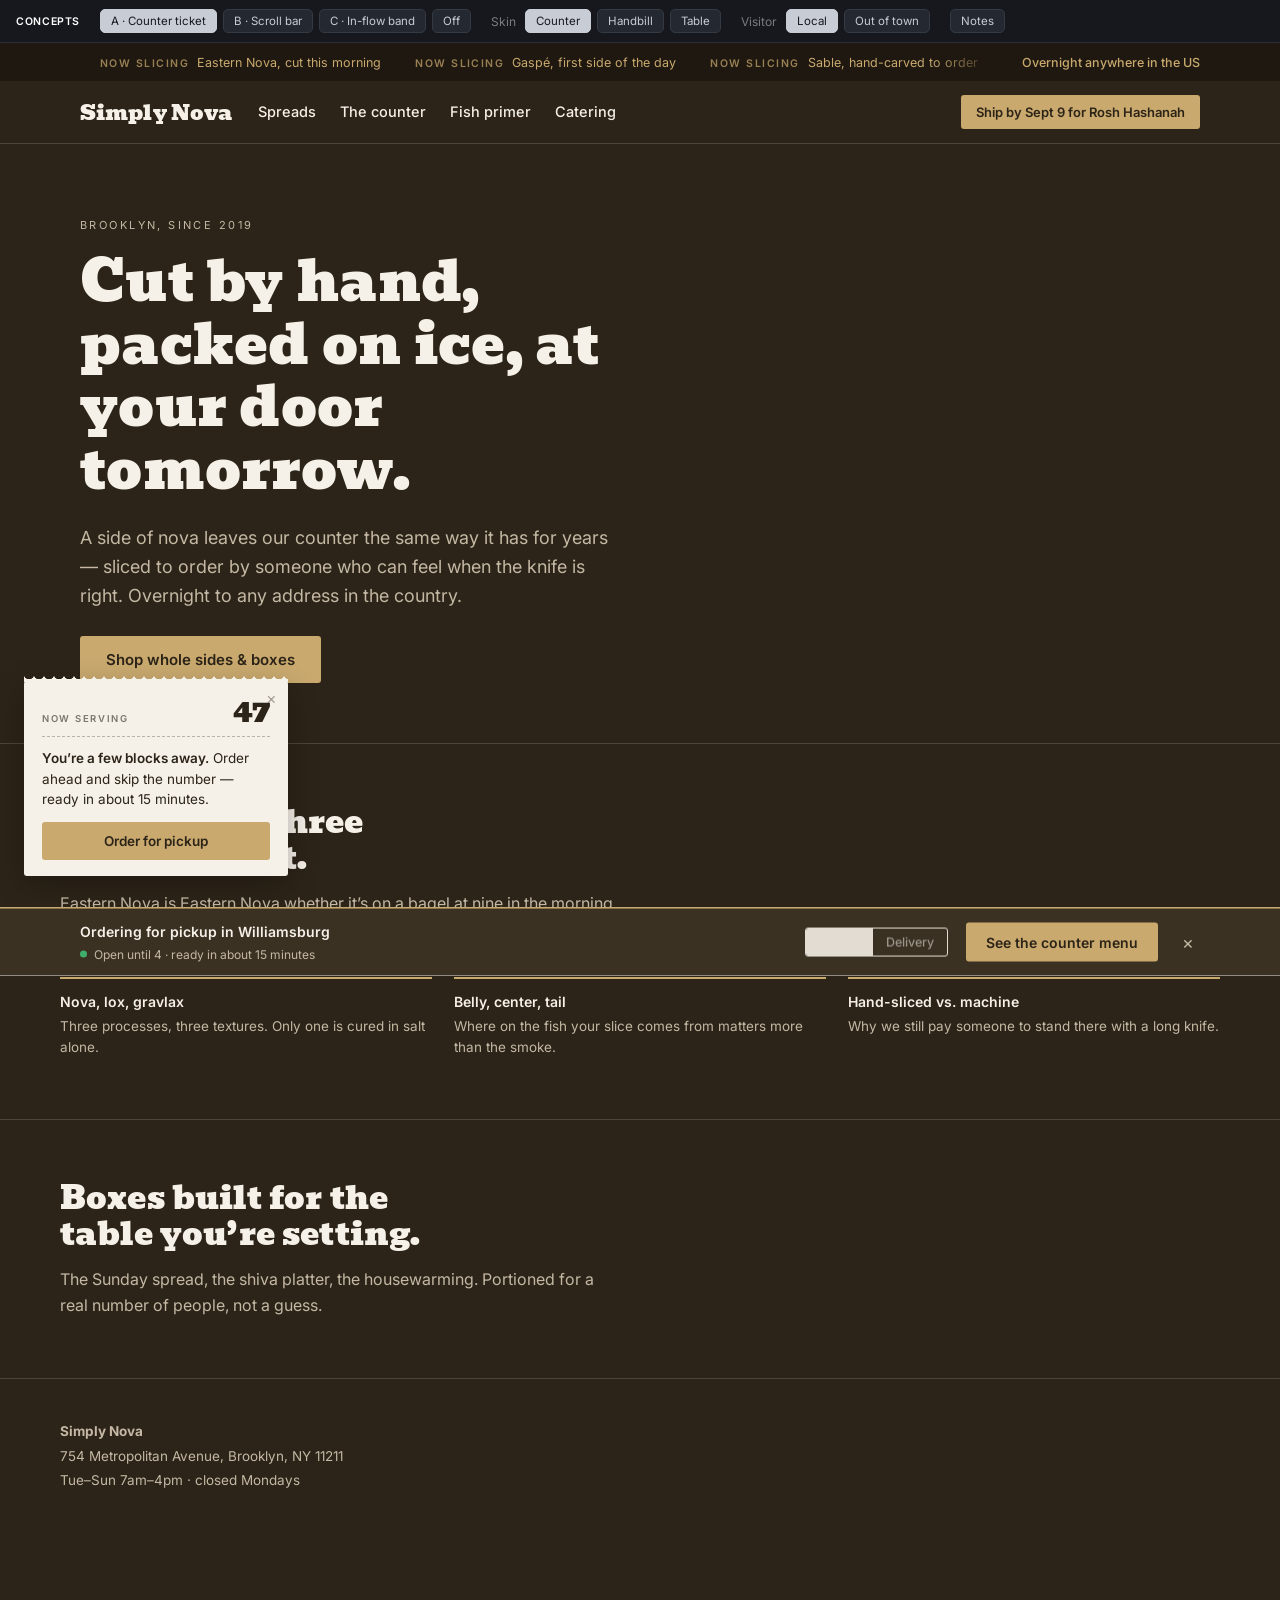
<file: simply-nova-local-module-concepts.html>
<!DOCTYPE html>
<html lang="en">
<head>
<meta charset="utf-8">
<meta name="viewport" content="width=device-width, initial-scale=1">
<title>Simply Nova — local pickup module, three concepts</title>
<link rel="preconnect" href="https://fonts.googleapis.com">
<link rel="preconnect" href="https://fonts.gstatic.com" crossorigin>
<link href="https://fonts.googleapis.com/css2?family=Barlow+Condensed:wght@400;500;600;800&family=Bevan&family=Fraunces:opsz,wght@9..144,400;9..144,600;9..144,900&family=Inter:wght@400;500;600&display=swap" rel="stylesheet">
<style>
:root{--maxw:1160px}
*{box-sizing:border-box;margin:0;padding:0}
body{font-family:Inter,system-ui,sans-serif;background:var(--bg);color:var(--ink);transition:background .25s,color .25s;-webkit-font-smoothing:antialiased;padding-bottom:120px}

body[data-skin="counter"]{
  --bg:#2c2418;--surface:#3a3123;--ink:#f5f0e8;--ink-soft:#c4b8a4;
  --accent:#c9a96e;--accent-ink:#2c2418;--line:rgba(245,240,232,.16);
  --paper:#f5f0e8;--paper-ink:#2c2418;
  --display:'Bevan',serif;--dtt:none;--dls:.005em;--dlh:1.12;--dfw:400;
  --util-bg:#1e1810;--util-ink:#c9a96e;
}
body[data-skin="handbill"]{
  --bg:#d9d1c4;--surface:#e6e0d6;--ink:#2c2418;--ink-soft:#6b6152;
  --accent:#c92a2a;--accent-ink:#fff;--line:rgba(44,36,24,.2);
  --paper:#fffdf9;--paper-ink:#2c2418;
  --display:'Barlow Condensed',sans-serif;--dtt:uppercase;--dls:.01em;--dlh:.95;--dfw:800;
  --util-bg:#2c2418;--util-ink:#d9d1c4;
}
body[data-skin="table"]{
  --bg:#f5f0e8;--surface:#fffdf9;--ink:#2c2418;--ink-soft:#6b6152;
  --accent:#069b7d;--accent-ink:#fff;--line:rgba(44,36,24,.16);
  --paper:#fffdf9;--paper-ink:#2c2418;
  --display:'Fraunces',serif;--dtt:none;--dls:-.01em;--dlh:1.08;--dfw:600;
  --util-bg:#069b7d;--util-ink:#f5f0e8;
}
.dsp{font-family:var(--display);text-transform:var(--dtt);letter-spacing:var(--dls);line-height:var(--dlh);font-weight:var(--dfw)}

/* harness */
.harness{position:sticky;top:0;z-index:900;background:#16181d;color:#c8ccd4;font-size:12px;padding:9px 16px;display:flex;gap:20px;align-items:center;flex-wrap:wrap;border-bottom:1px solid #2a2e36}
.harness b{color:#fff;font-weight:600;letter-spacing:.06em;text-transform:uppercase;font-size:10.5px}
.hgroup{display:flex;gap:6px;align-items:center}
.hgroup span{opacity:.55;margin-right:3px}
.harness button{font:inherit;font-size:11.5px;background:#242830;color:#c8ccd4;border:1px solid #343a44;padding:4px 10px;border-radius:5px;cursor:pointer}
.harness button:hover{border-color:#4d5563}
.harness button[aria-pressed="true"]{background:#c8ccd4;color:#16181d;border-color:#c8ccd4}

.note{display:none;background:rgba(201,169,110,.1);border-left:3px solid var(--accent);padding:12px 16px;margin:0 auto 6px;max-width:var(--maxw);font-size:13.5px;line-height:1.6;color:var(--ink-soft)}
.note strong{color:var(--ink);font-weight:600}
body.notes .note{display:block}

/* utility + header (v2 shell) */
.util{background:var(--util-bg);color:var(--util-ink);font-size:12.5px;overflow:hidden;height:38px}
.util-in{max-width:var(--maxw);margin:0 auto;padding:0 20px;height:38px;display:flex;align-items:center;gap:20px}
.ticker{flex:1;overflow:hidden;mask-image:linear-gradient(90deg,transparent,#000 20px,#000 92%,transparent)}
.ticker-track{display:inline-flex;gap:34px;white-space:nowrap;animation:roll 34s linear infinite;padding-left:20px}
@keyframes roll{to{transform:translateX(-50%)}}
.ticker b{font-weight:600;letter-spacing:.14em;font-size:10.5px;opacity:.72;margin-right:8px}
@media(prefers-reduced-motion:reduce){.ticker-track{animation:none}}
.util .ship{white-space:nowrap;font-weight:500}

header.site{position:sticky;top:36px;z-index:800;background:var(--bg);border-bottom:1px solid var(--line)}
.hd{max-width:var(--maxw);margin:0 auto;padding:14px 20px;display:flex;align-items:center;gap:26px}
.logo{font-family:var(--display);text-transform:var(--dtt);font-size:26px;letter-spacing:var(--dls);white-space:nowrap}
body[data-skin="counter"] .logo{font-size:21px}
body[data-skin="handbill"] .logo{font-size:32px;font-weight:800}
nav.main{display:flex;gap:24px;flex:1}
nav.main a{color:var(--ink);text-decoration:none;font-size:14.5px;font-weight:500;padding:6px 0;border-bottom:2px solid transparent}
nav.main a:hover{border-bottom-color:var(--accent)}
.seasonal{background:var(--accent);color:var(--accent-ink);text-decoration:none;font-size:13px;font-weight:600;padding:9px 15px;border-radius:3px;white-space:nowrap}

/* hero — the v2 experience moment */
.hero{max-width:var(--maxw);margin:0 auto;padding:74px 20px 60px}
.eyebrow{font-size:11px;letter-spacing:.22em;text-transform:uppercase;color:var(--ink-soft);margin-bottom:18px}
h1{font-family:var(--display);text-transform:var(--dtt);letter-spacing:var(--dls);line-height:var(--dlh);font-weight:var(--dfw);font-size:clamp(40px,7vw,76px);max-width:15ch;margin-bottom:22px}
body[data-skin="counter"] h1{font-size:clamp(32px,5.2vw,56px)}
.sub{font-size:18px;line-height:1.62;color:var(--ink-soft);max-width:50ch;margin-bottom:26px}
.heroCta{display:inline-block;background:var(--accent);color:var(--accent-ink);text-decoration:none;font-size:15px;font-weight:600;padding:14px 26px;border-radius:3px}

.band{border-top:1px solid var(--line);padding:60px 20px}
.band-in{max-width:var(--maxw);margin:0 auto}
.band h2{font-family:var(--display);text-transform:var(--dtt);letter-spacing:var(--dls);line-height:var(--dlh);font-weight:var(--dfw);font-size:clamp(26px,4vw,42px);margin-bottom:14px;max-width:18ch}
body[data-skin="counter"] .band h2{font-size:clamp(22px,3vw,32px)}
.band p{color:var(--ink-soft);max-width:56ch;line-height:1.65;font-size:16px}
.three{display:grid;grid-template-columns:repeat(3,1fr);gap:22px;margin-top:34px}
.three div{border-top:2px solid var(--accent);padding-top:14px}
.three h3{font-size:14px;font-weight:600;margin-bottom:6px}
.three p{font-size:13.5px;line-height:1.6}
footer{border-top:1px solid var(--line);padding:40px 20px;font-size:13.5px;color:var(--ink-soft);line-height:1.8}
footer .ft{max-width:var(--maxw);margin:0 auto}

/* shared module bits */
.segm{display:flex;border:1px solid currentColor;border-radius:3px;overflow:hidden;opacity:.9}
.segm button{background:none;border:none;font:inherit;font-size:12.5px;font-weight:500;color:inherit;padding:6px 13px;cursor:pointer;opacity:.6}
.segm button[aria-pressed="true"]{background:currentColor;opacity:1}
.segm button[aria-pressed="true"] span{color:var(--paper);mix-blend-mode:normal}
.dotg{width:7px;height:7px;border-radius:50%;background:#3fae6b;flex:none}

/* ===== CONCEPT A — counter ticket ===== */
#cA{position:fixed;left:24px;bottom:24px;z-index:870;width:264px;background:var(--paper);color:var(--paper-ink);border-radius:3px;padding:16px 18px 16px;box-shadow:0 8px 30px rgba(0,0,0,.28);display:none}
body[data-c="A"][data-geo="local"] #cA{display:block}
#cA::before{content:"";position:absolute;left:0;right:0;top:-7px;height:8px;background:radial-gradient(circle at 5px 0,transparent 5px,var(--paper) 5.5px);background-size:10px 8px}
.tk-head{display:flex;justify-content:space-between;align-items:baseline;border-bottom:1px dashed rgba(44,36,24,.3);padding-bottom:9px;margin-bottom:11px}
.tk-head span{font-size:9.5px;letter-spacing:.18em;text-transform:uppercase;opacity:.6;font-weight:600}
.tk-num{font-family:var(--display);text-transform:var(--dtt);font-size:30px;line-height:1;font-weight:var(--dfw)}
.tk-body{font-size:13.5px;line-height:1.5;margin-bottom:13px}
.tk-body b{font-weight:600}
#cA .cta{display:block;width:100%;background:var(--accent);color:var(--accent-ink);border:none;font:inherit;font-size:13.5px;font-weight:600;padding:11px;border-radius:3px;cursor:pointer;text-align:center}
#cA .x{position:absolute;top:9px;right:11px;background:none;border:none;font:inherit;font-size:16px;line-height:1;color:var(--paper-ink);opacity:.4;cursor:pointer}

/* ===== CONCEPT B — scroll-triggered bar ===== */
#cB{position:fixed;left:0;right:0;bottom:0;z-index:870;background:var(--surface);border-top:2px solid var(--accent);transform:translateY(110%);transition:transform .34s cubic-bezier(.2,.7,.3,1)}
body[data-c="B"][data-geo="local"] #cB.up{transform:translateY(0)}
.bar-in{max-width:var(--maxw);margin:0 auto;padding:13px 20px;display:flex;align-items:center;gap:18px;flex-wrap:wrap}
.bar-txt{flex:1;min-width:210px;font-size:14px;line-height:1.45}
.bar-txt b{font-weight:600}
.bar-txt em{font-style:normal;display:flex;align-items:center;gap:7px;font-size:12px;color:var(--ink-soft);margin-top:3px}
#cB .cta{background:var(--accent);color:var(--accent-ink);border:none;font:inherit;font-size:14px;font-weight:600;padding:11px 20px;border-radius:3px;cursor:pointer;white-space:nowrap}
#cB .x{background:none;border:none;font:inherit;font-size:18px;color:var(--ink-soft);cursor:pointer;padding:4px 6px}
#cB .segm{color:var(--ink)}

/* ===== CONCEPT C — in-flow band ===== */
#cC{display:none;background:var(--surface);border-top:1px solid var(--line);border-bottom:1px solid var(--line)}
body[data-c="C"][data-geo="local"] #cC{display:block}
.cc-in{max-width:var(--maxw);margin:0 auto;padding:38px 20px;display:grid;grid-template-columns:1.1fr 1fr;gap:44px;align-items:start}
.cc-l h2{font-family:var(--display);text-transform:var(--dtt);letter-spacing:var(--dls);line-height:var(--dlh);font-weight:var(--dfw);font-size:clamp(24px,3.4vw,36px);margin-bottom:12px;max-width:16ch}
body[data-skin="counter"] .cc-l h2{font-size:clamp(20px,2.6vw,27px)}
.cc-l p{color:var(--ink-soft);font-size:15px;line-height:1.6;max-width:44ch;margin-bottom:18px}
.cc-actions{display:flex;gap:12px;align-items:center;flex-wrap:wrap}
.cc-actions .cta{background:var(--accent);color:var(--accent-ink);border:none;font:inherit;font-size:14.5px;font-weight:600;padding:12px 22px;border-radius:3px;cursor:pointer}
.cc-l .segm{color:var(--ink)}
.cc-r{border-left:1px solid var(--line);padding-left:30px}
.cc-r h3{font-size:10.5px;letter-spacing:.18em;text-transform:uppercase;color:var(--ink-soft);font-weight:600;margin-bottom:14px}
.mrow{display:flex;justify-content:space-between;gap:14px;padding:9px 0;border-bottom:1px solid var(--line);font-size:14px}
.mrow:last-child{border:none}
.mrow em{font-style:normal;color:var(--ink-soft);font-size:12.5px;display:block;margin-top:2px}
.mrow b{font-weight:600;white-space:nowrap}

@media(max-width:900px){
  nav.main{display:none}
  .three,.cc-in{grid-template-columns:1fr}
  .cc-r{border-left:none;border-top:1px solid var(--line);padding-left:0;padding-top:22px}
  #cA{left:12px;right:12px;bottom:12px;width:auto}
  .hero{padding:44px 20px 34px}
}
:focus-visible{outline:2px solid var(--accent);outline-offset:2px}
</style>
</head>
<body data-skin="counter" data-c="A" data-geo="local">

<div class="harness">
  <b>Concepts</b>
  <div class="hgroup">
    <button onclick="setC('A',this)" aria-pressed="true">A · Counter ticket</button>
    <button onclick="setC('B',this)" aria-pressed="false">B · Scroll bar</button>
    <button onclick="setC('C',this)" aria-pressed="false">C · In-flow band</button>
    <button onclick="setC('none',this)" aria-pressed="false">Off</button>
  </div>
  <div class="hgroup"><span>Skin</span>
    <button onclick="skin('counter',this)" aria-pressed="true">Counter</button>
    <button onclick="skin('handbill',this)" aria-pressed="false">Handbill</button>
    <button onclick="skin('table',this)" aria-pressed="false">Table</button>
  </div>
  <div class="hgroup"><span>Visitor</span>
    <button onclick="geo('local',this)" aria-pressed="true">Local</button>
    <button onclick="geo('away',this)" aria-pressed="false">Out of town</button>
  </div>
  <div class="hgroup">
    <button onclick="document.body.classList.toggle('notes');this.setAttribute('aria-pressed',document.body.classList.contains('notes'))" aria-pressed="false">Notes</button>
  </div>
</div>

<div class="util">
  <div class="util-in">
    <div class="ticker"><div class="ticker-track">
      <span><b>NOW SLICING</b>Eastern Nova, cut this morning</span>
      <span><b>NOW SLICING</b>Gaspé, first side of the day</span>
      <span><b>NOW SLICING</b>Sable, hand-carved to order</span>
      <span><b>NOW SLICING</b>Belly lox, salt-cured</span>
      <span><b>NOW SLICING</b>Eastern Nova, cut this morning</span>
      <span><b>NOW SLICING</b>Gaspé, first side of the day</span>
      <span><b>NOW SLICING</b>Sable, hand-carved to order</span>
      <span><b>NOW SLICING</b>Belly lox, salt-cured</span>
    </div></div>
    <div class="ship">Overnight anywhere in the US</div>
  </div>
</div>

<header class="site">
  <div class="hd">
    <div class="logo">Simply Nova</div>
    <nav class="main">
      <a href="#">Spreads</a>
      <a href="#">The counter</a>
      <a href="#">Fish primer</a>
      <a href="#">Catering</a>
    </nav>
    <a class="seasonal" href="#">Ship by Sept 9 for Rosh Hashanah</a>
  </div>
</header>

<div class="note"><strong>Shell is approximate.</strong> This is a stand-in for v2 so the modules can be judged in context — same nav, same ticker, same shipping-forward hero. The three concepts are the deliverable; ignore the rest.</div>

<section class="hero">
  <div class="eyebrow">Brooklyn, since 2019</div>
  <h1>Cut by hand, packed on ice, at your door tomorrow.</h1>
  <p class="sub">A side of nova leaves our counter the same way it has for years — sliced to order by someone who can feel when the knife is right. Overnight to any address in the country.</p>
  <a class="heroCta" href="#">Shop whole sides &amp; boxes</a>
</section>

<!-- ===== CONCEPT C sits here, in the flow ===== -->
<section id="cC">
  <div class="cc-in">
    <div class="cc-l">
      <h2>You&rsquo;re close enough to skip the box.</h2>
      <p>Twelve minutes from most of Williamsburg. Order ahead and it&rsquo;s wrapped and waiting — no line, no number, no waiting on the slicer.</p>
      <div class="cc-actions">
        <div class="segm">
          <button aria-pressed="true" onclick="seg(this)"><span>Pickup</span></button>
          <button aria-pressed="false" onclick="seg(this)"><span>Delivery</span></button>
        </div>
        <button class="cta">Order for pickup</button>
      </div>
    </div>
    <div class="cc-r">
      <h3>Off the counter this morning</h3>
      <div class="mrow"><div>Egg &amp; cheese on a roll<em>Until 11am</em></div><b>$8</b></div>
      <div class="mrow"><div>Light &amp; Truth<em>Nova, scallion cream cheese, tomato</em></div><b>$17</b></div>
      <div class="mrow"><div>Big Macher<em>Pastrami, slaw, russian</em></div><b>$19</b></div>
    </div>
  </div>
</section>

<div class="note"><strong>C — in-flow band.</strong> Claims a real section directly under the hero, visible only to local visitors. Zero interruption, full brand voice, and it can carry actual menu items with prices — which is the only one of the three with room to sell a specific sandwich. Cost: it does nothing until someone scrolls, and it pushes your shipping content down a screen for a third of your traffic.</div>

<section class="band">
  <div class="band-in">
    <h2>Same fish. Three ways to get it.</h2>
    <p>Eastern Nova is Eastern Nova whether it&rsquo;s on a bagel at nine in the morning, packed on ice to Chicago, or fanned across a platter for twenty.</p>
    <div class="three">
      <div><h3>Nova, lox, gravlax</h3><p>Three processes, three textures. Only one is cured in salt alone.</p></div>
      <div><h3>Belly, center, tail</h3><p>Where on the fish your slice comes from matters more than the smoke.</p></div>
      <div><h3>Hand-sliced vs. machine</h3><p>Why we still pay someone to stand there with a long knife.</p></div>
    </div>
  </div>
</section>

<section class="band">
  <div class="band-in">
    <h2>Boxes built for the table you&rsquo;re setting.</h2>
    <p>The Sunday spread, the shiva platter, the housewarming. Portioned for a real number of people, not a guess.</p>
  </div>
</section>

<footer><div class="ft">
  <b>Simply Nova</b><br>754 Metropolitan Avenue, Brooklyn, NY 11211<br>Tue–Sun 7am–4pm · closed Mondays
</div></footer>

<!-- ===== CONCEPT A — counter ticket ===== -->
<aside id="cA">
  <button class="x" onclick="dismiss('A')" aria-label="Dismiss">×</button>
  <div class="tk-head"><span>Now serving</span><div class="tk-num">47</div></div>
  <p class="tk-body"><b>You&rsquo;re a few blocks away.</b> Order ahead and skip the number — ready in about 15 minutes.</p>
  <button class="cta">Order for pickup</button>
</aside>

<!-- ===== CONCEPT B — scroll-triggered bar ===== -->
<aside id="cB">
  <div class="bar-in">
    <div class="bar-txt">
      <b>Ordering for pickup in Williamsburg</b>
      <em><span class="dotg"></span>Open until 4 · ready in about 15 minutes</em>
    </div>
    <div class="segm">
      <button aria-pressed="true" onclick="seg(this)"><span>Pickup</span></button>
      <button aria-pressed="false" onclick="seg(this)"><span>Delivery</span></button>
    </div>
    <button class="cta">See the counter menu</button>
    <button class="x" onclick="dismiss('B')" aria-label="Dismiss">×</button>
  </div>
</aside>

<div class="note"><strong>A — counter ticket.</strong> Lives in the lower-left corner from the moment a local lands. Styled as the paper stub off the deli number board, so it reads as an object from the shop rather than a widget bolted onto the page. Smallest footprint, never blocks anything, and it&rsquo;s the only concept that reinforces the in-store experience instead of competing with it. Cost: it&rsquo;s small, and small things get ignored.</div>

<div class="note"><strong>B — scroll bar.</strong> Slides up once someone passes the hero, so the brand moment lands clean first. Widest reach and the highest expected conversion of the three, with room for the pickup/delivery toggle inline. Cost: it&rsquo;s the most conventional of the three and reads faintly like a cookie banner — the thing v2 is specifically trying not to feel like.</div>

<script>
function press(b){var s=b.parentNode.querySelectorAll('button');for(var i=0;i<s.length;i++)s[i].setAttribute('aria-pressed','false');b.setAttribute('aria-pressed','true');}
function skin(v,b){document.body.dataset.skin=v;press(b);}
function geo(v,b){document.body.dataset.geo=v;press(b);}
function setC(v,b){document.body.dataset.c=v;press(b);dismissed={};document.getElementById('cA').style.display='';document.getElementById('cB').classList.remove('up');onScroll();}
function seg(b){press(b);}
var dismissed={};
function dismiss(k){dismissed[k]=true;if(k==='A')document.getElementById('cA').style.display='none';else document.getElementById('cB').classList.remove('up');}
function onScroll(){
  if(dismissed.B)return;
  document.getElementById('cB').classList.toggle('up', scrollY>380);
}
addEventListener('scroll',onScroll);
onScroll();
</script>
</body>
</html>
</file>
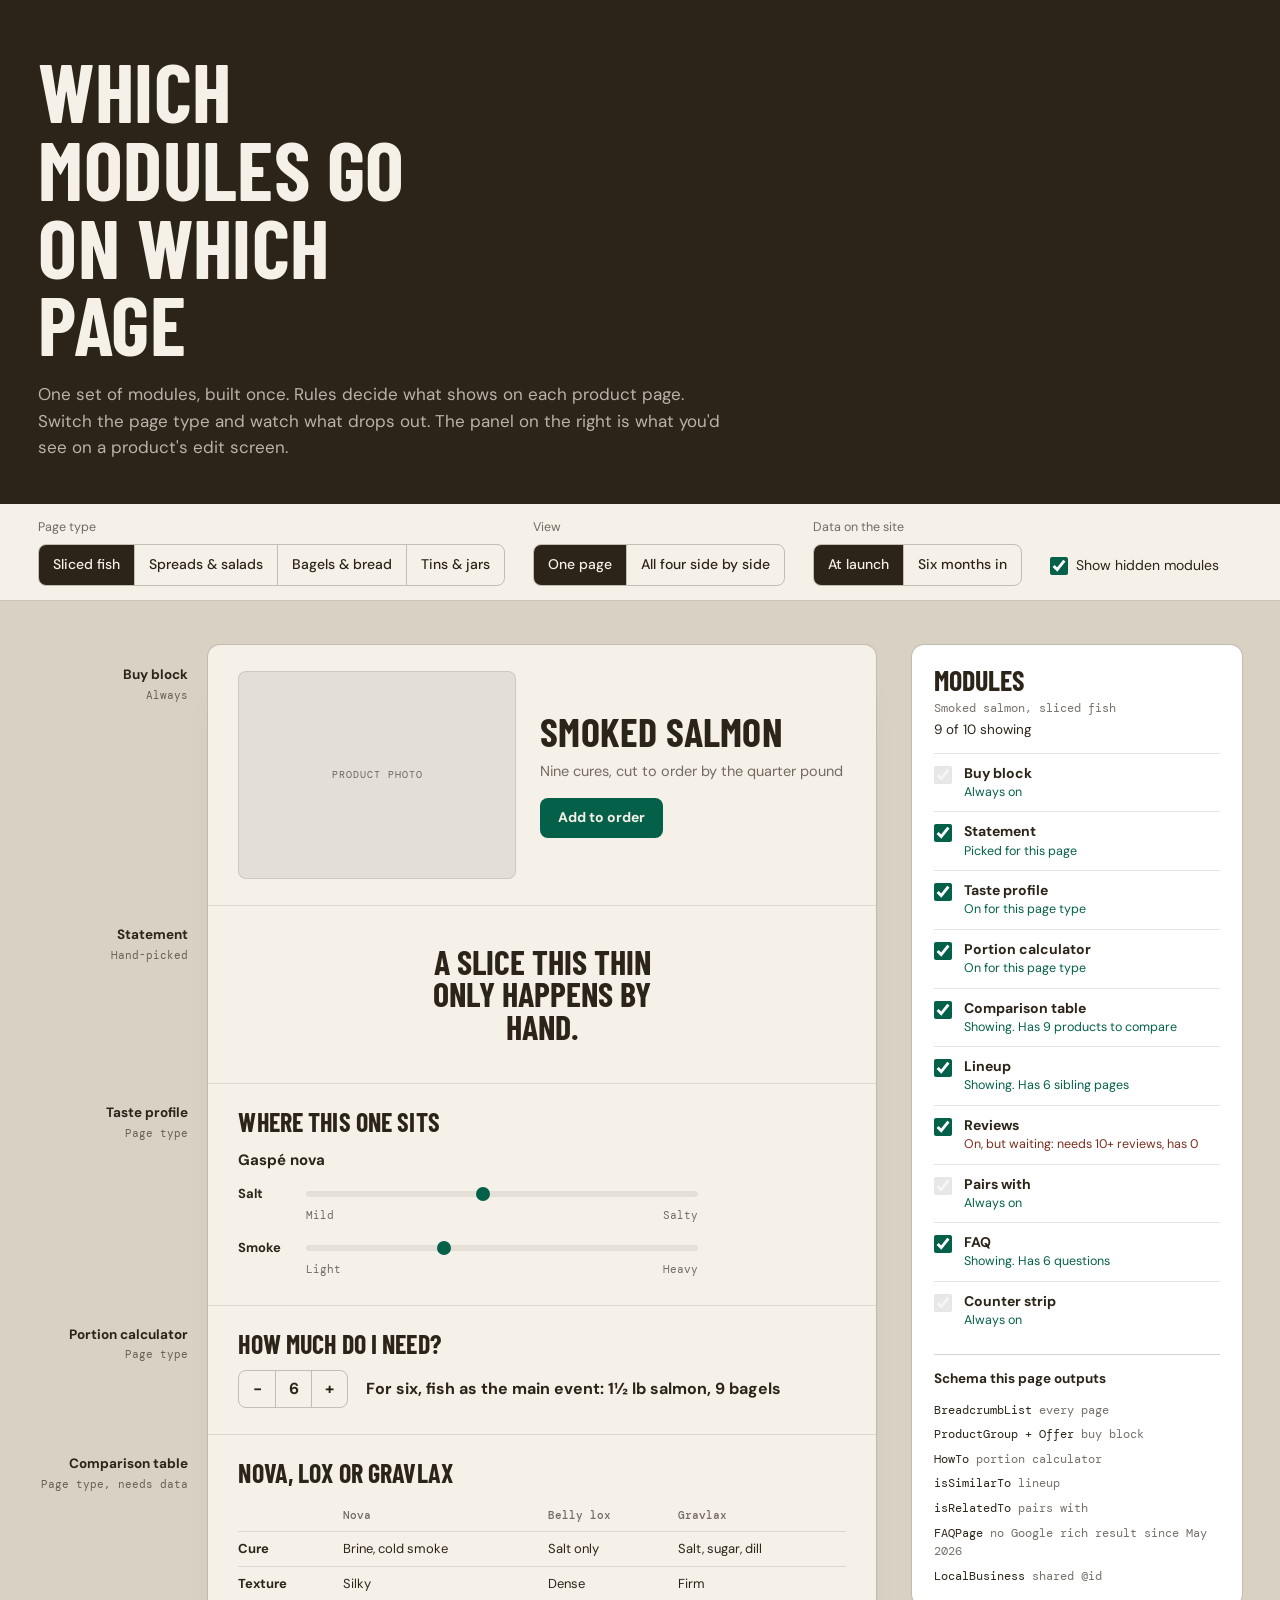
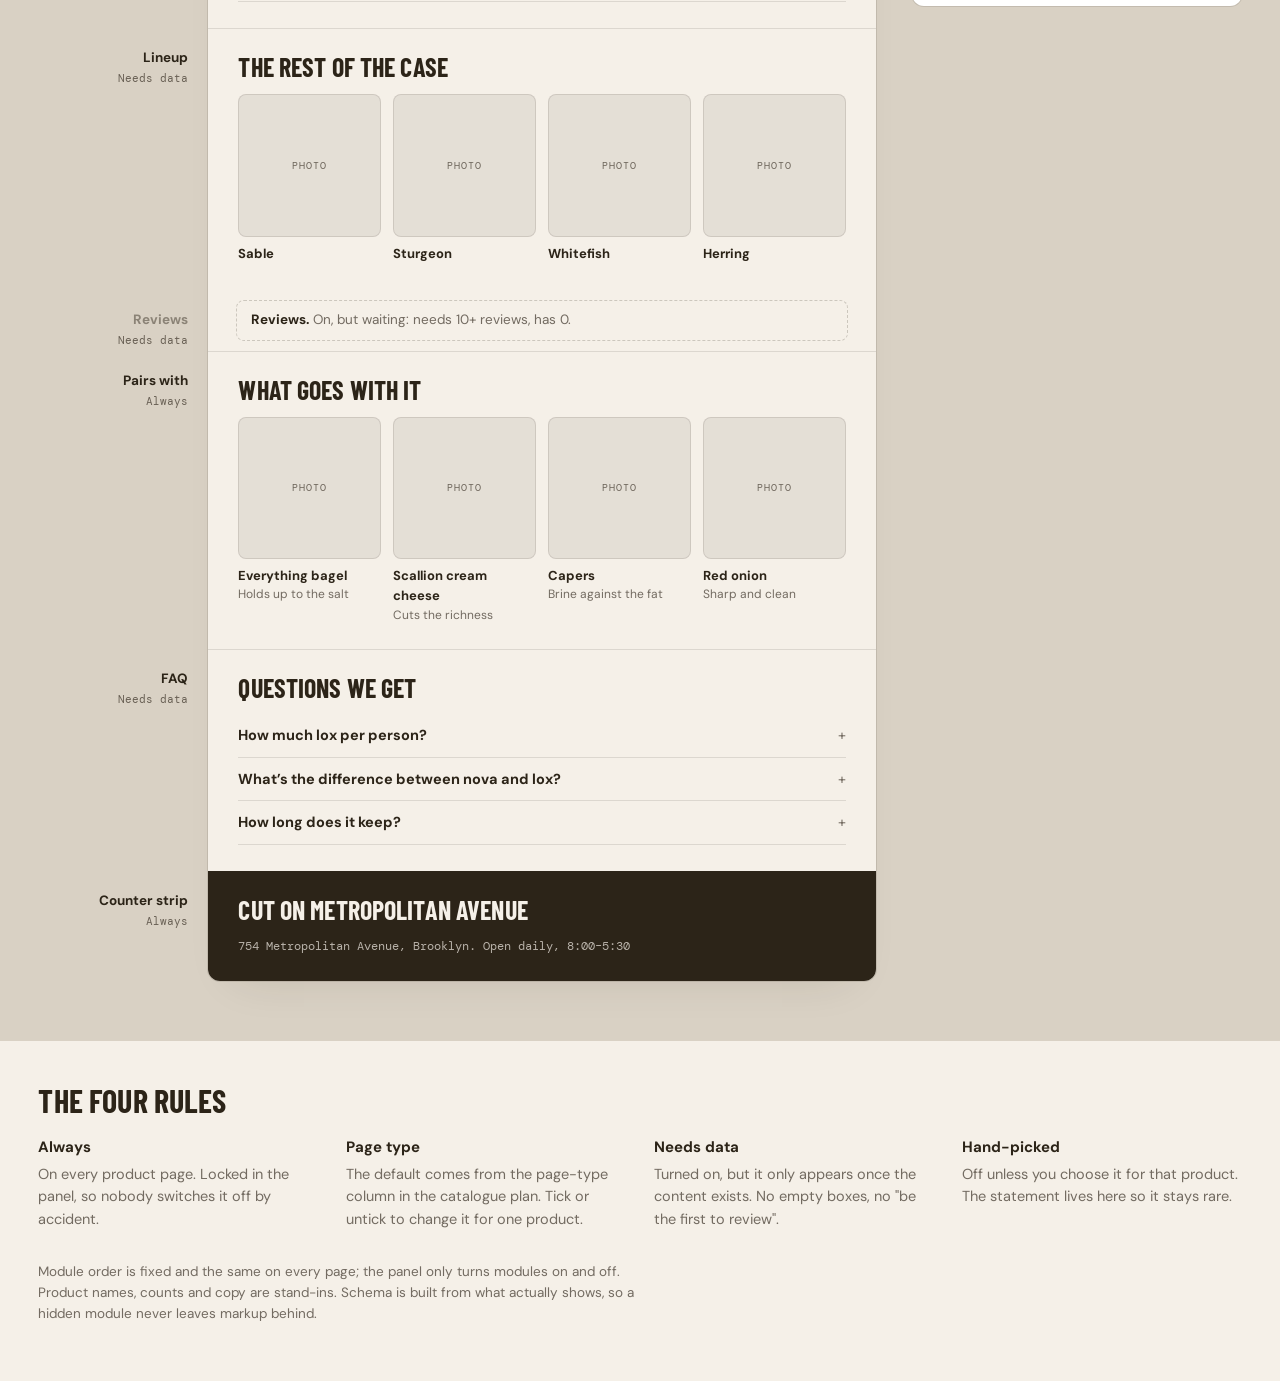
<file: simply-nova-module-rules.html>
<!DOCTYPE html>
<html lang="en">
<head>
<meta charset="utf-8">
<meta name="viewport" content="width=device-width, initial-scale=1">
<title>Product page modules — rules preview | Simply Nova</title>
<link rel="preconnect" href="https://fonts.googleapis.com">
<link rel="preconnect" href="https://fonts.gstatic.com" crossorigin>
<link href="https://fonts.googleapis.com/css2?family=Barlow+Condensed:wght@600;700&family=DM+Sans:opsz,wght@9..40,400;9..40,500;9..40,700&family=DM+Mono:wght@400;500&display=swap" rel="stylesheet">
<style>
/* ============================================================
   SIMPLY NOVA — product page module rules (prototype / spec)
   Token block copied verbatim from simply-nova-product-page.html.
   Disposable. The rules object at the bottom is the spec.
   ============================================================ */
:root {
  --sn-cream:#F5F0E8; --sn-raised:#FFFFFF; --sn-alt:#D9D1C4;
  --sn-espresso:#2C2418;
  --sn-ink-muted:rgba(44,36,24,.65); --sn-ink-faint:rgba(44,36,24,.45);
  --sn-border:rgba(44,36,24,.12); --sn-rule:rgba(44,36,24,.20);
  --sn-status-bg:rgba(44,36,24,.08); --sn-status-ink:#4A443C;
  --sn-btn2-border:rgba(44,36,24,.25);
  --sn-cream-muted:rgba(245,240,232,.70); --sn-cream-faint:rgba(245,240,232,.45);
  --sn-border-onink:rgba(245,240,232,.16); --sn-rule-onink:rgba(245,240,232,.28);
  --sn-well-onink:rgba(245,240,232,.06);
  --sn-teal:#046049; --sn-teal-onink:#0FBF9A; --sn-teal-tint:#E1F0EC;
  --sn-clay:#A8442A; --sn-clay-focus:rgba(168,68,42,.35);
  --sn-clay-tint:#F6E7E2; --sn-clay-ink:#7A2F1D;
  --sn-hover-ink:var(--sn-clay);
  --sn-shadow:rgba(44,36,24,.14);
  --fd:'Barlow Condensed','Arial Narrow',sans-serif;
  --fb:'DM Sans',system-ui,-apple-system,sans-serif;
  --fm:'DM Mono',ui-monospace,monospace;
  --ground:var(--sn-cream); --ink:var(--sn-espresso); --ink-2:var(--sn-ink-muted);
  --border:var(--sn-border); --rule:var(--sn-rule); --well:var(--sn-status-bg);
  --link:var(--sn-teal); --btn-on:var(--sn-cream); --head:var(--sn-espresso);
}
.on-ink {
  --ground:var(--sn-espresso); --ink:var(--sn-cream); --ink-2:var(--sn-cream-muted);
  --border:var(--sn-border-onink); --rule:var(--sn-rule-onink); --well:var(--sn-well-onink);
  --link:var(--sn-teal-onink); --head:var(--sn-cream);
  background:var(--ground); color:var(--ink);
}
* { box-sizing:border-box; }
html { background:var(--sn-espresso); }
body { margin:0; background:var(--ground); color:var(--ink); font-family:var(--fb); font-size:16px; line-height:1.55; }
h1,h2,h3 { color:var(--head); font-family:var(--fd); font-weight:700; text-transform:uppercase; letter-spacing:.005em; line-height:.95; margin:0; }
p { margin:0 0 1em; }
.wrap { width:min(1240px, 94vw); margin:0 auto; }
:focus-visible { outline:3px solid var(--sn-clay-focus); outline-offset:2px; border-radius:4px; }
button { font:inherit; color:inherit; }
.well { background:var(--well); border:1px solid var(--border); border-radius:8px; display:grid; place-content:center; color:var(--ink-2); font-family:var(--fm); font-size:10px; letter-spacing:.1em; text-transform:uppercase; }

/* ---------- header ---------- */
.top { padding:52px 0 44px; }
.top h1 { font-size:clamp(44px, 6.4vw, 84px); max-width:12ch; }
.top p { color:var(--ink-2); max-width:58ch; margin:18px 0 0; font-size:17px; }

/* ---------- controls ---------- */
.controls { position:sticky; top:0; z-index:20; background:var(--sn-cream); border-bottom:1px solid var(--sn-rule); }
.controls .wrap { display:flex; flex-wrap:wrap; align-items:flex-end; gap:14px 28px; padding:14px 0; }
.ctl-k { display:block; font-size:12.5px; color:var(--ink-2); margin:0 0 6px; }
.seg { display:inline-flex; border:1.5px solid var(--sn-btn2-border); border-radius:8px; overflow:hidden; }
.seg button { border:0; background:transparent; padding:0 14px; min-height:40px; cursor:pointer; font-size:14px; font-weight:500; white-space:nowrap; transition:background .15s, color .15s; }
.seg button + button { border-left:1.5px solid var(--sn-btn2-border); }
.seg button:hover { color:var(--sn-hover-ink); }
.seg button[aria-pressed="true"] { background:var(--sn-espresso); color:var(--sn-cream); }
.chk { display:inline-flex; align-items:center; gap:8px; min-height:40px; font-size:14px; cursor:pointer; }
.chk input { width:18px; height:18px; accent-color:var(--sn-teal); margin:0; }
.ctl-type[hidden], .chk[hidden] { display:none; }

/* ---------- stage ---------- */
.stage { background:var(--sn-alt); padding:44px 0 60px; }
.single { display:grid; grid-template-columns:minmax(0,1fr) 330px; gap:36px; align-items:start; }
.single[hidden], .matrix-wrap[hidden] { display:none; }

/* the miniature product page */
.page { position:relative; }
.page::before { content:""; position:absolute; top:0; bottom:0; left:170px; right:0; background:var(--sn-cream); border-radius:12px; box-shadow:0 22px 44px -28px var(--sn-shadow), 0 0 0 1px var(--sn-border); }
.slot { position:relative; padding-left:170px; }
.lab { position:absolute; left:0; top:22px; width:150px; text-align:right; transition:opacity .25s; }
.lab b { display:block; font-size:13.5px; line-height:1.25; }
.lab span { display:block; font-family:var(--fm); font-size:11px; color:var(--ink-2); margin-top:3px; }
.slot.off .lab b { color:var(--sn-ink-faint); }
.slot.gone .lab { opacity:0; }

.clp { display:grid; grid-template-rows:0fr; transition:grid-template-rows .34s cubic-bezier(.22,.61,.36,1); }
.clp.open { grid-template-rows:1fr; }
.clp > .in { overflow:hidden; min-height:0; }

.ghost-line { margin:10px 28px; border:1.5px dashed var(--sn-rule); border-radius:8px; padding:9px 14px; font-size:13.5px; color:var(--ink-2); }
.ghost-line b { color:var(--ink); font-weight:700; }

/* module minis */
.mm { padding:26px 30px; border-top:1px solid var(--sn-border); }
.slot:first-child .mm { border-top:0; }
.m-h { font-size:26px; margin:0 0 14px; }
.m-sub { font-size:14px; color:var(--ink-2); margin:-6px 0 14px; max-width:52ch; }

.m-buy { display:grid; grid-template-columns:1fr 1.1fr; gap:24px; align-items:center; }
.m-buy .well { aspect-ratio:4/3; }
.m-buy h3 { font-size:40px; }
.m-buy p { color:var(--ink-2); font-size:14.5px; margin:10px 0 16px; }
.fakebtn { display:inline-flex; align-items:center; min-height:40px; padding:0 18px; border-radius:8px; background:var(--sn-teal); color:var(--sn-cream); font-weight:700; font-size:14px; }

.m-state { text-align:center; padding:40px 30px; }
.m-state p { font-family:var(--fd); font-weight:700; text-transform:uppercase; font-size:34px; line-height:.95; margin:0 auto; max-width:16ch; }
.m-state.ph p { font-family:var(--fb); text-transform:none; font-weight:500; font-size:15px; color:var(--ink-2); max-width:none; }

.scales { display:grid; gap:14px; max-width:460px; }
.scale { display:grid; grid-template-columns:56px 1fr; align-items:center; gap:12px; font-size:13px; font-weight:700; }
.track { position:relative; height:6px; border-radius:3px; background:var(--well); }
.track i { position:absolute; top:50%; width:14px; height:14px; margin:-7px 0 0 -7px; border-radius:50%; background:var(--sn-teal); }
.ends { display:flex; justify-content:space-between; font-family:var(--fm); font-size:10.5px; color:var(--ink-2); font-weight:400; grid-column:2; margin-top:-8px; }
.pf-name { font-weight:700; font-size:15px; margin:0 0 12px; }

.m-calc { display:flex; flex-wrap:wrap; align-items:center; gap:18px; }
.step { display:inline-flex; border:1.5px solid var(--sn-btn2-border); border-radius:8px; }
.step span { width:36px; height:36px; display:grid; place-content:center; font-weight:700; }
.step span + span { border-left:1.5px solid var(--sn-btn2-border); }
.m-calc p { margin:0; font-weight:700; }

.m-cmp { width:100%; border-collapse:collapse; font-size:13px; }
.m-cmp th, .m-cmp td { text-align:left; padding:7px 10px 7px 0; border-bottom:1px solid var(--sn-border); }
.m-cmp thead th { font-family:var(--fm); font-weight:500; font-size:11px; color:var(--ink-2); }

.tiles { display:grid; grid-template-columns:repeat(4,1fr); gap:12px; }
.tiles .well { aspect-ratio:1/1; }
.tiles b { display:block; font-size:13px; margin-top:7px; }
.tiles small { display:block; font-size:12px; color:var(--ink-2); line-height:1.35; }

.m-rev { display:grid; grid-template-columns:auto 1fr; gap:28px; align-items:center; }
.score b { display:block; font-family:var(--fd); font-size:54px; line-height:.9; }
.score span { font-size:12.5px; color:var(--ink-2); }
.bars { display:grid; gap:10px; max-width:360px; }
.bar { font-size:13px; }
.bar div { height:6px; border-radius:3px; background:var(--well); margin-top:4px; }
.bar div i { display:block; height:100%; border-radius:3px; background:var(--sn-teal); }

.faqs div { display:flex; justify-content:space-between; gap:16px; padding:10px 0; border-bottom:1px solid var(--sn-border); font-size:14.5px; font-weight:700; }
.faqs div::after { content:"+"; color:var(--ink-2); font-weight:400; }

.m-counter { border-radius:0 0 12px 12px; }
.m-counter p { font-family:var(--fm); font-size:12px; color:var(--ink-2); margin:0; }

/* ---------- admin panel ---------- */
.panel { position:sticky; top:96px; background:var(--sn-raised); border-radius:12px; padding:22px 22px 18px; box-shadow:0 0 0 1px var(--sn-border); }
.panel h3 { font-size:28px; }
.panel .for { font-family:var(--fm); font-size:12px; color:var(--ink-2); margin:6px 0 2px; }
.panel .count { font-size:13.5px; margin:0 0 12px; }
.prow { display:grid; grid-template-columns:20px 1fr; gap:10px; padding:10px 0; border-top:1px solid var(--sn-border); }
.prow input { width:18px; height:18px; margin:2px 0 0; accent-color:var(--sn-teal); cursor:pointer; }
.prow input:disabled { cursor:not-allowed; opacity:.55; }
.prow label { cursor:pointer; }
.prow .nm { display:block; font-size:14px; font-weight:700; line-height:1.3; }
.prow .st { display:block; font-size:12.5px; line-height:1.4; margin-top:2px; color:var(--ink-2); }
.prow .st.on { color:var(--sn-teal); }
.prow .st.wait { color:var(--sn-clay-ink); }
.linkbtn { border:0; background:none; padding:0; color:var(--sn-teal); border-bottom:1.5px solid var(--sn-teal); cursor:pointer; font-size:12.5px; }
.linkbtn:hover { color:var(--sn-hover-ink); border-color:var(--sn-hover-ink); }
.schema { margin-top:14px; padding-top:14px; border-top:1px solid var(--sn-rule); }
.schema h4 { margin:0 0 8px; font-size:13.5px; }
.schema ul { list-style:none; margin:0; padding:0; font-family:var(--fm); font-size:12px; }
.schema li { padding:3px 0; }
.schema li span { color:var(--ink-2); }
.resetall { margin-top:12px; }

/* ---------- side-by-side matrix ---------- */
.matrix-wrap { overflow-x:auto; }
.matrix { display:grid; grid-template-columns:170px repeat(4, minmax(170px,1fr)); gap:8px; min-width:880px; }
.mx-h { background:var(--sn-cream); border-radius:10px 10px 4px 4px; padding:14px; text-align:left; border:0; cursor:pointer; box-shadow:0 0 0 1px var(--sn-border); transition:box-shadow .15s; }
.mx-h:hover { box-shadow:0 0 0 2px var(--sn-clay); }
.mx-h b { display:block; font-family:var(--fd); font-size:24px; text-transform:uppercase; line-height:1; }
.mx-h span { display:block; font-family:var(--fm); font-size:11.5px; color:var(--ink-2); margin-top:6px; }
.mx-lab { padding:10px 4px 0 0; text-align:right; }
.mx-lab b { display:block; font-size:13.5px; line-height:1.25; }
.mx-lab span { display:block; font-family:var(--fm); font-size:11px; color:var(--ink-2); }
.mx-c { border-radius:6px; padding:10px 12px; font-size:13.5px; line-height:1.35; min-height:48px; }
.mx-c.on { background:var(--sn-cream); box-shadow:inset 3px 0 0 var(--sn-teal); font-weight:500; }
.mx-c.off { border:1.5px dashed var(--sn-rule); color:var(--sn-status-ink); font-size:12.5px; }
.mx-c.ov { box-shadow:inset 3px 0 0 var(--sn-clay); }
.mx-foot { font-family:var(--fm); font-size:12px; color:var(--ink-2); padding:6px 12px; }

/* ---------- key ---------- */
.key { padding:44px 0 56px; }
.key h2 { font-size:32px; margin:0 0 20px; }
.key-grid { display:grid; grid-template-columns:repeat(4,1fr); gap:28px; }
.key-grid b { display:block; font-size:15px; margin-bottom:4px; }
.key-grid p { font-size:14.5px; color:var(--ink-2); margin:0; }
.key .fine { margin:32px 0 0; font-size:13.5px; color:var(--ink-2); max-width:70ch; }

@media (max-width:1020px) {
  .single { grid-template-columns:1fr; }
  .panel { position:static; }
  .key-grid { grid-template-columns:repeat(2,1fr); }
}
@media (max-width:640px) {
  .controls { position:static; }
  .ctl-type { width:100%; }
  #segType { display:grid; grid-template-columns:1fr 1fr; width:100%; }
  #segType button:nth-child(3) { border-left:0; }
  #segType button:nth-child(n+3) { border-top:1.5px solid var(--sn-btn2-border); }
  .page::before { left:0; }
  .slot { padding-left:0; }
  .lab { position:static; text-align:left; width:auto; padding:18px 22px 0; }
  .slot.gone .lab { display:none; }
  .mm { padding:18px 22px 22px; border-top:0; }
  .slot + .slot { border-top:1px solid var(--sn-border); }
  .m-buy, .m-rev { grid-template-columns:1fr; }
  .tiles { grid-template-columns:repeat(2,1fr); }
  .ghost-line { margin:8px 22px 16px; }
  .key-grid { grid-template-columns:1fr; }
}
@media (prefers-reduced-motion:reduce) { .clp, .lab { transition:none; } }
</style>
</head>
<body>

<header class="top on-ink">
  <div class="wrap">
    <h1>Which modules go on which page</h1>
    <p>One set of modules, built once. Rules decide what shows on each product page. Switch the page type and watch what drops out. The panel on the right is what you'd see on a product's edit screen.</p>
  </div>
</header>

<div class="controls">
  <div class="wrap">
    <div class="ctl-type" id="ctlType">
      <span class="ctl-k">Page type</span>
      <div class="seg" role="group" aria-label="Page type" id="segType"></div>
    </div>
    <div>
      <span class="ctl-k">View</span>
      <div class="seg" role="group" aria-label="View" id="segView">
        <button type="button" data-view="one" aria-pressed="true">One page</button>
        <button type="button" data-view="all" aria-pressed="false">All four side by side</button>
      </div>
    </div>
    <div>
      <span class="ctl-k">Data on the site</span>
      <div class="seg" role="group" aria-label="Data on the site" id="segData">
        <button type="button" data-d="launch" aria-pressed="true">At launch</button>
        <button type="button" data-d="later" aria-pressed="false">Six months in</button>
      </div>
    </div>
    <label class="chk" id="ctlHidden"><input type="checkbox" id="showHidden" checked> Show hidden modules</label>
  </div>
</div>

<main class="stage">
  <div class="wrap">
    <div class="single" id="single">
      <div class="page" id="page"></div>
      <aside class="panel" id="panel" aria-label="Modules panel"></aside>
    </div>
    <div class="matrix-wrap" id="matrixWrap" hidden>
      <div class="matrix" id="matrix"></div>
    </div>
  </div>
</main>

<section class="key">
  <div class="wrap">
    <h2>The four rules</h2>
    <div class="key-grid">
      <div><b>Always</b><p>On every product page. Locked in the panel, so nobody switches it off by accident.</p></div>
      <div><b>Page type</b><p>The default comes from the page-type column in the catalogue plan. Tick or untick to change it for one product.</p></div>
      <div><b>Needs data</b><p>Turned on, but it only appears once the content exists. No empty boxes, no "be the first to review".</p></div>
      <div><b>Hand-picked</b><p>Off unless you choose it for that product. The statement lives here so it stays rare.</p></div>
    </div>
    <p class="fine">Module order is fixed and the same on every page; the panel only turns modules on and off. Product names, counts and copy are stand-ins. Schema is built from what actually shows, so a hidden module never leaves markup behind.</p>
  </div>
</section>

<script>
/* ============================================================
   THE SPEC. Order here is page order.
   rule: always | type | data | hand
   types: page types where it defaults on (rule "type")
   needs: { key, min, noun } — shows only when count ≥ min
   ============================================================ */
const MODS = {
  buy:       { name:'Buy block',          rule:'always', tag:'Always',     schema:[['ProductGroup + Offer','buy block']] },
  statement: { name:'Statement',          rule:'hand',   tag:'Hand-picked' },
  profile:   { name:'Taste profile',      rule:'type',   tag:'Page type',  types:['fish','spreads'] },
  calc:      { name:'Portion calculator', rule:'type',   tag:'Page type',  types:['fish','spreads','bagels'], schema:[['HowTo','portion calculator']] },
  compare:   { name:'Comparison table',   rule:'type',   tag:'Page type, needs data', types:['fish','spreads'], needs:{key:'compare', min:3, noun:'products to compare'} },
  lineup:    { name:'Lineup',             rule:'data',   tag:'Needs data', needs:{key:'siblings', min:2, noun:'sibling pages'}, schema:[['isSimilarTo','lineup']] },
  reviews:   { name:'Reviews',            rule:'data',   tag:'Needs data', needs:{key:'reviews', min:10, noun:'reviews'}, schema:[['AggregateRating + Review','reviews']] },
  pairs:     { name:'Pairs with',         rule:'always', tag:'Always',     schema:[['isRelatedTo','pairs with']] },
  faq:       { name:'FAQ',                rule:'data',   tag:'Needs data', needs:{key:'faq', min:3, noun:'questions'}, schema:[['FAQPage','no Google rich result since May 2026']] },
  counter:   { name:'Counter strip',      rule:'always', tag:'Always',     schema:[['LocalBusiness','shared @id']] },
};
const ORDER = Object.keys(MODS);

const PAGES = {
  fish: {
    label:'Sliced fish', product:'Smoked salmon', sub:'Nine cures, cut to order by the quarter pound',
    hero:['statement'],
    data:{ compare:{launch:9,later:9}, siblings:{launch:6,later:6}, reviews:{launch:0,later:48}, faq:{launch:6,later:8} },
    c:{
      statement:'A slice this thin only happens by hand.',
      profile:{ h:'Where this one sits', name:'Gaspé nova', scales:[['Salt',.45,'Mild','Salty'],['Smoke',.35,'Light','Heavy']] },
      calc:{ h:'How much do I need?', out:'For six, fish as the main event: 1½ lb salmon, 9 bagels' },
      compare:{ h:'Nova, lox or gravlax', cols:['Nova','Belly lox','Gravlax'], rows:[['Cure','Brine, cold smoke','Salt only','Salt, sugar, dill'],['Texture','Silky','Dense','Firm']] },
      lineup:{ h:'The rest of the case', items:['Sable','Sturgeon','Whitefish','Herring'] },
      reviews:{ score:'4.8', bars:[['Sliced thin enough',.93],['Arrived cold',.88]] },
      pairs:[['Everything bagel','Holds up to the salt'],['Scallion cream cheese','Cuts the richness'],['Capers','Brine against the fat'],['Red onion','Sharp and clean']],
      faq:['How much lox per person?','What’s the difference between nova and lox?','How long does it keep?'],
    }
  },
  spreads: {
    label:'Spreads & salads', product:'Cream cheese', sub:'Plain and flavoured, by the half pound',
    hero:[],
    data:{ compare:{launch:2,later:2}, siblings:{launch:5,later:5}, reviews:{launch:0,later:22}, faq:{launch:4,later:5} },
    c:{
      profile:{ h:'Where this one sits', name:'Plain', scales:[['Tang',.4,'Mild','Sharp'],['Rich',.7,'Light','Dense']] },
      calc:{ h:'How much do I need?', out:'For six: ¾ lb covers 9 bagels' },
      compare:{ h:'Plain or whipped', cols:['Plain','Whipped'], rows:[['Texture','Dense','Airy'],['Best for','Toasted','Fresh']] },
      lineup:{ h:'The other spreads', items:['Scallion','Vegetable','Lox spread','Whitefish salad'] },
      reviews:{ score:'4.7', bars:[['Tastes fresh',.9],['Right amount per tub',.82]] },
      pairs:[['Everything bagel','The default for a reason'],['Gaspé nova','The classic'],['Tomato','Cold against rich'],['Capers','Salt without the fish']],
      faq:['How much per bagel?','How long does it keep?','Can I freeze it?'],
    }
  },
  bagels: {
    label:'Bagels & bread', product:'Bagels', sub:'From the morning, by the half dozen',
    hero:[],
    data:{ compare:{launch:0,later:0}, siblings:{launch:4,later:4}, reviews:{launch:0,later:31}, faq:{launch:3,later:4} },
    c:{
      profile:{ h:'Where this one sits', name:'Everything', scales:[['Crust',.6,'Soft','Crackly'],['Chew',.7,'Light','Dense']] },
      calc:{ h:'How many bagels?', out:'1½ per person, always. For six: 9.' },
      compare:{ h:'Which bagel', cols:['Plain','Everything'], rows:[['Goes with','Anything','Fish']] },
      lineup:{ h:'The rest of the bakery', items:['Challah','Rye','Rugelach','Babka'] },
      reviews:{ score:'4.9', bars:[['Crust',.94],['Chew',.9]] },
      pairs:[['Cream cheese','Scallion or plain'],['Gaspé nova','Half a pound per dozen'],['Whitefish salad','Made this morning'],['Butter','For the purists']],
      faq:['How many per person?','Do they freeze well?','When are they out of the oven?'],
    }
  },
  tins: {
    label:'Tins & jars', product:'Tinned fish', sub:'Sold by the tin',
    hero:[],
    data:{ compare:{launch:0,later:0}, siblings:{launch:8,later:8}, reviews:{launch:0,later:6}, faq:{launch:2,later:4} },
    c:{
      profile:{ h:'Where this one sits', name:'Sardines', scales:[['Salt',.6,'Mild','Salty'],['Oil',.7,'Light','Rich']] },
      calc:{ h:'How much do I need?', out:'One tin serves two as a snack' },
      compare:{ h:'Which tin', cols:['Sardines','Mackerel'], rows:[['Flavour','Bold','Mild']] },
      lineup:{ h:'More from the shelf', items:['Sardines','Mackerel','Anchovies','Mussels'] },
      reviews:{ score:'4.6', bars:[['Worth the price',.8],['Would buy again',.86]] },
      pairs:[['Rye bread','Something to put it on'],['Butter','Under the fish'],['Lemon','Every time'],['Red onion','Thin and raw']],
      faq:['Do you ship tins?','How long does a tin keep?','Which one for a first try?'],
    }
  },
};
const TYPES = Object.keys(PAGES);

const state = { type:'fish', view:'one', data:'launch', showHidden:true, ov:{fish:{},spreads:{},bagels:{},tins:{}} };
const $ = s => document.querySelector(s);
const esc = s => String(s).replace(/&/g,'&amp;').replace(/</g,'&lt;');

/* ---------- the rule engine ---------- */
function evaluate(t, key) {
  const m = MODS[key], p = PAGES[t], ov = state.ov[t][key];
  if (m.rule === 'always') return { on:true, locked:true, setting:true, overridden:false, status:'Always on', short:'' };
  const def = m.rule === 'hand' ? p.hero.includes(key) : m.rule === 'data' ? true : m.types.includes(t);
  const overridden = ov !== undefined;
  const setting = overridden ? ov : def;
  if (!setting) {
    const status = overridden ? 'Turned off for this product'
      : m.rule === 'hand' ? 'Hand-picked. Not picked for this page'
      : `Off for ${p.label.toLowerCase()} pages`;
    const short = overridden ? 'Turned off here' : m.rule === 'hand' ? 'Not picked' : 'Off for this type';
    return { on:false, setting, overridden, status, short };
  }
  if (m.needs) {
    const have = p.data[m.needs.key][state.data];
    if (have < m.needs.min) return { on:false, setting, overridden, wait:true,
      status:`On, but waiting: needs ${m.needs.min}+ ${m.needs.noun}, has ${have}`,
      short:`Needs ${m.needs.min}+ ${m.needs.noun}, has ${have}` };
    return { on:true, setting, overridden, status: overridden ? `Turned on here. Has ${have} ${m.needs.noun}` : `Showing. Has ${have} ${m.needs.noun}`, short:'' };
  }
  return { on:true, setting, overridden, status: overridden ? 'Turned on for this product' : m.rule === 'hand' ? 'Picked for this page' : 'On for this page type', short:'' };
}

/* ---------- module minis ---------- */
function mini(key, t) {
  const p = PAGES[t], c = p.c;
  switch (key) {
    case 'buy': return `<div class="mm m-buy"><div class="well">Product photo</div><div><h3>${esc(p.product)}</h3><p>${esc(p.sub)}</p><span class="fakebtn">Add to order</span></div></div>`;
    case 'statement': return c.statement
      ? `<div class="mm m-state"><p>${esc(c.statement)}</p></div>`
      : `<div class="mm m-state ph"><p>One sentence for this page, written when you pick it.</p></div>`;
    case 'profile': return `<div class="mm"><h2 class="m-h">${c.profile.h}</h2><p class="pf-name">${esc(c.profile.name)}</p><div class="scales">${c.profile.scales.map(([k,v,a,b]) =>
      `<div class="scale"><span>${k}</span><div class="track"><i style="left:${v*100}%"></i></div><div class="ends"><span>${a}</span><span>${b}</span></div></div>`).join('')}</div></div>`;
    case 'calc': return `<div class="mm"><h2 class="m-h">${esc(c.calc.h)}</h2><div class="m-calc"><span class="step" aria-hidden="true"><span>−</span><span>6</span><span>+</span></span><p>${esc(c.calc.out)}</p></div></div>`;
    case 'compare': return `<div class="mm"><h2 class="m-h">${esc(c.compare.h)}</h2><table class="m-cmp"><thead><tr><th></th>${c.compare.cols.map(x=>`<th>${esc(x)}</th>`).join('')}</tr></thead><tbody>${c.compare.rows.map(r=>`<tr><th>${esc(r[0])}</th>${r.slice(1).map(x=>`<td>${esc(x)}</td>`).join('')}</tr>`).join('')}</tbody></table></div>`;
    case 'lineup': return `<div class="mm"><h2 class="m-h">${esc(c.lineup.h)}</h2><div class="tiles">${c.lineup.items.map(x=>`<div><div class="well">Photo</div><b>${esc(x)}</b></div>`).join('')}</div></div>`;
    case 'reviews': { const n = p.data.reviews[state.data]; return `<div class="mm"><h2 class="m-h">What people say</h2><div class="m-rev"><div class="score"><b>${c.reviews.score}</b><span>★★★★★ from ${n}</span></div><div class="bars">${c.reviews.bars.map(([k,v])=>`<div class="bar">${esc(k)}<div><i style="width:${v*100}%"></i></div></div>`).join('')}</div></div></div>`; }
    case 'pairs': return `<div class="mm"><h2 class="m-h">What goes with it</h2><div class="tiles">${c.pairs.map(([n,w])=>`<div><div class="well">Photo</div><b>${esc(n)}</b><small>${esc(w)}</small></div>`).join('')}</div></div>`;
    case 'faq': return `<div class="mm"><h2 class="m-h">Questions we get</h2><div class="faqs">${c.faq.map(q=>`<div>${esc(q)}</div>`).join('')}</div></div>`;
    case 'counter': return `<div class="mm m-counter on-ink"><h2 class="m-h">Cut on Metropolitan Avenue</h2><p>754 Metropolitan Avenue, Brooklyn. Open daily, 8:00–5:30</p></div>`;
  }
}
function cellLabel(key, t) {
  const c = PAGES[t].c;
  return { buy:PAGES[t].product, statement:c.statement ? c.statement : 'Sentence to write', profile:c.profile.h, calc:c.calc.h,
    compare:c.compare.h, lineup:c.lineup.h, reviews:'What people say', pairs:'What goes with it', faq:'Questions we get',
    counter:'Cut on Metropolitan Avenue' }[key];
}

/* ---------- build once ---------- */
$('#segType').innerHTML = TYPES.map(t => `<button type="button" data-t="${t}" aria-pressed="${t===state.type}">${esc(PAGES[t].label)}</button>`).join('');
$('#page').innerHTML = ORDER.map(k => `
  <div class="slot" data-m="${k}">
    <div class="lab"><b>${MODS[k].name}</b><span>${MODS[k].tag}</span></div>
    <div class="clp blk open"><div class="in"></div></div>
    <div class="clp gh"><div class="in"><div class="ghost-line"></div></div></div>
  </div>`).join('');

/* ---------- render ---------- */
function render() {
  document.querySelectorAll('#segType button').forEach(b => b.setAttribute('aria-pressed', b.dataset.t === state.type));
  document.querySelectorAll('#segView button').forEach(b => b.setAttribute('aria-pressed', b.dataset.view === state.view));
  document.querySelectorAll('#segData button').forEach(b => b.setAttribute('aria-pressed', b.dataset.d === state.data));
  $('#ctlType').hidden = state.view !== 'one';
  $('#ctlHidden').hidden = state.view !== 'one';
  $('#single').hidden = state.view !== 'one';
  $('#matrixWrap').hidden = state.view !== 'all';
  state.view === 'one' ? renderOne() : renderAll();
}

function renderOne() {
  const t = state.type, p = PAGES[t];
  let showing = 0; const schema = [['BreadcrumbList','every page']];
  ORDER.forEach(k => {
    const ev = evaluate(t, k), slot = document.querySelector(`.slot[data-m="${k}"]`);
    if (ev.on) { showing++; (MODS[k].schema || []).forEach(s => schema.push(s)); }
    slot.querySelector('.blk .in').innerHTML = mini(k, t);
    slot.querySelector('.ghost-line').innerHTML = `<b>${MODS[k].name}.</b> ${esc(ev.status)}.`;
    slot.querySelector('.blk').classList.toggle('open', ev.on);
    slot.querySelector('.gh').classList.toggle('open', !ev.on && state.showHidden);
    slot.classList.toggle('off', !ev.on);
    slot.classList.toggle('gone', !ev.on && !state.showHidden);
  });
  const anyOv = Object.keys(state.ov[t]).length > 0;
  $('#panel').innerHTML = `
    <h3>Modules</h3>
    <p class="for">${esc(p.product)}, ${esc(p.label.toLowerCase())}</p>
    <p class="count">${showing} of ${ORDER.length} showing</p>
    ${ORDER.map(k => { const ev = evaluate(t, k); const id = 'pc-' + k; return `
      <div class="prow">
        <input type="checkbox" id="${id}" data-m="${k}" ${ev.setting ? 'checked' : ''} ${ev.locked ? 'disabled' : ''}>
        <label for="${id}"><span class="nm">${MODS[k].name}</span>
          <span class="st ${ev.on ? 'on' : ev.wait ? 'wait' : ''}">${esc(ev.status)}${ev.overridden ? ` <button type="button" class="linkbtn" data-reset="${k}">Reset</button>` : ''}</span></label>
      </div>`; }).join('')}
    ${anyOv ? `<button type="button" class="linkbtn resetall" data-resetall="1">Reset all to page-type defaults</button>` : ''}
    <div class="schema"><h4>Schema this page outputs</h4><ul>${schema.map(([s,n]) => `<li>${esc(s)} <span>${esc(n)}</span></li>`).join('')}</ul></div>`;
}

function renderAll() {
  let h = `<div></div>` + TYPES.map(t => {
    const n = ORDER.filter(k => evaluate(t,k).on).length;
    return `<button type="button" class="mx-h" data-open="${t}"><b>${esc(PAGES[t].label)}</b><span>${esc(PAGES[t].product)}, ${n} of ${ORDER.length} showing</span></button>`;
  }).join('');
  ORDER.forEach(k => {
    h += `<div class="mx-lab"><b>${MODS[k].name}</b><span>${MODS[k].tag}</span></div>`;
    TYPES.forEach(t => {
      const ev = evaluate(t, k);
      h += ev.on
        ? `<div class="mx-c on ${ev.overridden ? 'ov' : ''}">${esc(cellLabel(k, t))}</div>`
        : `<div class="mx-c off">${esc(ev.short)}</div>`;
    });
  });
  $('#matrix').innerHTML = h;
}

/* ---------- events ---------- */
$('#segType').addEventListener('click', e => { const b = e.target.closest('button'); if (!b) return; state.type = b.dataset.t; render(); });
$('#segView').addEventListener('click', e => { const b = e.target.closest('button'); if (!b) return; state.view = b.dataset.view; render(); });
$('#segData').addEventListener('click', e => { const b = e.target.closest('button'); if (!b) return; state.data = b.dataset.d; render(); });
$('#showHidden').addEventListener('change', e => { state.showHidden = e.target.checked; render(); });
$('#matrix').addEventListener('click', e => { const b = e.target.closest('[data-open]'); if (!b) return; state.type = b.dataset.open; state.view = 'one'; render(); window.scrollTo({ top: $('.stage').offsetTop - 70, behavior:'smooth' }); });
$('#panel').addEventListener('change', e => {
  const k = e.target.dataset.m; if (!k) return;
  const t = state.type, m = MODS[k];
  const def = m.rule === 'hand' ? PAGES[t].hero.includes(k) : m.rule === 'data' ? true : m.types.includes(t);
  if (e.target.checked === def) delete state.ov[t][k]; else state.ov[t][k] = e.target.checked;
  render();
  const again = document.getElementById('pc-' + k); if (again) again.focus();
});
$('#panel').addEventListener('click', e => {
  const r = e.target.closest('[data-reset]'); if (r) { e.preventDefault(); delete state.ov[state.type][r.dataset.reset]; render(); return; }
  if (e.target.closest('[data-resetall]')) { state.ov[state.type] = {}; render(); }
});

render();
</script>
</body>
</html>
</file>
